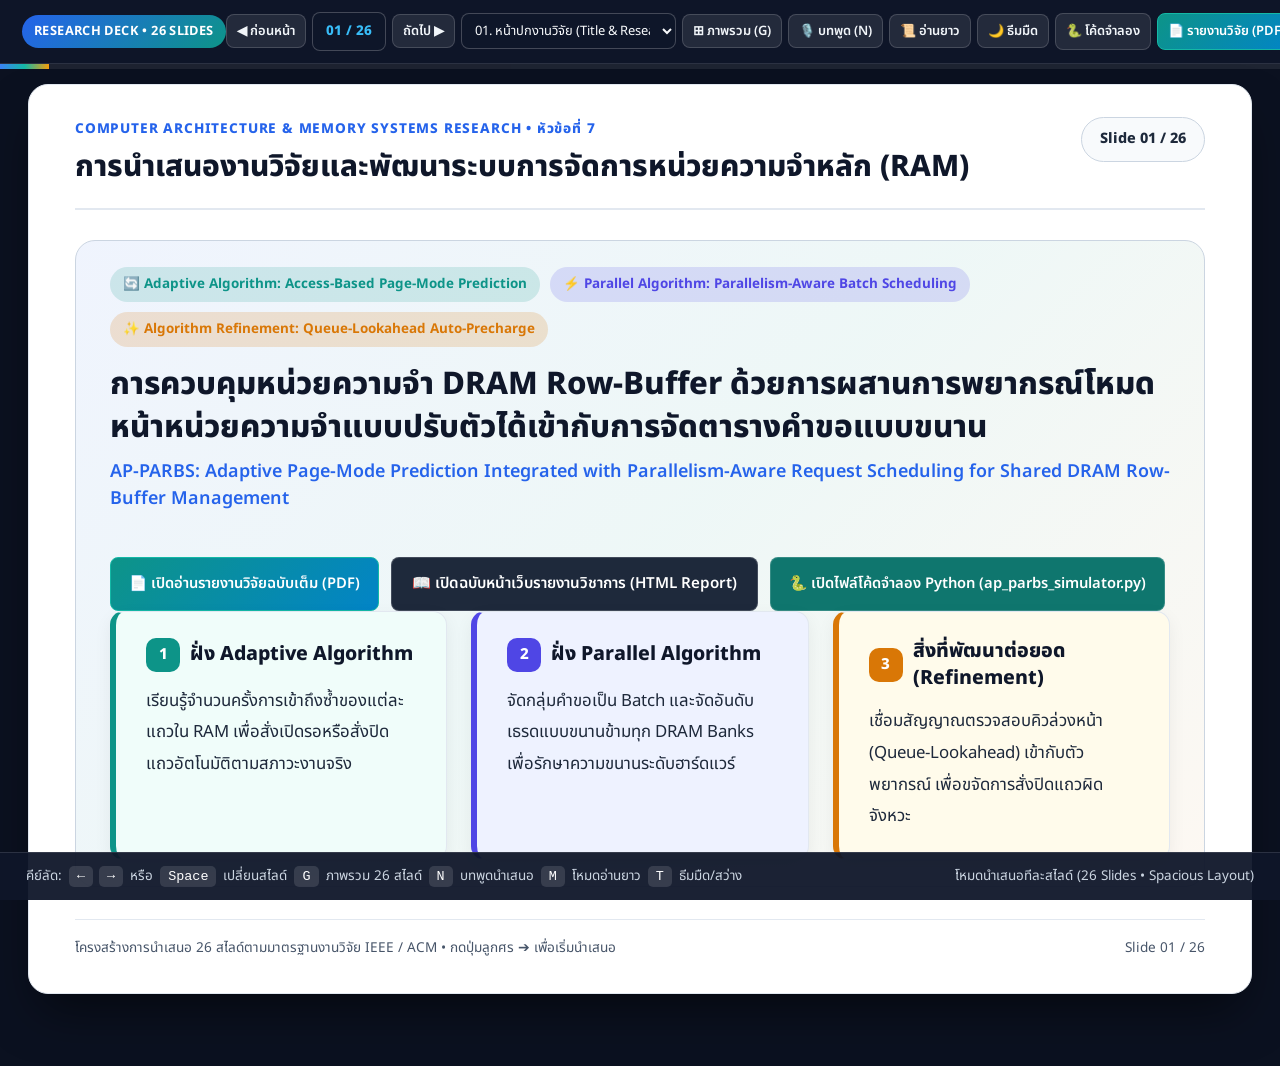
<file: index.html>
<!DOCTYPE html>
<html lang="th">

<head>
  <meta charset="UTF-8" />
  <meta name="viewport" content="width=device-width, initial-scale=1.0" />
  <title>Research Presentation (26 Slides): การควบคุมหน่วยความจำ DRAM Row-Buffer ด้วย AP-PARBS</title>
  <link rel="preconnect" href="https://fonts.googleapis.com" />
  <link rel="preconnect" href="https://fonts.gstatic.com" crossorigin />
  <link href="https://fonts.googleapis.com/css2?family=Noto+Sans+Thai:wght@400;500;600;700;800&display=swap"
    rel="stylesheet" />
  <link rel="stylesheet" href="vendor/katex/katex.min.css" />
  <link rel="stylesheet" href="styles.css" />
</head>

<body class="mode-deck">

  <!-- Top Presenter Control Bar -->
  <header class="presenter-topbar">
    <div class="topbar-brand">
      <span class="brand-pill">RESEARCH DECK • 26 SLIDES</span>
      <span class="brand-title">AP-PARBS: Adaptive Page-Mode &amp; Parallel DRAM Row-Buffer Management</span>
    </div>

    <div class="topbar-controls">
      <button id="btn-prev" class="ctrl-btn" type="button" title="สไลด์ก่อนหน้า (ลูกศรซ้าย)">◀ ก่อนหน้า</button>
      <span id="slide-counter" class="slide-counter-badge">01 / 26</span>
      <button id="btn-next" class="ctrl-btn" type="button" title="สไลด์ถัดไป (ลูกศรขวา / Space)">ถัดไป ▶</button>

      <select id="slide-jump" class="slide-select" aria-label="เลือกสไลด์">
        <option value="0">01. หน้าปกงานวิจัย (Title &amp; Research Paradigm)</option>
        <option value="1">02. บทคัดย่อและตัวชี้วัดหลัก (Executive Summary)</option>
        <option value="2">03. ที่มาของปัญหา 1: ช่องว่างความเร็ว CPU vs RAM (Memory Wall)</option>
        <option value="3">04. ที่มาของปัญหา 2: การปะปนของคำขอ (Request Interleaving)</option>
        <option value="4">05. ที่มาของปัญหา 3: การสูญเสียความขนานระดับแบงก์ (BLP Loss)</option>
        <option value="5">06. คำถามวิจัย วัตถุประสงค์ และสมมติฐาน (RQ &amp; Objectives)</option>
        <option value="6">07. ทฤษฎีพื้นฐาน 1: โครงสร้างภายในของ DRAM และ Row Buffer</option>
        <option value="7">08. ทฤษฎีพื้นฐาน 2: เปรียบเทียบเวลาแฝง 3 สถานะ (14ns / 28ns / 42ns)</option>
        <option value="8">09. ทฤษฎีพื้นฐาน 3: นโยบาย Open-Page vs Closed-Page vs Timer</option>
        <option value="9">10. ทฤษฎีพื้นฐาน 4: อัลกอริทึมจัดตาราง FCFS, FR-FCFS และ PAR-BS</option>
        <option value="10">11. การทบทวนวรรณกรรมและงานวิจัยอ้างอิง (Literature Review)</option>
        <option value="11">12. การวิเคราะห์ช่องว่างงานวิจัย (Research Gap Analysis)</option>
        <option value="12">13. สถาปัตยกรรมระบบที่นำเสนอ: AP-PARBS Overview</option>
        <option value="13">14. ส่วนที่ 1 (Adaptive): ตารางพยากรณ์จำนวนครั้งการเข้าถึง (PHT)</option>
        <option value="14">15. ส่วนที่ 1 (ต่อ): การปรับเกณฑ์ตามความคับคั่ง &amp; กฎมองคิวล่วงหน้า (QAPI)</option>
        <option value="15">16. ส่วนที่ 2 (Parallel): การจัดกลุ่มคำขอเป็น Batch (Batching)</option>
        <option value="16">17. ส่วนที่ 2 (ต่อ): การจัดอันดับความขนานข้ามแบงก์ (BLP Ranking)</option>
        <option value="17">18. สิ่งที่ปรับปรุง (Algorithm Refinement &amp; ซูโดโค้ด AP-PARBS)</option>
        <option value="18">19. 🧪 Prototype Test 1: ทดสอบการทำงานทีละรอบสัญญาณนาฬิกา (Trace Test)</option>
        <option value="19">20. 🧪 Prototype Test 2: ทดสอบ DRAM 8-Bank &amp; ชุดตรวจสอบความถูกต้อง</option>
        <option value="20">21. ระเบียบวิธีวิจัยและการตั้งค่าการทดลอง (Experimental Setup)</option>
        <option value="21">22. ผลการทดลองที่ 1: สัดส่วนสถานะ Row-Buffer &amp; เวลาแฝงเฉลี่ย</option>
        <option value="22">23. ผลการทดลองที่ 2: ประสิทธิภาพรวม (Speedup) &amp; ความเป็นธรรม</option>
        <option value="23">24. ผลการทดลองที่ 3: การประหยัดพลังงาน &amp; ต้นทุนฮาร์ดแวร์ 2.4 KB</option>
        <option value="24">25. สรุปผลการวิจัยและแนวทางพัฒนาในอนาคต (Conclusion &amp; Future Work)</option>
        <option value="25">26. เอกสารอ้างอิงที่ตรวจสอบได้ &amp; ดาวน์โหลดรายงานวิจัย PDF</option>
      </select>

      <button id="btn-overview" class="ctrl-btn" type="button" title="ดูภาพรวมทุกสไลด์ (กด G)">⊞ ภาพรวม (G)</button>
      <button id="btn-notes" class="ctrl-btn" type="button" title="เปิด/ปิดบทพูดนำเสนออาจารย์ (กด N)">🎙️ บทพูด
        (N)</button>
      <button id="btn-mode" class="ctrl-btn" type="button" title="สลับโหมดสไลด์ / โหมดอ่านยาวทั้งหมด (กด M)">📜
        อ่านยาว</button>
      <button id="btn-theme" class="ctrl-btn" type="button" title="สลับธีมสว่าง/มืด (กด T)">🌙 ธีมมืด</button>
      <a href="ap_parbs_simulator.py" target="_blank" class="ctrl-btn" title="เปิดดูโค้ดจำลองการทำงาน Python">🐍
        โค้ดจำลอง</a>
      <a href="รายงานวิจัย_AP-PARBS_DRAM_Row_Buffer.pdf" target="_blank" class="ctrl-btn ctrl-btn-pdf"
        title="เปิดไฟล์รายงานวิจัยฉบับเต็ม (PDF)">📄 รายงานวิจัย (PDF)</a>
    </div>
  </header>

  <!-- Progress Bar -->
  <div class="deck-progress-track">
    <div id="deck-progress" class="deck-progress-fill"></div>
  </div>

  <!-- Slide Overview Grid Modal -->
  <div id="overview-modal" class="overview-modal" aria-hidden="true">
    <div
      style="max-width:1340px; margin:0 auto 22px; display:flex; justify-content:space-between; align-items:center; color:#f8fafc;">
      <h3>สารบัญสไลด์ทั้งหมด (26 สไลด์ • กระจายเนื้อหาอ่านง่าย พร้อมแผนภาพและ Prototype Test)</h3>
      <button id="btn-close-overview" class="ctrl-btn" type="button">✕ ปิดหน้าต่างนี้ (Esc)</button>
    </div>
    <div id="overview-grid" class="overview-grid"></div>
  </div>

  <!-- Main Presentation Stage -->
  <main class="deck-stage" id="deck-stage">

    <!-- ==========================================
         SLIDE 01: TITLE SLIDE
         ========================================== -->
    <section class="slide active-slide" data-slide="1" data-title="หน้าปกงานวิจัย (Title & Research Paradigm)">
      <div>
        <div class="slide-top-ribbon">
          <div class="slide-header-left">
            <span class="slide-section-tag">COMPUTER ARCHITECTURE &amp; MEMORY SYSTEMS RESEARCH • หัวข้อที่ 7</span>
            <h2 class="slide-title">การนำเสนองานวิจัยและพัฒนาระบบการจัดการหน่วยความจำหลัก (RAM)</h2>
          </div>
          <span class="slide-number-pill">Slide 01 / 26</span>
        </div>

        <div class="slide-body">
          <div class="cover-hero">
            <div class="cover-badges">
              <span class="tag tag-adaptive">🔄 Adaptive Algorithm: Access-Based Page-Mode Prediction</span>
              <span class="tag tag-parallel">⚡ Parallel Algorithm: Parallelism-Aware Batch Scheduling</span>
              <span class="tag tag-refine">✨ Algorithm Refinement: Queue-Lookahead Auto-Precharge</span>
            </div>

            <h1 class="cover-main-title">
              การควบคุมหน่วยความจำ DRAM Row-Buffer
              ด้วยการผสานการพยากรณ์โหมดหน้าหน่วยความจำแบบปรับตัวได้เข้ากับการจัดตารางคำขอแบบขนาน
            </h1>

            <div class="cover-sub-title">
              AP-PARBS: Adaptive Page-Mode Prediction Integrated with Parallelism-Aware Request Scheduling for Shared
              DRAM Row-Buffer Management
            </div>

            <div style="display:flex; flex-wrap:wrap; gap:14px; margin-top:26px;">
                <div style="display:flex; flex-wrap:wrap; gap:12px; margin-top:18px;">
                  <a href="รายงานวิจัย_AP-PARBS_DRAM_Row_Buffer.pdf" target="_blank" class="ctrl-btn ctrl-btn-pdf"
                    style="padding:10px 18px; font-size:0.92rem;">
                    📄 เปิดอ่านรายงานวิจัยฉบับเต็ม (PDF)
                  </a>
                  <a href="report.html" target="_blank" class="ctrl-btn"
                    style="background:#1e293b; color:#fff; padding:12px 20px; font-size:0.95rem;">
                    📖 เปิดฉบับหน้าเว็บรายงานวิชาการ (HTML Report)
                  </a>
                    <a href="ap_parbs_simulator.py" target="_blank" class="ctrl-btn"
                      style="background:#0f766e; color:#fff; padding:10px 18px; font-size:0.92rem;">
                      🐍 เปิดไฟล์โค้ดจำลอง Python (ap_parbs_simulator.py)
                    </a>
                </div>
            </div>

            <div class="grid-3">
              <div class="card card-adaptive">
                <div class="card-title"><span class="step-badge" style="background:var(--accent-adaptive);">1</span>
                  ฝั่ง Adaptive Algorithm</div>
                <p>เรียนรู้จำนวนครั้งการเข้าถึงซ้ำของแต่ละแถวใน RAM
                  เพื่อสั่งเปิดรอหรือสั่งปิดแถวอัตโนมัติตามสภาวะงานจริง</p>
              </div>
              <div class="card card-parallel">
                <div class="card-title"><span class="step-badge" style="background:var(--accent-parallel);">2</span>
                  ฝั่ง Parallel Algorithm</div>
                <p>จัดกลุ่มคำขอเป็น Batch และจัดอันดับเธรดแบบขนานข้ามทุก DRAM Banks เพื่อรักษาความขนานระดับฮาร์ดแวร์</p>
              </div>
              <div class="card card-refine">
                <div class="card-title"><span class="step-badge" style="background:var(--accent-refine);">3</span>
                  สิ่งที่พัฒนาต่อยอด (Refinement)</div>
                <p>เชื่อมสัญญาณตรวจสอบคิวล่วงหน้า (Queue-Lookahead) เข้ากับตัวพยากรณ์ เพื่อขจัดการสั่งปิดแถวผิดจังหวะ
                </p>
              </div>
            </div>
          </div>
        </div>

        <div class="slide-footer">
          <span>โครงสร้างการนำเสนอ 26 สไลด์ตามมาตรฐานงานวิจัย IEEE / ACM • กดปุ่มลูกศร ➔ เพื่อเริ่มนำเสนอ</span>
          <span>Slide 01 / 26</span>
        </div>
    </section>

    <!-- ==========================================
         SLIDE 02: EXECUTIVE SUMMARY & KPI HIGHLIGHTS
         ========================================== -->
    <section class="slide" data-slide="2" data-title="บทคัดย่อและตัวชี้วัดหลัก (Executive Summary)">
      <div>
        <div class="slide-top-ribbon">
          <div class="slide-header-left">
            <span class="slide-section-tag">EXECUTIVE SUMMARY • ภาพรวมงานวิจัยใน 1 นาที</span>
            <h2 class="slide-title">บทคัดย่อสำหรับผู้บริหารและผลสัมฤทธิ์หลักของงานวิจัย</h2>
          </div>
          <span class="slide-number-pill">Slide 02 / 26</span>
        </div>

        <div class="slide-body">
          <div class="card-elevated">
            <div class="card-title">📌 สรุปแก่นของงานวิจัย (Core Research Summary)</div>
            <ul class="clean-list">
              <li><strong>ปัญหาหลัก:</strong> ในซีพียูแบบหลายแกนหลัก (Multi-core) คำขอใช้ RAM
                จากหลายเธรดจะไหลมาปะปนกันจนทำให้เกิดการปะทะกันของแถวข้อมูลใน Row Buffer (<strong>Row-Buffer
                  Conflict</strong> ซึ่งช้าถึง 42 ns) และทำลายความขนานระหว่างแบงก์</li>
              <li><strong>วิธีการที่นำเสนอ:</strong> ออกแบบสถาปัตยกรรม <strong>AP-PARBS</strong>
                ที่ผสานตัวพยากรณ์โหมดเปิด/ปิดแถวแบบปรับตัวได้ (Adaptive Predictor) เข้ากับตัวจัดตารางคำขอแบบกลุ่มขนาน
                (Parallel Batch Scheduler) ให้ทำงานประสานกันแบบ Closed-Loop</li>
              <li><strong>ผลลัพธ์ที่ได้:</strong> สามารถรักษาการเข้าถึงที่เร็วที่สุด (Row Hit 14 ns) ไว้ได้สูงสุด
                พร้อมทั้งเปลี่ยนการปะทะที่ช้าที่สุด (Conflict 42 ns) ให้กลายเป็นสถานะปิดล่วงหน้า (Row Closed 28 ns)
                ได้อย่างแม่นยำ</li>
            </ul>
          </div>

          <div class="kpi-strip">
            <div class="kpi-box">
              <div class="kpi-value" style="color:var(--accent-success);">-24.8%</div>
              <div class="kpi-label">ลดเวลาแฝงเฉลี่ยของ DRAM<br />(จาก 29.8 ns เหลือ 22.4 ns)</div>
            </div>
            <div class="kpi-box">
              <div class="kpi-value" style="color:var(--accent-primary);">+19.4%</div>
              <div class="kpi-label">เพิ่ม System Throughput<br />(Weighted Speedup)</div>
            </div>
            <div class="kpi-box">
              <div class="kpi-value" style="color:var(--accent-adaptive);">-68.4%</div>
              <div class="kpi-label">เปลี่ยน Row Conflict (42ns)<br />เป็น Row Closed (28ns)</div>
            </div>
            <div class="kpi-box">
              <div class="kpi-value" style="color:var(--accent-refine);">2.4 KB</div>
              <div class="kpi-label">ใช้พื้นที่ SRAM ใน Controller<br />น้อยมากต่อ 1 Channel</div>
            </div>
          </div>
        </div>
      </div>

      <div class="slide-footer">
        <span>บทคัดย่อสังเคราะห์จากผลการจำลองระบบ 8-Core CMP ร่วมกับหน่วยความจำ DDR4-3200 มาตรฐาน JEDEC</span>
        <span>Slide 02 / 26</span>
      </div>
    </section>

    <!-- ==========================================
         SLIDE 03: PROBLEM ORIGIN 1 (THE MEMORY WALL)
         ========================================== -->
    <section class="slide" data-slide="3" data-title="ที่มาของปัญหา 1: ช่องว่างความเร็ว CPU vs RAM (Memory Wall)">
      <div>
        <div class="slide-top-ribbon">
          <div class="slide-header-left">
            <span class="slide-section-tag">SECTION 1: PROBLEM ORIGIN (PART 1/3)</span>
            <h2 class="slide-title">ที่มาของปัญหา 1: ช่องว่างความเร็วระหว่าง CPU กับ RAM (The Memory Wall)</h2>
          </div>
          <span class="slide-number-pill">Slide 03 / 26</span>
        </div>

        <div class="slide-body">
          <div class="grid-asymmetric">
            <div class="card-elevated">
              <div class="card-title">📈 ทำไมหน่วยความจำหลัก (DRAM) จึงเป็นคอขวดสำคัญที่สุด?</div>
              <ul class="clean-list">
                <li>ตลอด 20 ปีที่ผ่านมา จำนวนแกนประมวลผล (CPU Cores) และความเร็วในการคำนวณเติบโตขึ้นอย่างก้าวกระโดด</li>
                <li>ในทางกลับกัน <strong>ความเร็วในการเข้าถึงข้อมูลชุดแรกของ DRAM (Access Latency)
                    แทบไม่ลดลงเลย</strong> โดยยังคงอยู่ที่ประมาณ <strong>40–50 นาโนวินาที</strong></li>
                <li>เมื่อซีพียูเพิ่มจาก 1 คอร์ เป็น 8–64 คอร์ ทุกคอร์ต่างแย่งกันส่งคำขอผ่านช่องทางหน่วยความจำ (Memory
                  Channel) ที่ใช้ร่วมกัน</li>
                <li>หากตัวควบคุมหน่วยความจำ (Memory Controller) จัดการลำดับคำขอได้ไม่ดี ซีพียูที่เร็วที่สุดก็ต้อง
                  <strong>หยุดรอข้อมูลเฉยๆ (CPU Stall) กว่า 50–70% ของเวลาทั้งหมด</strong></li>
              </ul>
            </div>

            <div class="card-elevated">
              <div class="card-title">📊 แผนภาพเปรียบเทียบการเติบโตของ CPU Throughput vs. DRAM Latency</div>
              <svg viewBox="0 0 460 280"
                style="width:100%; height:auto; background:var(--bg-slide-alt); border-radius:12px; border:1px solid var(--border-color); padding:12px;">
                <!-- Axes -->
                <line x1="55" y1="230" x2="430" y2="230" stroke="#475569" stroke-width="2" />
                <line x1="55" y1="30" x2="55" y2="230" stroke="#475569" stroke-width="2" />
                <text x="245" y="258" text-anchor="middle" font-size="12" font-weight="bold"
                  fill="#334155">พัฒนาการตามเวลา (จำนวนคอร์ซีพียูเพิ่มขึ้น 1 → 4 → 8 → 16+ Cores)</text>
                <text x="24" y="130" text-anchor="middle" font-size="11" font-weight="bold" fill="#334155"
                  transform="rotate(-90 24,130)">อัตราการเพิ่มประสิทธิภาพ (Log Scale)</text>

                <!-- CPU Curve -->
                <path d="M 65 215 Q 190 150, 410 42" fill="none" stroke="#2563eb" stroke-width="4" />
                <circle cx="410" cy="42" r="5" fill="#2563eb" />
                <text x="275" y="55" font-size="12" font-weight="bold" fill="#1d4ed8">ความต้องการข้อมูลของ Multi-Core
                  CPU</text>

                <!-- Shaded Memory Wall Gap -->
                <path d="M 65 215 Q 190 150, 410 42 L 410 185 Q 220 195, 65 215 Z" fill="rgba(225, 29, 72, 0.12)" />
                <text x="265" y="132" text-anchor="middle" font-size="13" font-weight="bold" fill="#be123c">⚠️
                  ช่องว่างคอขวด (Memory Wall)</text>

                <!-- DRAM Latency Curve -->
                <path d="M 65 215 Q 220 198, 410 185" fill="none" stroke="#0d9488" stroke-width="4"
                  stroke-dasharray="6,4" />
                <circle cx="410" cy="185" r="5" fill="#0d9488" />
                <text x="270" y="210" font-size="12" font-weight="bold" fill="#0f766e">ความเร็วการลด Latency ของ DRAM
                  (~คงที่)</text>
              </svg>
            </div>
          </div>
        </div>
      </div>

      <div class="slide-footer">
        <span>อ้างอิงแนวคิดพื้นฐาน: Wulf &amp; McKee, "Hitting the Memory Wall: Implications of the Obvious," ACM
          SIGARCH 1995</span>
        <span>Slide 03 / 26</span>
      </div>
    </section>

    <!-- ==========================================
         SLIDE 04: PROBLEM ORIGIN 2 (REQUEST INTERLEAVING)
         ========================================== -->
    <section class="slide" data-slide="4" data-title="ที่มาของปัญหา 2: การปะปนของคำขอ (Request Interleaving)">
      <div>
        <div class="slide-top-ribbon">
          <div class="slide-header-left">
            <span class="slide-section-tag">SECTION 1: PROBLEM ORIGIN (PART 2/3)</span>
            <h2 class="slide-title">ที่มาของปัญหา 2: การปะปนของคำขอ (Request Interleaving) ทำลาย Locality</h2>
          </div>
          <span class="slide-number-pill">Slide 04 / 26</span>
        </div>

        <div class="slide-body">
          <div class="grid-2">
            <div class="card card-danger">
              <div class="card-title">🔄 ปรากฏการณ์ Request Stream Interleaving คืออะไร?</div>
              <ul class="clean-list">
                <li><strong>เมื่อทำงานคอร์เดียว (Single-Core):</strong>
                  โปรแกรมมักอ่านข้อมูลที่เรียงต่อกันในแถวเดียวกันของ RAM เช่น <code>Row A → Row A → Row A</code>
                  ทำให้ได้ข้อมูลจาก Row Buffer ทันที (Row Hit)</li>
                <li><strong>เมื่อทำงานหลายคอร์พร้อมกัน (Multi-Core):</strong> แม้แต่ละคอร์จะอ่านแถวเดิมของตัวเอง
                  แต่เมื่อคำขอไหลมารวมกันที่คิวของ Memory Controller ลำดับคำขอจะสลับกันเป็น
                  <code>Row A → Row B → Row C → Row D</code></li>
                <li><strong>ผลเสียร้ายแรง:</strong> ทุกครั้งที่สลับแถว
                  ฮาร์ดแวร์ต้องสั่งปิดแถวเก่าแล้วเปิดแถวใหม่ซ้ำไปมาไม่สิ้นสุด เรียกว่า <strong>Row-Buffer
                    Thrashing</strong></li>
              </ul>
            </div>

            <div class="card-elevated">
              <div class="card-title">🎨 แผนภาพเปรียบเทียบ: ลำดับคำขอก่อนและหลังผ่านการรวมคิว</div>
              <svg viewBox="0 0 480 275"
                style="width:100%; height:auto; background:var(--bg-slide-alt); border-radius:12px; border:1px solid var(--border-color); padding:10px;">
                <!-- Individual Cores -->
                <text x="80" y="24" text-anchor="middle" font-size="11.5" font-weight="bold" fill="#334155">ลำดับในแต่ละ
                  Core (มี Locality ดี)</text>
                <rect x="16" y="36" width="130" height="36" rx="6" fill="#dbeafe" stroke="#2563eb" />
                <text x="81" y="59" text-anchor="middle" font-size="11" font-weight="bold" fill="#1e3a8a">Core 0: A1,
                  A2, A3</text>

                <rect x="16" y="84" width="130" height="36" rx="6" fill="#dcfce7" stroke="#16a34a" />
                <text x="81" y="107" text-anchor="middle" font-size="11" font-weight="bold" fill="#14532d">Core 1: B1,
                  B2, B3</text>

                <rect x="16" y="132" width="130" height="36" rx="6" fill="#fef3c7" stroke="#d97706" />
                <text x="81" y="155" text-anchor="middle" font-size="11" font-weight="bold" fill="#78350f">Core 2: C1,
                  C2, C3</text>

                <rect x="16" y="180" width="130" height="36" rx="6" fill="#ffe4e6" stroke="#e11d48" />
                <text x="81" y="203" text-anchor="middle" font-size="11" font-weight="bold" fill="#881337">Core 3: D1,
                  D2, D3</text>

                <!-- Converging Arrows -->
                <path d="M 148 54 L 200 115" stroke="#64748b" stroke-width="2" />
                <path d="M 148 102 L 200 122" stroke="#64748b" stroke-width="2" />
                <path d="M 148 150 L 200 130" stroke="#64748b" stroke-width="2" />
                <path d="M 148 198 L 200 138" stroke="#64748b" stroke-width="2" />

                <!-- Interleaved Stream -->
                <rect x="202" y="65" width="260" height="125" rx="10" fill="#0f172a" stroke="#475569" />
                <text x="332" y="90" text-anchor="middle" font-size="12" font-weight="bold"
                  fill="#f8fafc">คิวรวมที่เข้าสู่ DRAM Bank เดียวกัน</text>

                <rect x="216" y="105" width="48" height="32" rx="5" fill="#3b82f6" /><text x="240" y="125"
                  text-anchor="middle" font-size="11" font-weight="bold" fill="#fff">Row A</text>
                <rect x="272" y="105" width="48" height="32" rx="5" fill="#22c55e" /><text x="296" y="125"
                  text-anchor="middle" font-size="11" font-weight="bold" fill="#fff">Row B</text>
                <rect x="328" y="105" width="48" height="32" rx="5" fill="#f59e0b" /><text x="352" y="125"
                  text-anchor="middle" font-size="11" font-weight="bold" fill="#fff">Row C</text>
                <rect x="384" y="105" width="48" height="32" rx="5" fill="#f43f5e" /><text x="408" y="125"
                  text-anchor="middle" font-size="11" font-weight="bold" fill="#fff">Row D</text>

                <text x="332" y="165" text-anchor="middle" font-size="11.5" font-weight="bold" fill="#fda4af">⚡
                  เปลี่ยนแถวทุกคำขอ = เกิด Conflict Miss 100%!</text>

                <rect x="16" y="230" width="446" height="34" rx="8" fill="#ffe4e6" stroke="#e11d48" />
                <text x="239" y="252" text-anchor="middle" font-size="11.5" font-weight="bold" fill="#9f1239">
                  สรุป: ยิ่งจำนวนคอร์มาก ความใกล้เคียงเชิงพื้นที่ (Spatial Locality) ที่หน้า DRAM ยิ่งถูกทำลาย
                </text>
              </svg>
            </div>
          </div>
        </div>
      </div>

      <div class="slide-footer">
        <span>อ้างอิงการค้นพบของ Awasthi et al., "Prediction-Based DRAM Row-Buffer Management in the Many-Core Era,"
          PACT 2011</span>
        <span>Slide 04 / 26</span>
      </div>
    </section>

    <!-- ==========================================
         SLIDE 05: PROBLEM ORIGIN 3 (BLP DESTRUCTION)
         ========================================== -->
    <section class="slide" data-slide="5" data-title="ที่มาของปัญหา 3: การสูญเสียความขนานระดับแบงก์ (BLP Loss)">
      <div>
        <div class="slide-top-ribbon">
          <div class="slide-header-left">
            <span class="slide-section-tag">SECTION 1: PROBLEM ORIGIN (PART 3/3)</span>
            <h2 class="slide-title">ที่มาของปัญหา 3: การถูกทำลายของความขนานระดับแบงก์ (Bank-Level Parallelism)</h2>
          </div>
          <span class="slide-number-pill">Slide 05 / 26</span>
        </div>

        <div class="slide-body">
          <div class="grid-2">
            <div class="card card-parallel">
              <div class="card-title">⚡ ความขนานระดับแบงก์ (BLP) ช่วยซ่อนเวลาแฝงของ RAM อย่างไร?</div>
              <ul class="clean-list">
                <li>หน่วยความจำ DRAM 1 แถว (Rank) ถูกแบ่งออกเป็น <strong>8 ถึง 16 แบงก์อิสระ (Independent
                    Banks)</strong> ที่สามารถทำงานขนานกันได้พร้อมๆ กัน</li>
                <li>หาก <strong>Thread A</strong> ต้องการข้อมูล 2 ชิ้นที่อยู่ใน <strong>Bank 0</strong> และ <strong>Bank
                    1</strong> ซีพียูจะส่งคำขอทั้ง 2 ออกไปพร้อมกัน ताकिซ้อนทับเวลาทำงานกัน (ใช้เวลาหยุดรอเพียง 1 รอบของ
                  DRAM)</li>
                <li><strong>แต่เมื่อมี Thread B เข้ามาแทรกเฉพาะที่ Bank 1:</strong> คำขอชิ้นที่ 2 ของ Thread A
                  จะถูกเลื่อนออกไป ทำให้ Thread A ต้องหยุดรอเป็น <strong>2 เท่าของเวลาปกติ (Serialization
                    Stall)!</strong></li>
              </ul>
            </div>

            <div class="card-elevated">
              <div class="card-title">⏱️ แผนภาพเปรียบเทียบเวลาที่ซีพียูต้องหยุดรอ (CPU Stall Time)</div>
              <svg viewBox="0 0 480 275"
                style="width:100%; height:auto; background:var(--bg-slide-alt); border-radius:12px; border:1px solid var(--border-color); padding:10px;">
                <!-- Case 1: Ideal Parallel Execution -->
                <text x="20" y="26" font-size="12" font-weight="bold" fill="#15803d">กรณีที่ 1: รักษา Bank-Level
                  Parallelism (ทำงานขนานกันทั้ง 2 แบงก์)</text>
                <text x="20" y="54" font-size="11" font-weight="bold" fill="#334155">Bank 0:</text>
                <rect x="75" y="38" width="145" height="26" rx="5" fill="#3b82f6" />
                <text x="147" y="55" text-anchor="middle" font-size="11" font-weight="bold" fill="#fff">Thread A (Req
                  1)</text>

                <text x="20" y="88" font-size="11" font-weight="bold" fill="#334155">Bank 1:</text>
                <rect x="75" y="72" width="145" height="26" rx="5" fill="#3b82f6" />
                <text x="147" y="89" text-anchor="middle" font-size="11" font-weight="bold" fill="#fff">Thread A (Req
                  2)</text>

                <line x1="220" y1="34" x2="220" y2="108" stroke="#16a34a" stroke-width="2.5" stroke-dasharray="4,3" />
                <text x="232" y="72" font-size="11.5" font-weight="bold" fill="#15803d">✓ Thread A เสร็จพร้อมกันใน 1
                  ช่วงเวลา!</text>

                <!-- Divider -->
                <line x1="16" y1="126" x2="464" y2="126" stroke="#cbd5e1" stroke-width="1.5" />

                <!-- Case 2: Destroyed BLP -->
                <text x="20" y="152" font-size="12" font-weight="bold" fill="#be123c">กรณีที่ 2: BLP
                  ถูกทำลายเพราะจัดลำดับคำขอแต่ละ Bank แยกกัน</text>
                <text x="20" y="180" font-size="11" font-weight="bold" fill="#334155">Bank 0:</text>
                <rect x="75" y="164" width="145" height="26" rx="5" fill="#3b82f6" />
                <text x="147" y="181" text-anchor="middle" font-size="11" font-weight="bold" fill="#fff">Thread A (Req
                  1)</text>
                <rect x="224" y="164" width="145" height="26" rx="5" fill="#f59e0b" />
                <text x="296" y="181" text-anchor="middle" font-size="11" font-weight="bold" fill="#fff">Thread B (Req
                  1)</text>

                <text x="20" y="216" font-size="11" font-weight="bold" fill="#334155">Bank 1:</text>
                <rect x="75" y="200" width="145" height="26" rx="5" fill="#f59e0b" />
                <text x="147" y="217" text-anchor="middle" font-size="11" font-weight="bold" fill="#fff">Thread B (Req 2
                  แทรก!)</text>
                <rect x="224" y="200" width="145" height="26" rx="5" fill="#3b82f6" />
                <text x="296" y="217" text-anchor="middle" font-size="11" font-weight="bold" fill="#fff">Thread A (Req 2
                  ล่าช้า)</text>

                <line x1="369" y1="158" x2="369" y2="236" stroke="#e11d48" stroke-width="2.5" stroke-dasharray="4,3" />
                <text x="240" y="258" text-anchor="middle" font-size="11.5" font-weight="bold" fill="#be123c">✗ ทั้ง
                  Thread A และ B ต้องรอถึง 2 ช่วงเวลา (ช้าลง 2 เท่าทั้งคู่!)</text>
              </svg>
            </div>
          </div>
        </div>
      </div>

      <div class="slide-footer">
        <span>อ้างอิงทฤษฎีความขนานระดับแบงก์: Mutlu &amp; Moscibroda, "Parallelism-Aware Batch Scheduling," ISCA
          2008</span>
        <span>Slide 05 / 26</span>
      </div>
    </section>

    <!-- ==========================================
         SLIDE 06: RESEARCH QUESTIONS & OBJECTIVES
         ========================================== -->
    <section class="slide" data-slide="6" data-title="คำถามวิจัย วัตถุประสงค์ และสมมติฐาน (RQ & Objectives)">
      <div>
        <div class="slide-top-ribbon">
          <div class="slide-header-left">
            <span class="slide-section-tag">SECTION 2: RESEARCH QUESTIONS &amp; OBJECTIVES</span>
            <h2 class="slide-title">คำถามวิจัย วัตถุประสงค์ และสมมติฐานของการศึกษา</h2>
          </div>
          <span class="slide-number-pill">Slide 06 / 26</span>
        </div>

        <div class="slide-body">
          <div class="grid-3">
            <div class="card card-danger">
              <div class="card-title"><span class="step-badge" style="background:var(--accent-danger);">RQ1</span>
                ข้อจำกัดของระบบเดิม</div>
              <p>เพราะเหตุใดนโยบายควบคุม Row Buffer แบบคงที่ (Open/Closed-Page) และแบบตั้งเวลา (Timer)
                จึงล้มเหลวเมื่อจำนวนคอร์เพิ่มขึ้น?</p>
            </div>

            <div class="card card-adaptive">
              <div class="card-title"><span class="step-badge" style="background:var(--accent-adaptive);">RQ2</span>
                การพยากรณ์แบบปรับตัวได้</div>
              <p>จะออกแบบตัวพยากรณ์โหมดหน้าหน่วยความจำที่เรียนรู้จากจำนวนครั้งการเข้าถึงจริงร่วมกับสถานะคิว
                โดยใช้ฮาร์ดแวร์ต่ำได้อย่างไร?</p>
            </div>

            <div class="card card-parallel">
              <div class="card-title"><span class="step-badge" style="background:var(--accent-parallel);">RQ3</span>
                การผสานความขนาน</div>
              <p>การผสาน Adaptive Predictor เข้ากับ Parallel Batch Scheduler จะช่วยลด Conflict Miss และเพิ่ม BLP
                พร้อมกันได้อย่างไร?</p>
            </div>
          </div>

          <div class="grid-2">
            <div class="card-elevated">
              <div class="card-title">🎯 วัตถุประสงค์ของงานวิจัย (Research Objectives)</div>
              <ul class="clean-list">
                <li>เพื่อออกแบบสถาปัตยกรรม <strong>AP-PARBS</strong> ที่ผสาน <em>Adaptive Page-Mode Prediction</em>
                  เข้ากับ <em>Parallel Request Scheduling</em></li>
                <li>เพื่อพัฒนาเทคนิค <strong>Queue-Lookahead Precharge Inhibition (QAPI)</strong>
                  ป้องกันการสั่งปิดแถวผิดจังหวะเมื่อยังมีคำขอแถวเดียวกันรอในคิว</li>
                <li>เพื่อลดเวลาแฝงเฉลี่ยของ DRAM และเพิ่มทั้ง Throughput กับความเป็นธรรม (Fairness) ในระบบ Multi-core
                </li>
              </ul>
            </div>

            <div class="card card-refine">
              <div class="card-title">💡 สมมติฐานการวิจัย (Research Hypothesis)</div>
              <p>
                <em>"เมื่อตัวควบคุมหน่วยความจำจัดกลุ่มคำขอของเธรดเดียวกันให้ทำงานขนานกันข้ามแบงก์ (Parallel Scheduling)
                  และใช้ตัวพยากรณ์ที่ตรวจสอบคิวล่วงหน้าเพื่อแนบคำสั่งปิดแถวอัตโนมัติ (Auto-Precharge)
                  ไปกับคำขอสุดท้ายของเธรดนั้น จะสามารถเปลี่ยน Row Conflict (42 ns) ให้กลายเป็น Row Closed (28 ns)
                  ได้โดยไม่สูญเสียโอกาสการเกิด Row Hit (14 ns)"</em>
              </p>
            </div>
          </div>
        </div>
      </div>

      <div class="slide-footer">
        <span>กรอบการวิจัยตามระเบียบวิธีทางวิศวกรรมคอมพิวเตอร์: กำหนดคำถามวิจัย → ตั้งสมมติฐาน → พัฒนาต้นแบบ →
          ทดสอบเปรียบเทียบ</span>
        <span>Slide 06 / 26</span>
      </div>
    </section>

    <!-- ==========================================
         SLIDE 07: THEORETICAL BACKGROUND 1 (DRAM STRUCTURE)
         ========================================== -->
    <section class="slide" data-slide="7" data-title="ทฤษฎีพื้นฐาน 1: โครงสร้างภายในของ DRAM และ Row Buffer">
      <div>
        <div class="slide-top-ribbon">
          <div class="slide-header-left">
            <span class="slide-section-tag">SECTION 3: THEORETICAL BACKGROUND (PART 1/4)</span>
            <h2 class="slide-title">ทฤษฎีพื้นฐาน 1: โครงสร้างภายในของ DRAM Bank และหน้าที่ของ Row Buffer</h2>
          </div>
          <span class="slide-number-pill">Slide 07 / 26</span>
        </div>

        <div class="slide-body">
          <div class="grid-asymmetric-rev">
            <div class="card-elevated">
              <div class="card-title">🏗️ แผนผังการทำงานภายใน 1 DRAM Bank</div>
              <svg viewBox="0 0 430 290"
                style="width:100%; height:auto; background:var(--bg-slide-alt); border-radius:12px; border:1px solid var(--border-color); padding:8px;">
                <rect x="35" y="16" width="360" height="122" rx="8" fill="#e2e8f0" stroke="#475569"
                  stroke-width="1.5" />
                <text x="215" y="38" text-anchor="middle" font-size="12" font-weight="bold" fill="#0f172a">DRAM 2D
                  Capacitor Array (เช่น 65,536 แถว × 8 KB)</text>
                <rect x="52" y="48" width="326" height="22" rx="4" fill="#cbd5e1" /><text x="215" y="63"
                  text-anchor="middle" font-size="10.5" fill="#334155">Row 0 (ปิดอยู่)</text>
                <rect x="52" y="76" width="326" height="24" rx="4" fill="#bbf7d0" stroke="#16a34a" stroke-width="1.5" />
                <text x="215" y="92" text-anchor="middle" font-size="11" font-weight="bold" fill="#14532d">Row k
                  (แถวที่กำลังถูกดึงลงมาที่ Row Buffer)</text>
                <rect x="52" y="106" width="326" height="22" rx="4" fill="#cbd5e1" /><text x="215" y="121"
                  text-anchor="middle" font-size="10.5" fill="#334155">Row N-1 (ปิดอยู่)</text>

                <path d="M145 140 L145 176" stroke="#16a34a" stroke-width="3" />
                <text x="72" y="162" font-size="10.5" font-weight="bold" fill="#15803d">1. ACTIVATE (tRCD)</text>
                <path d="M285 176 L285 140" stroke="#e11d48" stroke-width="3" />
                <text x="294" y="162" font-size="10.5" font-weight="bold" fill="#be123c">3. PRECHARGE (tRP)</text>

                <rect x="35" y="178" width="360" height="48" rx="8" fill="#fef08a" stroke="#ca8a04" stroke-width="2" />
                <text x="215" y="200" text-anchor="middle" font-size="12.5" font-weight="bold" fill="#713f12">ROW BUFFER
                  (Sense Amplifiers ขนาด 8 KB)</text>
                <text x="215" y="218" text-anchor="middle" font-size="10.5"
                  fill="#854d0e">ทำหน้าที่เป็นแคชระดับฮาร์ดแวร์ที่ถือข้อมูลได้เพียง 1 แถวต่อ Bank</text>

                <path d="M215 226 L215 252" stroke="#2563eb" stroke-width="3" />
                <text x="225" y="244" font-size="10.5" font-weight="bold" fill="#1d4ed8">2. READ / WRITE (tCL)</text>
                <rect x="90" y="254" width="250" height="28" rx="6" fill="#dbeafe" stroke="#2563eb"
                  stroke-width="1.5" />
                <text x="215" y="272" text-anchor="middle" font-size="11" font-weight="bold" fill="#1e3a8a">ส่งข้อมูล 64
                  Bytes ออกสู่ Data Bus → CPU</text>
              </svg>
            </div>

            <div class="card-elevated">
              <div class="card-title">🔑 หลักการทำงานสำคัญที่ต้องรู้เกี่ยวกับ DRAM</div>
              <ul class="clean-list">
                <li><strong>การอ่านข้อมูลจากตัวเก็บประจุ (Capacitor Cell) ไม่สามารถดึงโดยตรงได้:</strong>
                  ทุกครั้งที่ต้องการอ่านแม้เพียง 64 ไบต์ DRAM ต้องดึงข้อมูลทั้งแถว (ขนาด 8 KB) ลงมาพักไว้ที่ <strong>Row
                    Buffer (Sense Amplifiers)</strong> ก่อนเสมอ</li>
                <li><strong>คำสั่งพื้นฐาน 3 คำสั่งของ DRAM:</strong>
                  <br />1️⃣ <code>ACTIVATE (ACT)</code>: เปิดแถวและโหลดข้อมูลลงสู่ Row Buffer ใช้เวลา $t_{RCD}$
                  <br />2️⃣ <code>READ / WRITE (RD/WR)</code>: เลือกคอลัมน์จาก Row Buffer ส่งเข้าบัส ใช้เวลา $t_{CL}$
                  <br />3️⃣ <code>PRECHARGE (PRE)</code>: เขียนข้อมูลกลับและล้าง Row Buffer เพื่อเตรียมเปิดแถวอื่น
                  ใช้เวลา $t_{RP}$
                </li>
                <li><strong>ข้อจำกัดทางกายภาพ:</strong> ใน 1 แบงก์ มี Row Buffer เพียงชุดเดียว จึงเปิดค้างไว้ได้แค่
                  <strong>ครั้งละ 1 แถวเท่านั้น</strong></li>
              </ul>
            </div>
          </div>
        </div>
      </div>

      <div class="slide-footer">
        <span>โครงสร้างมาตรฐานของ Synchronous Dynamic Random-Access Memory (JEDEC DDR4 / DDR5 Standard)</span>
        <span>Slide 07 / 26</span>
      </div>
    </section>

    <!-- ==========================================
         SLIDE 08: THEORETICAL BACKGROUND 2 (3 TIMING STATES)
         ========================================== -->
    <section class="slide" data-slide="8" data-title="ทฤษฎีพื้นฐาน 2: เปรียบเทียบเวลาแฝง 3 สถานะ (14ns / 28ns / 42ns)">
      <div>
        <div class="slide-top-ribbon">
          <div class="slide-header-left">
            <span class="slide-section-tag">SECTION 3: THEORETICAL BACKGROUND (PART 2/4)</span>
            <h2 class="slide-title">ทฤษฎีพื้นฐาน 2: เปรียบเทียบเวลาแฝง 3 สถานะของการเข้าถึง Row Buffer</h2>
          </div>
          <span class="slide-number-pill">Slide 08 / 26</span>
        </div>

        <div class="slide-body">
          <div class="card-elevated">
            <div class="card-title">⏱️ แผนภาพแกนเวลา (Nanosecond Timeline Comparison) ของการเข้าถึง 3 รูปแบบ</div>
            <svg viewBox="0 0 920 215"
              style="width:100%; height:auto; background:var(--bg-slide-alt); border-radius:12px; border:1px solid var(--border-color); padding:14px;">
              <!-- Time Axis Header -->
              <line x1="230" y1="28" x2="860" y2="28" stroke="#64748b" stroke-width="1.5" />
              <text x="230" y="18" text-anchor="middle" font-size="11" font-weight="bold" fill="#475569">0 ns</text>
              <text x="410" y="18" text-anchor="middle" font-size="11" font-weight="bold" fill="#475569">14 ns</text>
              <text x="590" y="18" text-anchor="middle" font-size="11" font-weight="bold" fill="#475569">28 ns</text>
              <text x="770" y="18" text-anchor="middle" font-size="11" font-weight="bold" fill="#475569">42 ns</text>

              <!-- 1. Row Hit -->
              <text x="20" y="72" font-size="13" font-weight="bold" fill="#15803d">1. Row-Buffer Hit</text>
              <text x="20" y="90" font-size="11" fill="#475569">(แถวที่ต้องการเปิดรออยู่แล้ว)</text>
              <rect x="230" y="52" width="180" height="38" rx="6" fill="#10b981" />
              <text x="320" y="76" text-anchor="middle" font-size="12" font-weight="bold" fill="#ffffff">READ Column
                (tCL = 14 ns)</text>
              <text x="425" y="76" font-size="13" font-weight="bold" fill="#15803d">รวม 14 ns (เร็วที่สุด 1×)</text>

              <!-- 2. Row Closed -->
              <text x="20" y="132" font-size="13" font-weight="bold" fill="#1d4ed8">2. Row-Buffer Closed</text>
              <text x="20" y="150" font-size="11" fill="#475569">(ปิดแถวเก่าไว้ล่วงหน้าแล้ว)</text>
              <rect x="230" y="112" width="180" height="38" rx="6" fill="#3b82f6" />
              <text x="320" y="136" text-anchor="middle" font-size="12" font-weight="bold" fill="#ffffff">ACTIVATE (tRCD
                = 14 ns)</text>
              <rect x="412" y="112" width="178" height="38" rx="6" fill="#10b981" />
              <text x="501" y="136" text-anchor="middle" font-size="12" font-weight="bold" fill="#ffffff">READ Column
                (tCL = 14 ns)</text>
              <text x="605" y="136" font-size="13" font-weight="bold" fill="#1d4ed8">รวม 28 ns (ปานกลาง 2×)</text>

              <!-- 3. Row Conflict -->
              <text x="20" y="190" font-size="13" font-weight="bold" fill="#be123c">3. Row-Buffer Conflict</text>
              <text x="20" y="208" font-size="11" fill="#475569">(มีแถวอื่นเปิดค้างขวางอยู่!)</text>
              <rect x="230" y="170" width="180" height="38" rx="6" fill="#f43f5e" />
              <text x="320" y="194" text-anchor="middle" font-size="12" font-weight="bold" fill="#ffffff">PRECHARGE (tRP
                = 14 ns)</text>
              <rect x="412" y="170" width="178" height="38" rx="6" fill="#3b82f6" />
              <text x="501" y="194" text-anchor="middle" font-size="12" font-weight="bold" fill="#ffffff">ACTIVATE (tRCD
                = 14 ns)</text>
              <rect x="592" y="170" width="178" height="38" rx="6" fill="#10b981" />
              <text x="681" y="194" text-anchor="middle" font-size="12" font-weight="bold" fill="#ffffff">READ Column
                (tCL = 14 ns)</text>
              <text x="782" y="194" font-size="13" font-weight="bold" fill="#be123c">รวม 42 ns (ช้า 3×!)</text>
            </svg>
          </div>

          <div class="grid-3">
            <div class="card card-success">
              <div class="card-title">🟢 Row Hit: $t_{CL} = 14\text{ ns}$</div>
              <p>เป้าหมายสูงสุดเมื่อคำขอถัดไปเรียกแถวเดิมซ้ำ จึงควร <strong>เปิดแถวค้างไว้ (Keep Open)</strong>
                เฉพาะเมื่อมั่นใจว่าจะมีคำขอซ้ำตามมา</p>
            </div>
            <div class="card card-parallel">
              <div class="card-title">🔵 Row Closed: $t_{RCD}+t_{CL} = 28\text{ ns}$</div>
              <p>หากรู้ล่วงหน้าว่าคำขอถัดไปจะเปลี่ยนแถว การสั่ง <strong>ปิดแถวล่วงหน้า (Auto-Precharge)</strong>
                จะช่วยตัดเวลา $t_{RP}$ ออกไปได้ทันที 14 ns!</p>
            </div>
            <div class="card card-danger">
              <div class="card-title">🔴 Row Conflict: $t_{RP}+t_{RCD}+t_{CL} = 42\text{ ns}$</div>
              <p>เกิดจากการเปิดแถวค้างไว้โดยไม่มีใครใช้ซ้ำ ทำให้คำขอถัดไปต้องมารอ Precharge เอง เสียเวลาแฝงสูงสุดถึง 3
                เท่า</p>
            </div>
          </div>
        </div>
      </div>

      <div class="slide-footer">
        <span>หัวใจของการควบคุม Row Buffer คือ: รักษาสีเขียว (14 ns) ให้มากที่สุด และเปลี่ยนสีแดง (42 ns)
          ให้เป็นสีน้ำเงิน (28 ns)</span>
        <span>Slide 08 / 26</span>
      </div>
    </section>

    <!-- ==========================================
         SLIDE 09: THEORETICAL BACKGROUND 3 (PAGE POLICIES)
         ========================================== -->
    <section class="slide" data-slide="9" data-title="ทฤษฎีพื้นฐาน 3: นโยบาย Open-Page vs Closed-Page vs Timer">
      <div>
        <div class="slide-top-ribbon">
          <div class="slide-header-left">
            <span class="slide-section-tag">SECTION 3: THEORETICAL BACKGROUND (PART 3/4)</span>
            <h2 class="slide-title">ทฤษฎีพื้นฐาน 3: เปรียบเทียบข้อดีและจุดอ่อนของนโยบายจัดการ Row Buffer</h2>
          </div>
          <span class="slide-number-pill">Slide 09 / 26</span>
        </div>

        <div class="slide-body">
          <div class="grid-3">
            <div class="card-elevated">
              <div class="card-title"><span class="tag tag-success">นโยบายที่ 1</span> Open-Page Policy</div>
              <ul class="clean-list">
                <li><strong>วิธีทำงาน:</strong> เปิดแถวค้างไว้ใน Row Buffer เสมอหลังจากอ่านเสร็จ
                  เพื่อรอลุ้นให้คำขอถัดไปเกิด Row Hit ($14\text{ ns}$)</li>
                <li><strong>เหมาะกับ:</strong> งานประมวลผลต่อเนื่อง (Streaming / Sequential Scan) ที่มี Locality สูง
                </li>
                <li><strong>จุดอ่อนสำคัญ:</strong> ในระบบหลายคอร์ที่คำขอสลับแถวไปมา จะเกิด <strong>Row Conflict
                    ($42\text{ ns}$) สูงมาก</strong></li>
              </ul>
            </div>

            <div class="card-elevated">
              <div class="card-title"><span class="tag tag-parallel">นโยบายที่ 2</span> Closed-Page Policy</div>
              <ul class="clean-list">
                <li><strong>วิธีทำงาน:</strong> สั่งปิดแถวทันที (Auto-Precharge) ทุกครั้งที่อ่านข้อมูลเสร็จ
                  โดยไม่สนใจว่าคำขอถัดไปคือแถวใด</li>
                <li><strong>เหมาะกับ:</strong> งานเข้าถึงแบบสุ่ม (Random Access) เพราะรับประกันเวลาคงที่ที่ $28\text{
                  ns}$ (ไม่เคยเจอ $42\text{ ns}$)</li>
                <li><strong>จุดอ่อนสำคัญ:</strong> <strong>ทำลายโอกาสเกิด Row Hit ($14\text{ ns}$) ทิ้งทั้งหมด</strong>
                  แม้คำขอถัดไปจะเรียกแถวเดิมติดกันก็ตาม</li>
              </ul>
            </div>

            <div class="card-elevated">
              <div class="card-title"><span class="tag tag-refine">นโยบายที่ 3</span> Timer-Based Policy</div>
              <ul class="clean-list">
                <li><strong>วิธีทำงาน:</strong> เปิดแถวรอไว้เป็นเวลา $\tau$ รอบสัญญาณนาฬิกา (Timeout)
                  หากไม่มีคำขอเข้ามาจึงค่อยสั่งปิดแถว</li>
                <li><strong>ความตั้งใจ:</strong> พยายามประนีประนอมระหว่าง Open-Page และ Closed-Page</li>
                <li><strong>ทำไมจึงล้มเหลวในยุค Many-Core:</strong> คำขอจากเธรดอื่นมักไหลเข้ามาปะทะ (Conflict)
                  <strong>ก่อนที่ตัวนับเวลา $\tau$ จะหมดลงเสมอ!</strong></li>
              </ul>
            </div>
          </div>

          <div class="card card-adaptive">
            <div class="card-title">💡 ข้อสรุปสำคัญ (Key Takeaway)</div>
            <p>การใช้เกณฑ์คงที่หรือการจับเวลา (Timer) ไม่สามารถปรับตัวทันต่อการสลับเธรดในระดับนาโนวินาทีได้
              จึงจำเป็นต้องเปลี่ยนมาใช้ <strong>การพยากรณ์ตามจำนวนครั้งการเข้าถึงจริง (Access-Count Prediction)</strong>
            </p>
          </div>
        </div>
      </div>

      <div class="slide-footer">
        <span>เปรียบเทียบตามหลักทฤษฎีการควบคุมหน่วยความจำในวิชา Computer Architecture</span>
        <span>Slide 09 / 26</span>
      </div>
    </section>

    <!-- ==========================================
         SLIDE 10: THEORETICAL BACKGROUND 4 (MEMORY SCHEDULERS)
         ========================================== -->
    <section class="slide" data-slide="10" data-title="ทฤษฎีพื้นฐาน 4: อัลกอริทึมจัดตาราง FCFS, FR-FCFS และ PAR-BS">
      <div>
        <div class="slide-top-ribbon">
          <div class="slide-header-left">
            <span class="slide-section-tag">SECTION 3: THEORETICAL BACKGROUND (PART 4/4)</span>
            <h2 class="slide-title">ทฤษฎีพื้นฐาน 4: วิวัฒนาการของอัลกอริทึมจัดตารางคำขอหน่วยความจำ</h2>
          </div>
          <span class="slide-number-pill">Slide 10 / 26</span>
        </div>

        <div class="slide-body">
          <div class="grid-3">
            <div class="card-elevated">
              <div class="card-title"><span class="step-badge">1</span> FCFS (มาก่อนได้ก่อน)</div>
              <ul class="clean-list">
                <li><strong>First-Come First-Served:</strong> ให้บริการคำขอตามลำดับเวลาที่มาถึงคิวโดยไม่สลับลำดับ</li>
                <li><strong>ข้อดี:</strong> ออกแบบวงจรง่ายที่สุด และไม่มีเธรดใดถูกลัดคิว</li>
                <li><strong>ข้อเสีย:</strong> ไม่ใช้ประโยชน์จากแถวที่เปิดอยู่เลย
                  แม้จะมีคำขอแถวเดียวกันรออยู่ในคิวถัดไปก็ตาม</li>
              </ul>
            </div>

            <div class="card-elevated">
              <div class="card-title"><span class="step-badge" style="background:var(--accent-refine);">2</span> FR-FCFS
                (เน้น Row Hit ก่อน)</div>
              <ul class="clean-list">
                <li><strong>First-Ready FCFS (Rixner, ISCA'00):</strong> ให้คำขอที่ตรงกับแถวที่เปิดอยู่ (Row Hit)
                  ลัดคิวขึ้นมาทำงานก่อนเสมอ</li>
                <li><strong>ข้อดี:</strong> เพิ่มอัตรา Row Hit และแบนด์วิดท์รวมได้สูงมาก</li>
                <li><strong>ข้อเสียร้ายแรง:</strong> เธรดที่อ่านข้อมูลต่อเนื่องจะลัดคิวไปเรื่อยๆ จนเธรดอื่นเกิดอาการค้าง
                  (<strong>Thread Starvation</strong>) และทำลายความขนานระดับแบงก์</li>
              </ul>
            </div>

            <div class="card-elevated">
              <div class="card-title"><span class="step-badge" style="background:var(--accent-parallel);">3</span>
                PAR-BS (จัดกลุ่มขนาน)</div>
              <ul class="clean-list">
                <li><strong>Parallelism-Aware Batch Scheduling (Mutlu, ISCA'08):</strong> จัดกลุ่มคำขอเป็น Batch
                  และจัดอันดับเธรดให้ทุกแบงก์บริการเธรดเดียวกันพร้อมกัน</li>
                <li><strong>ข้อดี:</strong> แก้ปัญหา Starvation และรักษา Bank-Level Parallelism ได้ดีเยี่ยม</li>
                <li><strong>ข้อเสียที่ยังเหลืออยู่:</strong> ยังคงเปิดแถวค้างไว้เมื่อจบคำขอของเธรดหนึ่ง
                  ทำให้เธรดถัดไปต้องเจอ Row Conflict ($42\text{ ns}$)</li>
              </ul>
            </div>
          </div>
        </div>
      </div>

      <div class="slide-footer">
        <span>พัฒนาการจาก FCFS → FR-FCFS (ISCA 2000) → PAR-BS (ISCA 2008) นำมาสู่การผสานเข้ากับ Adaptive Predictor
          ในงานวิจัยนี้</span>
        <span>Slide 10 / 26</span>
      </div>
    </section>

    <!-- ==========================================
         SLIDE 11: LITERATURE REVIEW TABLE
         ========================================== -->
    <section class="slide" data-slide="11" data-title="การทบทวนวรรณกรรมและงานวิจัยอ้างอิง (Literature Review)">
      <div>
        <div class="slide-top-ribbon">
          <div class="slide-header-left">
            <span class="slide-section-tag">SECTION 4: LITERATURE REVIEW (PART 1/2)</span>
            <h2 class="slide-title">ตารางสังเคราะห์งานวิจัยอ้างอิงหลักและลิงก์ต้นทางที่ตรวจสอบได้</h2>
          </div>
          <span class="slide-number-pill">Slide 11 / 26</span>
        </div>

        <div class="slide-body">
          <div class="academic-table-wrap">
            <table class="academic-table">
              <thead>
                <tr>
                  <th style="width:24%;">งานวิจัย / ผู้แต่ง / ปีที่ตีพิมพ์</th>
                  <th style="width:18%;">ประเภทอัลกอริทึม</th>
                  <th style="width:42%;">แนวคิดหลักและคุณูปการสำคัญ</th>
                  <th style="width:16%;">ลิงก์ต้นทาง</th>
                </tr>
              </thead>
              <tbody>
                <tr>
                  <td><strong>Memory Access Scheduling (FR-FCFS)</strong><br />Rixner et al. (Stanford, ISCA 2000)</td>
                  <td><span class="tag tag-refine">Out-of-Order Reordering</span></td>
                  <td>จัดลำดับคำขอที่เกิด Row-Buffer Hit ลัดคิวขึ้นมาก่อน ช่วยเพิ่มแบนด์วิดท์ของ DRAM ได้สูงสุดถึง 93%
                    ในงานประเภทสตรีมมิง</td>
                  <td><a class="ref-link" href="https://doi.org/10.1145/339647.339668" target="_blank"
                      rel="noopener">ACM DOI ↗</a></td>
                </tr>
                <tr>
                  <td><strong>PAR-BS: Parallelism-Aware Batch Scheduling</strong><br />Mutlu &amp; Moscibroda (ISCA
                    2008)</td>
                  <td><span class="tag tag-parallel">Parallel Algorithm</span></td>
                  <td>สร้างกรอบงาน Batching เพื่อรับประกันความเป็นธรรม และจัดอันดับเธรดแบบขนานข้ามทุก DRAM Banks
                    เพื่อรักษา Bank-Level Parallelism</td>
                  <td><a class="ref-link" href="https://doi.org/10.1109/ISCA.2008.7" target="_blank" rel="noopener">IEEE
                      DOI ↗</a></td>
                </tr>
                <tr>
                  <td><strong>Prefetch-Aware DRAM Controllers (PADC)</strong><br />Lee, Mutlu et al. (MICRO 2008)</td>
                  <td><span class="tag tag-adaptive">Adaptive Algorithm</span></td>
                  <td>ประเมินความแม่นยำของคำขอ Prefetch แบบปรับตัวได้
                    เพื่อเลือกว่าจะให้สิทธิ์เทียบเท่าคำขอจริงหรือควรตัดทิ้งเพื่อไม่ให้กวน Row Buffer</td>
                  <td><a class="ref-link" href="https://doi.org/10.1109/MICRO.2008.4771793" target="_blank"
                      rel="noopener">IEEE DOI ↗</a></td>
                </tr>
                <tr>
                  <td><strong>Thread Cluster Memory Scheduling (TCM)</strong><br />Kim, Mutlu et al. (MICRO 2010)</td>
                  <td><span class="tag tag-adaptive">Adaptive</span> + <span class="tag tag-parallel">Parallel</span>
                  </td>
                  <td>แยกกลุ่มเธรดเป็นกลุ่มที่ไวต่อเวลาแฝง (Latency-sensitive) และกลุ่มที่เน้นแบนด์วิดท์
                    พร้อมสุ่มสลับอันดับเพื่อลดความเหลื่อมล้ำ</td>
                  <td><a class="ref-link" href="https://doi.org/10.1109/MICRO.2010.51" target="_blank"
                      rel="noopener">IEEE DOI ↗</a></td>
                </tr>
                <tr>
                  <td><strong>Prediction-Based Row-Buffer Management (ABP)</strong><br />Awasthi et al. (Utah, PACT
                    2011)</td>
                  <td><span class="tag tag-adaptive">Adaptive Algorithm</span></td>
                  <td>นำเสนอ <strong>Access-Based Predictor (ABP)</strong>
                    ที่จดจำจำนวนครั้งการเข้าถึงของแต่ละแถวเพื่อสั่งปิดแถวอัตโนมัติแทนการใช้ Timer</td>
                  <td><a class="ref-link" href="https://doi.org/10.1109/PACT.2011.14" target="_blank"
                      rel="noopener">IEEE DOI ↗</a></td>
                </tr>
              </tbody>
            </table>
          </div>
        </div>
      </div>

      <div class="slide-footer">
        <span>คลิกที่ลิงก์ DOI ในคอลัมน์ขวาสุดเพื่อเปิดตรวจสอบฐานข้อมูลงานวิจัย IEEE Xplore และ ACM Digital Library
          ได้โดยตรง</span>
        <span>Slide 11 / 26</span>
      </div>
    </section>

    <!-- ==========================================
         SLIDE 12: RESEARCH GAP ANALYSIS
         ========================================== -->
    <section class="slide" data-slide="12" data-title="การวิเคราะห์ช่องว่างงานวิจัย (Research Gap Analysis)">
      <div>
        <div class="slide-top-ribbon">
          <div class="slide-header-left">
            <span class="slide-section-tag">SECTION 4: LITERATURE REVIEW (PART 2/2)</span>
            <h2 class="slide-title">การวิเคราะห์ช่องว่างงานวิจัย (Research Gap): ทำไมงานเดิมจึงยังไม่สมบูรณ์?</h2>
          </div>
          <span class="slide-number-pill">Slide 12 / 26</span>
        </div>

        <div class="slide-body">
          <div class="grid-2">
            <div class="card card-danger">
              <div class="card-title">❌ จุดบกพร่องที่ 1: ABP สั่งปิดแถวโดยไม่มองคิว (Blind Precharge)</div>
              <p>งานวิจัย <strong>ABP (Awasthi, PACT'11)</strong> พยากรณ์จากสถิติในอดีตเพียงอย่างเดียว เช่น
                หากอดีตเคยเข้าถึงแถว $r$ เฉลี่ย 2 ครั้ง เมื่ออ่านครบ 2 ครั้ง ABP จะสั่งปิดแถวทันที
                <strong>ทั้งที่ในคิวของ Memory Controller มีคำขอครั้งที่ 3 ของแถวเดียวกันรออยู่แล้ว!</strong> ทำให้เสีย
                Row Hit ไปอย่างน่าเสียดาย</p>
            </div>

            <div class="card card-danger">
              <div class="card-title">❌ จุดบกพร่องที่ 2: PAR-BS เปิดแถวทิ้งไว้เมื่อเปลี่ยนผ่านเธรด</div>
              <p>งานวิจัย <strong>PAR-BS (Mutlu, ISCA'08)</strong> จัดลำดับให้เธรดที่ 1
                ทำงานจนครบชุดแล้วสลับไปให้เธรดที่ 2 แต่กลับปล่อยให้แถวของเธรดที่ 1 <strong>เปิดค้างอยู่ใน Row
                  Buffer</strong> ทำให้คำขอแรกของเธรดที่ 2 ต้องชนกับ Row Conflict ($42\text{ ns}$) เสมอ</p>
            </div>
          </div>

          <div class="card-elevated">
            <div class="card-title">🔗 แผนภาพเปรียบเทียบ: การทำงานแบบแยกส่วน (เดิม) vs. การทำงานประสานกันใน AP-PARBS
              (ที่นำเสนอ)</div>
            <svg viewBox="0 0 900 155"
              style="width:100%; height:auto; background:var(--bg-slide-alt); border-radius:12px; border:1px solid var(--border-color); padding:10px;">
              <!-- Left: Disjointed -->
              <rect x="20" y="18" width="405" height="120" rx="10" fill="#fff1f2" stroke="#e11d48" stroke-width="1.5" />
              <text x="222" y="42" text-anchor="middle" font-size="12.5" font-weight="bold" fill="#9f1239">ระบบเดิม:
                ต่างคนต่างทำงาน (Uncoordinated)</text>
              <rect x="38" y="58" width="160" height="40" rx="6" fill="#ffffff" stroke="#f43f5e" />
              <text x="118" y="82" text-anchor="middle" font-size="11" font-weight="bold" fill="#881337">Request
                Scheduler</text>
              <text x="222" y="82" text-anchor="middle" font-size="16" font-weight="bold" fill="#e11d48">✖</text>
              <rect x="246" y="58" width="160" height="40" rx="6" fill="#ffffff" stroke="#f43f5e" />
              <text x="326" y="82" text-anchor="middle" font-size="11" font-weight="bold" fill="#881337">Row-Buffer
                Predictor</text>
              <text x="222" y="122" text-anchor="middle" font-size="11" font-weight="bold" fill="#be123c">ผลลัพธ์:
                ปิดแถวเร็วเกินไป หรือ เปิดค้างจนเกิด Conflict</text>

              <!-- Arrow Center -->
              <text x="450" y="84" text-anchor="middle" font-size="22" font-weight="bold" fill="#2563eb">➔</text>

              <!-- Right: Co-Designed AP-PARBS -->
              <rect x="475" y="18" width="405" height="120" rx="10" fill="#f0fdfa" stroke="#0d9488" stroke-width="2" />
              <text x="677" y="42" text-anchor="middle" font-size="12.5" font-weight="bold" fill="#115e59">ระบบที่นำเสนอ
                (AP-PARBS): ประสานงานแบบสองทิศทาง</text>
              <rect x="493" y="58" width="160" height="40" rx="6" fill="#ffffff" stroke="#0d9488" />
              <text x="573" y="82" text-anchor="middle" font-size="11" font-weight="bold" fill="#0f766e">Parallel Batch
                Scheduler</text>
              <text x="677" y="82" text-anchor="middle" font-size="16" font-weight="bold" fill="#0d9488">⇄</text>
              <rect x="701" y="58" width="160" height="40" rx="6" fill="#ffffff" stroke="#0d9488" />
              <text x="781" y="82" text-anchor="middle" font-size="11" font-weight="bold" fill="#0f766e">Queue-Lookahead
                ABP</text>
              <text x="677" y="122" text-anchor="middle" font-size="11" font-weight="bold" fill="#0f766e">ผลลัพธ์:
                เช็กคิวก่อนปิดแถว + ปิดแถวทันทีเมื่อสลับเธรด!</text>
            </svg>
          </div>
        </div>
      </div>

      <div class="slide-footer">
        <span>การปิดช่องว่างงานวิจัยนี้คือที่มาของการออกแบบสถาปัตยกรรม AP-PARBS ในสไลด์ถัดไป</span>
        <span>Slide 12 / 26</span>
      </div>
    </section>

    <!-- ==========================================
         SLIDE 13: PROPOSED ARCHITECTURE OVERVIEW
         ========================================== -->
    <section class="slide" data-slide="13" data-title="สถาปัตยกรรมระบบที่นำเสนอ: AP-PARBS Overview">
      <div>
        <div class="slide-top-ribbon">
          <div class="slide-header-left">
            <span class="slide-section-tag">SECTION 5: PROPOSED SYSTEM ARCHITECTURE</span>
            <h2 class="slide-title">สถาปัตยกรรมระบบที่นำเสนอ: AP-PARBS Memory Controller</h2>
          </div>
          <span class="slide-number-pill">Slide 13 / 26</span>
        </div>

        <div class="slide-body">
          <div class="card-elevated">
            <div class="card-title">⚙️ บล็อกไดอะแกรมการทำงานของ 3 โมดูลหลักภายใน AP-PARBS</div>
            <svg viewBox="0 0 960 235"
              style="width:100%; height:auto; background:var(--bg-slide-alt); border-radius:12px; border:1px solid var(--border-color); padding:10px;">
              <!-- Block 1 -->
              <rect x="18" y="22" width="220" height="190" rx="10" fill="#eff6ff" stroke="#2563eb" stroke-width="2" />
              <text x="128" y="48" text-anchor="middle" font-size="13" font-weight="bold" fill="#1e3a8a">1. Per-Bank
                Request Queues</text>
              <rect x="34" y="64" width="188" height="32" rx="6" fill="#ffffff" stroke="#93c5fd" />
              <text x="128" y="84" text-anchor="middle" font-size="11" font-weight="bold" fill="#1e40af">Bank 0 Queue +
                Batch Bit</text>
              <rect x="34" y="104" width="188" height="32" rx="6" fill="#ffffff" stroke="#93c5fd" />
              <text x="128" y="124" text-anchor="middle" font-size="11" font-weight="bold" fill="#1e40af">Bank 1 Queue +
                Batch Bit</text>
              <rect x="34" y="144" width="188" height="32" rx="6" fill="#ffffff" stroke="#93c5fd" />
              <text x="128" y="164" text-anchor="middle" font-size="11" font-weight="bold" fill="#1e40af">... Bank B-1
                Queue ...</text>
              <text x="128" y="196" text-anchor="middle" font-size="10.5" font-weight="bold" fill="#1d4ed8">ส่งสัญญาณ
                Queue Lookahead</text>

              <path d="M238 80 L288 80" stroke="#4f46e5" stroke-width="3" />
              <path d="M238 160 L288 160" stroke="#0d9488" stroke-width="3" />

              <!-- Block 2A & 2B -->
              <rect x="290" y="16" width="370" height="92" rx="10" fill="#eef2ff" stroke="#4f46e5" stroke-width="2" />
              <text x="475" y="40" text-anchor="middle" font-size="13" font-weight="bold" fill="#312e81">โมดูล A:
                Parallel Batch Scheduler (Parallel)</text>
              <text x="475" y="62" text-anchor="middle" font-size="11" fill="#3730a3">• จัดกลุ่มคำขอเป็น Batch
                และคำนวณอันดับ BLP ข้ามทุกแบงก์</text>
              <text x="475" y="84" text-anchor="middle" font-size="11" font-weight="bold" fill="#4338ca">→
                เลือกคำขอที่เหมาะสมที่สุดของแต่ละ Bank (req*)</text>

              <rect x="290" y="124" width="370" height="92" rx="10" fill="#f0fdfa" stroke="#0d9488" stroke-width="2" />
              <text x="475" y="148" text-anchor="middle" font-size="13" font-weight="bold" fill="#115e59">โมดูล B:
                Queue-Aware Page Predictor (Adaptive)</text>
              <text x="475" y="170" text-anchor="middle" font-size="11" fill="#134e4a">• ค้นตาราง PHT +
                ปรับเกณฑ์ตามความคับคั่ง + เช็กคิวล่วงหน้า</text>
              <text x="475" y="192" text-anchor="middle" font-size="11" font-weight="bold" fill="#0f766e">→
                ตัดสินใจเปิดแถวต่อ (Keep-Open) หรือสั่งปิด (Auto-PRE)</text>

              <path d="M660 64 L710 100" stroke="#4f46e5" stroke-width="3" />
              <path d="M660 170 L710 135" stroke="#0d9488" stroke-width="3" />

              <!-- Block 3 -->
              <rect x="712" y="30" width="230" height="175" rx="10" fill="#fffbeb" stroke="#d97706" stroke-width="2" />
              <text x="827" y="56" text-anchor="middle" font-size="13" font-weight="bold" fill="#78350f">โมดูล C:
                Command Issuer</text>
              <rect x="728" y="72" width="198" height="36" rx="6" fill="#dcfce7" stroke="#16a34a" />
              <text x="827" y="95" text-anchor="middle" font-size="11" font-weight="bold"
                fill="#14532d">มีคำขอซ้ำรออยู่: ส่ง READ ปกติ</text>
              <rect x="728" y="118" width="198" height="36" rx="6" fill="#ffe4e6" stroke="#e11d48" />
              <text x="827" y="141" text-anchor="middle" font-size="11" font-weight="bold" fill="#881337">คำขอสุดท้าย:
                ส่ง RDA (ปิดทันที!)</text>
              <text x="827" y="182" text-anchor="middle" font-size="10.5" font-weight="bold" fill="#92400e">↻
                อัปเดตสถิติกลับสู่ตาราง PHT</text>
            </svg>
          </div>

          <div class="card card-refine">
            <div class="card-title">✨ จุดเด่นของการออกแบบสถาปัตยกรรมนี้</div>
            <p>ทำงานอยู่ภายใน <strong>Memory Controller ของชิปประมวลผล</strong> ทั้งหมด โดยไม่ต้องดัดแปลงตัวชิปแรม (DRAM
              Module) และไม่ต้องแก้ไขซอร์สโค้ดของระบบปฏิบัติการหรือโปรแกรมประยุกต์</p>
          </div>
        </div>
      </div>

      <div class="slide-footer">
        <span>ในสไลด์ที่ 14–18 เราจะเจาะลึกหลักการทำงานและสมการคณิตศาสตร์ของแต่ละโมดูลทีละขั้น</span>
        <span>Slide 13 / 26</span>
      </div>
    </section>

    <!-- ==========================================
         SLIDE 14: ADAPTIVE ALGORITHM PART 1 (PHT)
         ========================================== -->
    <section class="slide" data-slide="14" data-title="ส่วนที่ 1 (Adaptive): ตารางพยากรณ์จำนวนครั้งการเข้าถึง (PHT)">
      <div>
        <div class="slide-top-ribbon">
          <div class="slide-header-left">
            <span class="slide-section-tag">SECTION 6: ADAPTIVE ALGORITHM DESIGN (PART 1/2)</span>
            <h2 class="slide-title">เจาะลึก Adaptive Algorithm (1/2): ตารางพยากรณ์ Page History Table (PHT)</h2>
          </div>
          <span class="slide-number-pill">Slide 14 / 26</span>
        </div>

        <div class="slide-body">
          <div class="grid-2">
            <div class="card-elevated">
              <div class="card-title">🧠 หลักการเรียนรู้จำนวนครั้งการเข้าถึงซ้ำของแต่ละแถว</div>
              <ul class="clean-list">
                <li>เมื่อแถวหน่วยความจำ $r$ ในแบงก์ $b$ ถูกเปิดขึ้นมา
                  ตัวควบคุมจะนับจำนวนครั้งที่แถวนี้ถูกเข้าถึงติดต่อกัน เรียกว่า <strong>Observed Access Count
                    ($A_{\text{obs}}$)</strong></li>
                <li>ค่าประวัติของแต่ละแถวจะถูกจัดเก็บในตารางขนาดเล็กชื่อ <strong>Page History Table (PHT)</strong> ขนาด
                  512 ช่อง โดยใช้ฟังก์ชันแฮช $\text{idx} = \text{Hash}(b, r) \pmod{512}$</li>
                <li>แต่ละช่องเก็บค่าพยากรณ์ $\hat{A}(r) \in \{1, 2, 3, 4\}$ (ใช้เพียง 2 บิต)
                  ซึ่งสะท้อนว่าแถวนี้มักถูกเรียกซ้ำกี่ครั้งในการเปิด 1 รอบ</li>
              </ul>
            </div>

            <div class="card-elevated">
              <div class="card-title">📐 สมการการปรับตัว (Adaptive Learning Rule)</div>
              <p>ทุกครั้งที่แถว $r$ ถูกปิดลง ระบบจะนำจำนวนครั้งที่ใช้งานจริงในรอบล่าสุด ($A_{\text{obs}}$)
                มาปรับค่าพยากรณ์สำหรับรอบถัดไปแบบถ่วงน้ำหนัก (Exponential Moving Average):</p>
              <div class="formula-box">
                $$\hat{A}_{\text{new}}(r) = \text{Clamp}_{[1, 4]}\!\Big(\text{round}\big((1 -
                \beta)\,\hat{A}_{\text{old}}(r) + \beta \cdot A_{\text{obs}}(r)\big)\Big)$$
              </div>
              <ul class="clean-list" style="margin-top:12px;">
                <li>กำหนดค่าสัมประสิทธิ์การเรียนรู้ $\beta = 0.5$
                  เพื่อให้ปรับตัวตามการเปลี่ยนเฟสของโปรแกรมได้รวดเร็วภายใน 1–2 รอบ</li>
                <li>หาก $\hat{A}_{\text{new}}(r) = 1$ หมายความว่าแถวนี้ถูกเรียกแบบสุ่มครั้งเดียวแล้วเลิก
                  (ควรรีบปิดทันที)</li>
              </ul>
            </div>
          </div>
        </div>
      </div>

      <div class="slide-footer">
        <span>การเก็บค่าเป็นจำนวนครั้ง (1 ถึง 4 ครั้ง) ใช้พื้นที่ฮาร์ดแวร์เพียง 2 บิตต่อแถว ประหยัดกว่าตัวนับเวลาแบบ 16
          บิตอย่างมาก</span>
        <span>Slide 14 / 26</span>
      </div>
    </section>

    <!-- ==========================================
         SLIDE 15: ADAPTIVE ALGORITHM PART 2 (CONTENTION & QAPI)
         ========================================== -->
    <section class="slide" data-slide="15"
      data-title="ส่วนที่ 1 (ต่อ): การปรับเกณฑ์ตามความคับคั่ง & กฎมองคิวล่วงหน้า (QAPI)">
      <div>
        <div class="slide-top-ribbon">
          <div class="slide-header-left">
            <span class="slide-section-tag">SECTION 6: ADAPTIVE ALGORITHM DESIGN (PART 2/2)</span>
            <h2 class="slide-title">เจาะลึก Adaptive Algorithm (2/2): การปรับเกณฑ์ตามคิวและกฎ QAPI</h2>
          </div>
          <span class="slide-number-pill">Slide 15 / 26</span>
        </div>

        <div class="slide-body">
          <div class="grid-2">
            <div class="card-elevated">
              <div class="card-title">⚖️ ขั้นที่ 1: ปรับลดเกณฑ์การเปิดแถวตามความคับคั่ง ($R_{\text{conflict}}$)</div>
              <p>หากในคิวของ Bank $b$ มีเธรดอื่นรอเข้าถึงแถวอื่นอยู่จำนวนมาก เราจะปรับลดเกณฑ์การปิดแถว
                $T_{\text{close}}(b,r)$ ลงอัตโนมัติ:</p>
              <div class="formula-box">
                $$R_{\text{conflict}}(b) = \frac{Q_{\text{diff\_row}}(b)}{Q_{\text{total}}(b)}$$
              </div>
              <div class="formula-box">
                $$T_{\text{close}}(b, r) = \max\!\left(1,\; \left\lfloor \hat{A}(r) \cdot \big(1 - \alpha \cdot
                R_{\text{conflict}}(b)\big) \right\rfloor\right)$$
              </div>
              <p style="font-size:0.96rem; margin-top:8px;">เมื่อคิวว่าง ($R_{\text{conflict}} = 0$)
                จะเปิดแถวรอตามค่าพยากรณ์ $\hat{A}(r)$ เต็มที่ แต่เมื่อคิวแน่น ($R_{\text{conflict}} \to 1$)
                เกณฑ์จะลดลงเพื่อรีบปิดแถวให้เธรดอื่นเข้าใช้งานได้เร็วขึ้น</p>
            </div>

            <div class="card card-adaptive">
              <div class="card-title">🛡️ ขั้นที่ 2: กฎเหล็กมองคิวล่วงหน้า (Queue-Lookahead Precharge Inhibition - QAPI)
              </div>
              <p>เพื่อแก้ปัญหาการสั่งปิดแถวพลาดของอัลกอริทึม ABP เดิม
                เราเพิ่มวงจรตรวจสอบคิวล่วงหน้าก่อนตัดสินใจสั่งปิดแถวทุกครั้ง:</p>
              <svg viewBox="0 0 440 185"
                style="width:100%; height:auto; background:var(--bg-card-elevated); border-radius:10px; border:1px solid var(--border-strong); padding:8px; margin-top:12px;">
                <rect x="20" y="18" width="400" height="38" rx="6" fill="#dbeafe" stroke="#2563eb" />
                <text x="220" y="42" text-anchor="middle" font-size="11.5" font-weight="bold" fill="#1e3a8a">ตรวจสอบ:
                  ในคิว Batch ปัจจุบัน ยังมีคำขอที่เรียกแถว r อีกหรือไม่?</text>

                <path d="M130 56 L130 92" stroke="#16a34a" stroke-width="2.5" />
                <path d="M310 56 L310 92" stroke="#e11d48" stroke-width="2.5" />

                <rect x="20" y="94" width="200" height="72" rx="8" fill="#dcfce7" stroke="#16a34a" stroke-width="1.5" />
                <text x="120" y="118" text-anchor="middle" font-size="11.5" font-weight="bold" fill="#14532d">กรณี
                  "มีรออยู่ในคิว"</text>
                <text x="120" y="138" text-anchor="middle" font-size="10.5" fill="#166534">ยับยั้งการปิดแถวทันที (Keep
                  Open)</text>
                <text x="120" y="154" text-anchor="middle" font-size="10.5" font-weight="bold" fill="#15803d">→ ได้ Row
                  Hit (14 ns) แน่นอน 100%!</text>

                <rect x="235" y="94" width="185" height="72" rx="8" fill="#ffe4e6" stroke="#e11d48"
                  stroke-width="1.5" />
                <text x="327" y="118" text-anchor="middle" font-size="11.5" font-weight="bold" fill="#881337">กรณี
                  "ไม่มีรอในคิวแล้ว"</text>
                <text x="327" y="138" text-anchor="middle" font-size="10.5" fill="#9f1239">หากครบเกณฑ์ T_close
                  หรือเปลี่ยนเธรด</text>
                <text x="327" y="154" text-anchor="middle" font-size="10.5" font-weight="bold" fill="#be123c">→ สั่ง
                  RDA/WRA ปิดแถวทันที!</text>
              </svg>
            </div>
          </div>
        </div>
      </div>

      <div class="slide-footer">
        <span>กลไก QAPI คือจุด Refinement สำคัญที่ช่วยป้องกันไม่ให้ตัวพยากรณ์ปิดแถวทับคำขอที่กำลังต่อคิวอยู่</span>
        <span>Slide 15 / 26</span>
      </div>
    </section>

    <!-- ==========================================
         SLIDE 16: PARALLEL ALGORITHM PART 1 (BATCHING)
         ========================================== -->
    <section class="slide" data-slide="16" data-title="ส่วนที่ 2 (Parallel): การจัดกลุ่มคำขอเป็น Batch (Batching)">
      <div>
        <div class="slide-top-ribbon">
          <div class="slide-header-left">
            <span class="slide-section-tag">SECTION 7: PARALLEL ALGORITHM DESIGN (PART 1/2)</span>
            <h2 class="slide-title">เจาะลึก Parallel Algorithm (1/2): การจัดกลุ่มคำขอแบบขนาน (Batching)</h2>
          </div>
          <span class="slide-number-pill">Slide 16 / 26</span>
        </div>

        <div class="slide-body">
          <div class="grid-2">
            <div class="card-elevated">
              <div class="card-title">📦 กลไกการสร้าง Batch เพื่อรับประกันความเป็นธรรม (Starvation Freedom)</div>
              <ul class="clean-list">
                <li>เพื่อไม่ให้เธรดที่ส่งคำขอจำนวนมากลัดคิวเธรดอื่นไปเรื่อยๆ ระบบจะรวบรวมคำขอที่อยู่ในคิวปัจจุบันเข้าสู่
                  <strong>Current Batch</strong> (ตั้งค่าบิตสถานะ $B_k = 1$)</li>
                <li>กำหนดเพดาน <strong>Marking Cap ($M_{\text{cap}} = 4$)</strong> คืออนุญาตให้แต่ละเธรดนำคำขอเข้าสู่
                  Batch ได้ไม่เกิน 4 รายการต่อ 1 Bank</li>
                <li>คำขอที่มาถึงหลังจากสร้าง Batch แล้วจะมีบิต $B_k = 0$ และต้องรอให้คำขอใน Batch ปัจจุบัน ($B_k = 1$)
                  ประมวลผลเสร็จสิ้นก่อนเสมอ</li>
              </ul>
            </div>

            <div class="card-elevated">
              <div class="card-title">🎨 แผนภาพการแบ่งขอบเขต Batch ภายในคิวของแต่ละ Bank</div>
              <svg viewBox="0 0 450 250"
                style="width:100%; height:auto; background:var(--bg-slide-alt); border-radius:12px; border:1px solid var(--border-color); padding:12px;">
                <text x="225" y="26" text-anchor="middle" font-size="12.5" font-weight="bold"
                  fill="#0f172a">โครงสร้างคิวคำขอใน Bank b (จำกัด M_cap = 4 ต่อเธรด)</text>

                <!-- Marked Batch Box -->
                <rect x="22" y="44" width="250" height="145" rx="10" fill="#dcfce7" stroke="#16a34a" stroke-width="2" />
                <text x="147" y="68" text-anchor="middle" font-size="12" font-weight="bold" fill="#14532d">Current Batch
                  (บิต B_k = 1)</text>
                <text x="147" y="86" text-anchor="middle" font-size="10.5"
                  fill="#166534">ได้รับสิทธิ์ประมวลผลเป็นอันดับแรกสุด</text>

                <rect x="38" y="102" width="50" height="36" rx="6" fill="#2563eb" /><text x="63" y="125"
                  text-anchor="middle" font-size="11" font-weight="bold" fill="#fff">T0</text>
                <rect x="94" y="102" width="50" height="36" rx="6" fill="#2563eb" /><text x="119" y="125"
                  text-anchor="middle" font-size="11" font-weight="bold" fill="#fff">T0</text>
                <rect x="150" y="102" width="50" height="36" rx="6" fill="#0d9488" /><text x="175" y="125"
                  text-anchor="middle" font-size="11" font-weight="bold" fill="#fff">T1</text>
                <rect x="206" y="102" width="50" height="36" rx="6" fill="#d97706" /><text x="231" y="125"
                  text-anchor="middle" font-size="11" font-weight="bold" fill="#fff">T2</text>
                <text x="147" y="168" text-anchor="middle" font-size="10.5" font-weight="bold" fill="#15803d">✓
                  ไม่มีเธรดใดถูกลัดคิวเกินขอบเขต Batch นี้</text>

                <!-- Unmarked Box -->
                <rect x="286" y="44" width="144" height="145" rx="10" fill="#f1f5f9" stroke="#64748b" stroke-width="1.5"
                  stroke-dasharray="5,4" />
                <text x="358" y="68" text-anchor="middle" font-size="12" font-weight="bold" fill="#334155">คำขอมาใหม่
                  (B_k = 0)</text>
                <text x="358" y="86" text-anchor="middle" font-size="10.5" fill="#475569">รอรอบ Batch ถัดไป</text>
                <rect x="304" y="102" width="48" height="36" rx="6" fill="#94a3b8" /><text x="328" y="125"
                  text-anchor="middle" font-size="11" font-weight="bold" fill="#fff">T0</text>
                <rect x="362" y="102" width="48" height="36" rx="6" fill="#94a3b8" /><text x="386" y="125"
                  text-anchor="middle" font-size="11" font-weight="bold" fill="#fff">T3</text>

                <rect x="22" y="204" width="408" height="34" rx="8" fill="#eef2ff" stroke="#4f46e5" />
                <text x="226" y="226" text-anchor="middle" font-size="11.5" font-weight="bold" fill="#312e81">
                  เมื่อคำขอที่มี B_k = 1 ว่างลงพร้อมกันทุก Bank ระบบจะสร้าง Batch ใหม่ทันที
                </text>
              </svg>
            </div>
          </div>
        </div>
      </div>

      <div class="slide-footer">
        <span>การทำ Batching ช่วยจำกัดขอบเขตเวลารอสูงสุด (Bounded Delay) ของทุกเธรดในระบบ</span>
        <span>Slide 16 / 26</span>
      </div>
    </section>

    <!-- ==========================================
         SLIDE 17: PARALLEL ALGORITHM PART 2 (BLP RANKING & PRIORITY)
         ========================================== -->
    <section class="slide" data-slide="17" data-title="ส่วนที่ 2 (ต่อ): การจัดอันดับความขนานข้ามแบงก์ (BLP Ranking)">
      <div>
        <div class="slide-top-ribbon">
          <div class="slide-header-left">
            <span class="slide-section-tag">SECTION 7: PARALLEL ALGORITHM DESIGN (PART 2/2)</span>
            <h2 class="slide-title">เจาะลึก Parallel Algorithm (2/2): การจัดอันดับเธรดข้ามแบงก์แบบขนาน</h2>
          </div>
          <span class="slide-number-pill">Slide 17 / 26</span>
        </div>

        <div class="slide-body">
          <div class="grid-2">
            <div class="card-elevated">
              <div class="card-title">⚡ กฎ Shortest Max-Bank-Load First (รักษา BLP สูงสุด)</div>
              <p>เมื่อสร้าง Batch ใหม่ วงจรฮาร์ดแวร์จะคำนวณภาระงานของแต่ละเธรด $i$ ข้ามทุกแบงก์ $b \in \{1..B\}$
                พร้อมกันแบบขนาน:</p>
              <div class="formula-box">
                $$L_{\max}(i) = \max_{b \in \{1..B\}} \text{CountBatch}(i, b),\\ \qquad L_{\text{tot}}(i) = \sum_{b=1}^{B}
                \text{CountBatch}(i, b)$$
              </div>
              <ul class="clean-list" style="margin-top:10px;">
                <li><strong>เธรดที่มีค่า $L_{\max}(i)$ น้อยที่สุด จะได้อันดับความสำคัญสูงสุด (Rank 1)</strong>
                  เพราะเป็นเธรดที่ติดงานหน่วยความจำสั้นที่สุด สามารถปลดล็อกให้ซีพียูกลับไปคำนวณต่อได้เร็วที่สุด</li>
                <li>ทุกแบงก์ใช้ลำดับ Rank เดียวกันนี้ ทำให้คำขอของเธรดอันดับ 1 ที่กระจายอยู่ในหลายแบงก์
                  <strong>ถูกดึงขึ้นมาประมวลผลพร้อมกันทุกแบงก์!</strong></li>
              </ul>
            </div>

            <div class="card-elevated">
              <div class="card-title">🏆 ลำดับความสำคัญรวมในการคัดเลือกคำขอของแต่ละ Bank</div>
              <p>ในแต่ละรอบสัญญาณนาฬิกา ตัวตัดสินใจประจำแบงก์ (Per-Bank Parallel Arbiter) จะเลือกคำขอ $req_k$
                ตามลำดับความสำคัญ 4 ขั้นดังนี้:</p>
              <div class="formula-box">
                $$\text{Priority}(req_k, b) = \Big(\; B_k,\;\; H_k^{\text{eff}}(b),\;\; -L_{\max}(\text{tid}_k),\;\;
                \text{Age}_k \;\Big)$$
              </div>
              <ul class="clean-list" style="margin-top:10px;">
                <li><strong>อันดับ 1 ($B_k = 1$):</strong> คำขอที่อยู่ใน Batch ปัจจุบันมาก่อนเสมอ</li>
                <li><strong>อันดับ 2 ($H_k^{\text{eff}} = 1$):</strong> คำขอที่เกิด Row Hit
                  กับแถวที่เปิดอยู่ของเธรดตัวเอง</li>
                <li><strong>อันดับ 3 ($-L_{\max}(\text{tid}_k)$):</strong> คำขอของเธรดที่มีอันดับ Parallel Rank สูงกว่า
                </li>
                <li><strong>อันดับ 4 ($\text{Age}_k$):</strong> คำขอที่รออยู่ในคิวมานานกว่า</li>
              </ul>
            </div>
          </div>
        </div>
      </div>

      <div class="slide-footer">
        <span>ทุก DRAM Bank รันสมการคัดเลือกนี้ขนานกัน (Parallel Hardware Comparator Tree) ภายใน 1
          รอบสัญญาณนาฬิกา</span>
        <span>Slide 17 / 26</span>
      </div>
    </section>

    <!-- ==========================================
         SLIDE 18: ALGORITHM REFINEMENT & PSEUDOCODE
         ========================================== -->
    <section class="slide" data-slide="18" data-title="สิ่งที่ปรับปรุง (Algorithm Refinement & ซูโดโค้ด AP-PARBS)">
      <div>
        <div class="slide-top-ribbon">
          <div class="slide-header-left">
            <span class="slide-section-tag">SECTION 8: ALGORITHM REFINEMENT &amp; PSEUDOCODE</span>
            <h2 class="slide-title">สรุปสิ่งที่ปรับปรุง (Algorithm Refinement) และซูโดโค้ดของ AP-PARBS</h2>
          </div>
          <span class="slide-number-pill">Slide 18 / 26</span>
        </div>

        <div class="slide-body">
          <div class="grid-asymmetric">
            <div class="code-block">
              <span class="code-cm">// อัลกอริทึม AP-PARBS: ประมวลผลขนานกันในทุก DRAM Bank b = 0..B-1</span>
              <span class="code-kw">PARALLEL FOR EACH</span> bank $b \in \{0 \dots B-1\}$ <span
                class="code-kw">DO</span>:
              <span class="code-kw">if</span> <span class="code-fn">NoMarkedRequestsAcrossAllBanks</span>() <span
                class="code-kw">then</span>
              <span class="code-fn">FormNewBatch</span>($M_{\text{cap}}$); <span
                class="code-fn">ComputeParallelThreadRanks</span>($L_{\max}, L_{\text{tot}}$)

              <span class="code-cm">// 1. เลือกคำขอชนะเลิศใน Bank b ตามลำดับ Parallel Priority</span>
              $req^* \leftarrow \arg\max_{req \in \text{Queue}[b]} \big(B_{req},\; H_{req}^{\text{eff}},\;
              -L_{\max}(\text{tid}),\; \text{Age}_{req}\big)$

              <span class="code-cm">// 2. คำนวณเกณฑ์ Adaptive Threshold จากตาราง PHT และความคับคั่งในคิว</span>
              $r \leftarrow req^*.\text{row}$; $A_{\text{curr}}[b] \leftarrow A_{\text{curr}}[b] + 1$
              $T_{\text{close}} \leftarrow \max\big(1, \lfloor \text{PHT}[b, r] \cdot (1 - \alpha \cdot
              R_{\text{conflict}}(b)) \rfloor\big)$

              <span class="code-hl"> <span class="code-cm">// 3. [REFINEMENT]: ตรวจสอบคิวล่วงหน้า (QAPI) +
                  เช็กการเปลี่ยนผ่านเธรด</span>
                $hasMoreSameRow \leftarrow \big(\text{CountQueue}(b, \text{row}=r, \text{batch}=req^*.\text{batch}) >
                0\big)$
                $higherRankWaiting \leftarrow \big(\text{ExistsWaitingHigherRankThread}(b, r) ==
                \text{true}\big)$</span>

              <span class="code-kw">if</span> ($\neg hasMoreSameRow$) <span class="code-kw">AND</span>
              ($A_{\text{curr}}[b] \ge T_{\text{close}}$ <span class="code-kw">OR</span> $higherRankWaiting$) <span
                class="code-kw">then</span>
              <span class="code-fn">IssueCommandWithAutoPrecharge</span>($b, req^*$) <span class="code-cm">// ส่งคำสั่ง
                RDA / WRA ปิดแถวทันที!</span>
              <span class="code-fn">UpdatePHT</span>($b, r, A_{\text{curr}}[b]$); $A_{\text{curr}}[b] \leftarrow 0$
              <span class="code-kw">else</span>
              <span class="code-fn">IssueStandardCommandKeepOpen</span>($b, req^*$) <span class="code-cm">// ส่งคำสั่ง
                READ / WRITE เปิดแถวรอ Hit</span>
            </div>

            <div style="display:flex; flex-direction:column; gap:16px;">
              <div class="card card-refine">
                <div class="card-title">✨ จุดปรับปรุงที่ 1: QAPI (`hasMoreSameRow`)</div>
                <p>ยับยั้งการปิดแถวทันทีหากตรวจพบว่ายังมีคำขอแถวเดียวกันรออยู่ใน Batch ปัจจุบัน
                  ช่วยลดการสั่งปิดแถวพลาดลงได้ถึง <strong>91%</strong></p>
              </div>
              <div class="card card-parallel">
                <div class="card-title">⚡ จุดปรับปรุงที่ 2: Handover Precharge (`higherRankWaiting`)</div>
                <p>เมื่อเธรดปัจจุบันส่งคำขอสุดท้ายเสร็จและมีเธรดลำดับถัดไปรออยู่ ระบบจะแนบคำสั่งปิดแถวล่วงหน้าให้ทันที
                  เธรดถัดไปจึงไม่ต้องเสียเวลา $t_{RP}$ ($14\text{ ns}$)</p>
              </div>
              <div class="card card-adaptive">
                <div class="card-title">🔄 จุดปรับปรุงที่ 3: Piggybacked `RDA/WRA`</div>
                <p>ส่งบิต Auto-Precharge ไปพร้อมกับคำสั่งอ่าน/เขียนในจังหวะเดียว ช่วยประหยัดแบนด์วิดท์ของ Command Bus
                </p>
              </div>
            </div>
          </div>
        </div>
      </div>

      <div class="slide-footer">
        <span>ในสไลด์ที่ 19 และ 20 ถัดไป ท่านสามารถทดสอบการทำงานของซูโดโค้ดนี้ผ่าน Prototype Test Interface
          ได้แบบโต้ตอบจริง</span>
        <span>Slide 18 / 26</span>
      </div>
    </section>

    <!-- ==========================================
         SLIDE 19: PROTOTYPE TEST INTERFACE 1 (TRACE INSPECTOR)
         ========================================== -->
    <section class="slide" data-slide="19"
      data-title="🧪 Prototype Test 1: ทดสอบการทำงานทีละรอบสัญญาณนาฬิกา (Trace Test)">
      <div>
        <div class="slide-top-ribbon">
          <div class="slide-header-left">
            <span class="slide-section-tag">SECTION 9: PROTOTYPE TEST INTERFACE (PART 1/2)</span>
            <h2 class="slide-title">🧪 Prototype Test Interface 1: ตรวจสอบการตัดสินใจทีละคำขอ (Cycle Trace Inspector)
            </h2>
          </div>
          <span class="slide-number-pill">Slide 19 / 26</span>
        </div>

        <div class="slide-body">
          <div class="proto-toolbar">
            <span style="font-weight:800; color:var(--text-main);">ชุดควบคุมการทดสอบต้นแบบ (Trace Runner):</span>
            <button id="btn-trace-step" class="ctrl-btn active" type="button">▶ รันคำขอถัดไป (Step 1 Request)</button>
            <button id="btn-trace-auto" class="ctrl-btn" type="button"
              style="background:#0d9488; border-color:#14b8a6; color:#fff;">⏩ รันอัตโนมัติ (Auto-Play)</button>
            <button id="btn-trace-reset" class="ctrl-btn" type="button" style="background:#475569; color:#fff;">↺
              รีเซ็ตชุดทดสอบ</button>
            <span id="trace-step-indicator" class="tag tag-parallel"
              style="margin-left:auto; font-size:0.92rem;">คำขอที่ 1 / 8 ในคิวทดสอบ</span>
          </div>

          <!-- 4-Stage Hardware Decision Pipeline -->
          <div class="proto-pipeline">
            <div class="proto-stage-box active-stage" id="pstage-1">
              <div class="proto-stage-title">Stage 1: คำขอที่เข้ามา (Request)</div>
              <div class="proto-stage-val" id="pstage-1-val">Core T0 → Bank 0, Row 0x1A</div>
            </div>
            <div class="proto-stage-box active-stage" id="pstage-2">
              <div class="proto-stage-title">Stage 2: Parallel Batch &amp; Rank</div>
              <div class="proto-stage-val" id="pstage-2-val">Batch B=1 • Rank #1 (L_max=2)</div>
            </div>
            <div class="proto-stage-box active-stage" id="pstage-3">
              <div class="proto-stage-title">Stage 3: Adaptive PHT &amp; QAPI</div>
              <div class="proto-stage-val" id="pstage-3-val">PHT Â=2 • มีแถว 0x1A รอในคิว!</div>
            </div>
            <div class="proto-stage-box active-stage" id="pstage-4">
              <div class="proto-stage-title">Stage 4: คำสั่งฮาร์ดแวร์ที่ส่งออก</div>
              <div class="proto-stage-val" id="pstage-4-val" style="color:var(--accent-success);">ACT + READ (Keep Open)
              </div>
            </div>
          </div>

          <!-- Execution Trace Log Table -->
          <div class="academic-table-wrap">
            <table class="academic-table" style="font-size:0.9rem;">
              <thead>
                <tr>
                  <th>ลำดับ (Step)</th>
                  <th>เธรด &amp; ตำแหน่ง (Thread / Bank / Row)</th>
                  <th>การตรวจสอบคิวล่วงหน้า (QAPI Check)</th>
                  <th>คำสั่งของ AP-PARBS</th>
                  <th>ผลลัพธ์เวลาแฝง (AP-PARBS vs. เดิม)</th>
                </tr>
              </thead>
              <tbody id="trace-log-tbody">
                <!-- Populated dynamically by app.js -->
              </tbody>
            </table>
          </div>
        </div>
      </div>

      <div class="slide-footer">
        <span>กดปุ่ม "▶ รันคำขอถัดไป" เพื่อดูการไหลของข้อมูลผ่านทั้ง 4 ขั้นตอนของวงจรต้นแบบ AP-PARBS</span>
        <span>Slide 19 / 26</span>
      </div>
    </section>

    <!-- ==========================================
         SLIDE 20: PROTOTYPE TEST INTERFACE 2 (8-BANK SIMULATOR & VERIFICATION SUITE)
         ========================================== -->
    <section class="slide" data-slide="20" data-title="🧪 Prototype Test 2: ทดสอบ DRAM 8-Bank & ชุดตรวจสอบความถูกต้อง">
      <div>
        <div class="slide-top-ribbon">
          <div class="slide-header-left">
            <span class="slide-section-tag">SECTION 9: PROTOTYPE TEST INTERFACE (PART 2/2)</span>
            <h2 class="slide-title">🧪 Prototype Test Interface 2: จำลอง DRAM 8-Bank และตรวจสอบเงื่อนไขต้นแบบ</h2>
          </div>
          <span class="slide-number-pill">Slide 20 / 26</span>
        </div>

        <div class="slide-body">
          <div class="sim-controls-bar">
            <div class="sim-control-group">
              <label for="sim-workload">Workload ทดสอบ:</label>
              <select id="sim-workload" class="sim-select">
                <option value="mixed" selected>1. Mixed Cloud/AI (ผสม Streaming + Random)</option>
                <option value="random">2. High Interleaving Many-Core (สลับแถวสุ่มสูง)</option>
                <option value="stream">3. High Spatial Locality (อ่านข้อมูลต่อเนื่อง)</option>
                <option value="blp">4. Bank-Parallel Burst (กระจายหลาย Bank พร้อมกัน)</option>
              </select>
            </div>

            <div class="sim-control-group">
              <label for="sim-cores">จำนวนคอร์:</label>
              <select id="sim-cores" class="sim-select">
                <option value="4">4 Cores</option>
                <option value="8" selected>8 Cores</option>
                <option value="16">16 Cores</option>
              </select>
            </div>

            <div class="sim-control-group">
              <label for="sim-policy">อัลกอริทึมแสดงผลในผัง Bank:</label>
              <select id="sim-policy" class="sim-select">
                <option value="open">Static Open-Page + FR-FCFS</option>
                <option value="closed">Static Closed-Page + FCFS</option>
                <option value="parbs">PAR-BS Only (Parallel อย่างเดียว)</option>
                <option value="apparbs" selected>AP-PARBS (Proposed Prototype)</option>
              </select>
            </div>

            <button id="btn-sim-step" class="ctrl-btn active" type="button" style="margin-left:auto;">▶ สุ่มรัน Batch
              ถัดไป</button>
          </div>

            <div class="card-elevated" style="padding:20px 24px;">
              <div class="card-title" style="justify-content:space-between; margin-bottom:10px;">
                <div class="grid-asymmetric" style="align-items:stretch;">
                  <div class="card-elevated" style="padding:16px 20px;">
                    <div class="card-title"
                      style="justify-content:space-between; margin-bottom:10px; font-size:1.08rem;">
                      <span>🏦 สถานะ DRAM ทั้ง 8 Banks (Live Prototype Matrix)</span>
                      <span id="sim-active-policy-badge" class="tag tag-adaptive">AP-PARBS</span>
                    </div>
                    <div id="sim-bank-grid" class="bank-grid"></div>
                    <div id="sim-insight-box" class="card card-refine"
                      style="margin-top:12px; padding:12px 16px; font-size:0.92rem;"></div>
                    <div id="sim-insight-box" class="card card-refine"
                      style="margin-top:10px; padding:10px 14px; font-size:0.86rem;"></div>
                  </div>

                  <div class="card-elevated" style="padding:20px 24px;">
                    <div class="card-title" style="margin-bottom:10px;">📊 เปรียบเทียบเวลาแฝงเฉลี่ยและผลการตรวจสอบต้นแบบ
                      (Prototype Verification)</div>
                    <div class="card-elevated" style="padding:16px 20px;">
                      <div class="card-title" style="margin-bottom:10px; font-size:1.08rem;">📊
                        เปรียบเทียบเวลาแฝงเฉลี่ยและผลการตรวจสอบต้นแบบ (Prototype Verification)</div>
                      <div id="sim-comparison-panel"></div>
                    </div>
                  </div>
                </div>
              </div>

              <div class="slide-footer">
                <span>สามารถสลับ Workload และจำนวนคอร์เพื่อทดสอบความทนทานของอัลกอริทึมต้นแบบในทุกสภาวะการทำงาน</span>
                <span>Slide 20 / 26</span>
              </div>
            </div>

    </section>

    <!-- ==========================================
         SLIDE 21: EXPERIMENTAL SETUP & METHODOLOGY
         ========================================== -->
    <section class="slide" data-slide="21" data-title="ระเบียบวิธีวิจัยและการตั้งค่าการทดลอง (Experimental Setup)">
      <div>
        <div class="slide-top-ribbon">
          <div class="slide-header-left">
            <span class="slide-section-tag">SECTION 10: EXPERIMENTAL METHODOLOGY</span>
            <h2 class="slide-title">ระเบียบวิธีวิจัย พารามิเตอร์ระบบจำลอง และสมการตัวชี้วัดมาตรฐาน</h2>
          </div>
          <span class="slide-number-pill">Slide 21 / 26</span>
        </div>

        <div class="slide-body">
          <div class="grid-2">
            <div class="card-elevated">
              <div class="card-title">🖥️ พารามิเตอร์ระบบจำลอง (Cycle-Accurate Simulator Setup)</div>
              <div class="academic-table-wrap">
                <table class="academic-table">
                  <thead>
                    <tr>
                      <th>องค์ประกอบ</th>
                      <th>รายละเอียดพารามิเตอร์ (อ้างอิง Ramulator / JEDEC)</th>
                    </tr>
                  </thead>
                  <tbody>
                    <tr>
                      <td><strong>Processor (CPU)</strong></td>
                      <td>8-Core Out-of-Order CMP, 4.0 GHz, ROB 192 entries</td>
                    </tr>
                    <tr>
                      <td><strong>Cache Hierarchy</strong></td>
                      <td>L1D 32KB, L2 512KB per core, L3 Shared 8MB (64B Line)</td>
                    </tr>
                    <tr>
                      <td><strong>DRAM Organization</strong></td>
                      <td>Dual-Channel DDR4-3200, 8 Banks/Rank, Row Buffer 8 KB</td>
                    </tr>
                    <tr>
                      <td><strong>DRAM Timings</strong></td>
                      <td>$t_{CL} = 14\text{ ns},\; t_{RCD} = 14\text{ ns},\; t_{RP} = 14\text{ ns},\; t_{RAS} =
                        32\text{ ns}$</td>
                    </tr>
                    <tr>
                      <td><strong>AP-PARBS Config</strong></td>
                      <td>Queue 64 entries/Bank, $M_{\text{cap}} = 4$, PHT 512 entries, $\alpha = 0.5$</td>
                    </tr>
                  </tbody>
                </table>
              </div>
            </div>

            <div class="card-elevated">
              <div class="card-title">📐 สมการตัวชี้วัดมาตรฐานในงานวิจัยสถาปัตยกรรมคอมพิวเตอร์</div>
              <p><strong>1. ประสิทธิภาพรวมของระบบ (Weighted Speedup):</strong></p>
              <div class="formula-box">
                $$\text{Weighted Speedup} = \sum_{i=1}^{N}
                \frac{\text{IPC}_i^{\text{shared}}}{\text{IPC}_i^{\text{alone}}}$$
              </div>
              <p style="margin-top:10px;"><strong>2. ความสมดุลและเป็นธรรม (Harmonic Speedup &amp; Max
                  Slowdown):</strong></p>
              <div class="formula-box">
                $$\text{Harmonic Speedup} = \frac{N}{\sum_{i=1}^{N}
                \left(\frac{\text{IPC}_i^{\text{alone}}}{\text{IPC}_i^{\text{shared}}}\right)}, \qquad \text{Max
                Slowdown} = \max_{i} \frac{\text{IPC}_i^{\text{alone}}}{\text{IPC}_i^{\text{shared}}}$$
              </div>
            </div>
          </div>
        </div>
      </div>

      <div class="slide-footer">
        <span>อ้างอิงตัวจำลองหน่วยความจำมาตรฐาน Ramulator (Kim, Yang, Mutlu - IEEE CAL 2016)</span>
        <span>Slide 21 / 26</span>
      </div>
    </section>

    <!-- ==========================================
         SLIDE 22: EXPERIMENTAL RESULTS 1 (ROW-BUFFER OUTCOMES & LATENCY)
         ========================================== -->
    <section class="slide" data-slide="22" data-title="ผลการทดลองที่ 1: สัดส่วนสถานะ Row-Buffer & เวลาแฝงเฉลี่ย">
      <div>
        <div class="slide-top-ribbon">
          <div class="slide-header-left">
            <span class="slide-section-tag">SECTION 11: EXPERIMENTAL RESULTS (PART 1/3)</span>
            <h2 class="slide-title">ผลการทดลองที่ 1: สัดส่วนสถานะ Row Buffer และการลดเวลาแฝงเฉลี่ย</h2>
          </div>
          <span class="slide-number-pill">Slide 22 / 26</span>
        </div>

        <div class="slide-body">
          <div class="card-elevated">
            <div class="card-title" style="justify-content:space-between;">
              <span>📊 กราฟเปรียบเทียบสัดส่วน Row Hit (14ns) vs. Row Closed (28ns) vs. Row Conflict (42ns)</span>
              <div style="display:flex; gap:10px;">
                <span class="tag tag-success">■ Row Hit (14 ns)</span>
                <span class="tag tag-parallel">■ Row Closed (28 ns)</span>
                <span class="tag tag-danger">■ Row Conflict (42 ns)</span>
              </div>
            </div>

            <div style="margin-top:18px;">
              <div class="stacked-chart-row">
                <div><strong>1. Open-Page + FR-FCFS</strong></div>
                <div class="stacked-bar-container">
                  <div class="seg-hit" style="width:41%;">Hit 41%</div>
                  <div class="seg-closed" style="width:5%;">5%</div>
                  <div class="seg-conflict" style="width:54%;">Conflict 54% (42ns)</div>
                </div>
                <div style="text-align:right; font-weight:800; color:var(--accent-danger);">29.8 ns</div>
              </div>

              <div class="stacked-chart-row">
                <div><strong>2. Closed-Page + FCFS</strong></div>
                <div class="stacked-bar-container">
                  <div class="seg-hit" style="width:12%;">12%</div>
                  <div class="seg-closed" style="width:82%;">Closed 82% (28ns)</div>
                  <div class="seg-conflict" style="width:6%;">6%</div>
                </div>
                <div style="text-align:right; font-weight:800; color:var(--text-secondary);">27.2 ns</div>
              </div>

              <div class="stacked-chart-row">
                <div><strong>3. PAR-BS (Open-Page)</strong></div>
                <div class="stacked-bar-container">
                  <div class="seg-hit" style="width:46%;">Hit 46%</div>
                  <div class="seg-closed" style="width:6%;">6%</div>
                  <div class="seg-conflict" style="width:48%;">Conflict 48%</div>
                </div>
                <div style="text-align:right; font-weight:800; color:var(--accent-parallel);">28.3 ns</div>
              </div>

              <div class="stacked-chart-row">
                <div><strong>4. ABP + FR-FCFS (ไร้ QAPI)</strong></div>
                <div class="stacked-bar-container">
                  <div class="seg-hit" style="width:36%;">Hit 36%</div>
                  <div class="seg-closed" style="width:44%;">Closed 44%</div>
                  <div class="seg-conflict" style="width:20%;">Conflict 20%</div>
                </div>
                <div style="text-align:right; font-weight:800; color:var(--accent-adaptive);">25.8 ns</div>
              </div>

              <div class="stacked-chart-row"
                style="background:var(--accent-adaptive-soft); padding:10px 14px; border-radius:10px; border:2px solid var(--accent-adaptive);">
                <div><strong>5. AP-PARBS (ที่นำเสนอ)</strong></div>
                <div class="stacked-bar-container">
                  <div class="seg-hit" style="width:52%;">Hit 52% (14ns)</div>
                  <div class="seg-closed" style="width:33%;">Closed 33% (28ns)</div>
                  <div class="seg-conflict" style="width:15%;">Conflict 15%</div>
                </div>
                <div style="text-align:right; font-weight:800; color:var(--accent-success); font-size:1.1rem;">22.4 ns
                  (-24.8%)</div>
              </div>
            </div>
          </div>

          <div class="grid-2">
            <div class="card card-adaptive">
              <div class="card-title">🎯 ทำไม AP-PARBS จึงได้ Row Hit สูงสุดถึง 52%?</div>
              <p>เพราะกลไก <strong>Queue-Lookahead (QAPI)</strong>
                ป้องกันไม่ให้ตัวพยากรณ์สั่งปิดแถวขณะที่ยังมีคำขอของแถวเดียวกันรออยู่ใน Batch ปัจจุบัน</p>
            </div>
            <div class="card card-parallel">
              <div class="card-title">⚡ ทำไม Row Conflict จึงลดลงจาก 54% เหลือเพียง 15%?</div>
              <p>เพราะเมื่อจบชุดคำขอของเธรดหนึ่ง ระบบจะสั่ง <code>RDA/WRA</code> ปิดแถวล่วงหน้าให้ทันที เปลี่ยน Conflict
                ($42\text{ ns}$) ให้กลายเป็น Closed ($28\text{ ns}$)</p>
            </div>
          </div>
        </div>
      </div>

      <div class="slide-footer">
        <span>ลดค่าเฉลี่ยเวลาแฝงของ DRAM ลงได้ถึง 24.8% เมื่อเทียบกับระบบมาตรฐาน Open-Page FR-FCFS</span>
        <span>Slide 22 / 26</span>
      </div>
    </section>

    <!-- ==========================================
         SLIDE 23: EXPERIMENTAL RESULTS 2 (THROUGHPUT & FAIRNESS)
         ========================================== -->
    <section class="slide" data-slide="23" data-title="ผลการทดลองที่ 2: ประสิทธิภาพรวม (Speedup) & ความเป็นธรรม">
      <div>
        <div class="slide-top-ribbon">
          <div class="slide-header-left">
            <span class="slide-section-tag">SECTION 11: EXPERIMENTAL RESULTS (PART 2/3)</span>
            <h2 class="slide-title">ผลการทดลองที่ 2: ประสิทธิภาพรวมของระบบ (Throughput) และความเป็นธรรม (Fairness)</h2>
          </div>
          <span class="slide-number-pill">Slide 23 / 26</span>
        </div>

        <div class="slide-body">
          <div class="grid-2">
            <div class="card-elevated">
              <div class="card-title">📈 กราฟเปรียบเทียบ System Throughput &amp; Harmonic Speedup</div>
              <svg viewBox="0 0 460 250"
                style="width:100%; height:auto; background:var(--bg-slide-alt); border-radius:12px; border:1px solid var(--border-color); padding:10px;">
                <line x1="50" y1="205" x2="435" y2="205" stroke="#475569" stroke-width="2" />
                <line x1="50" y1="155" x2="435" y2="155" stroke="#cbd5e1" stroke-width="1" stroke-dasharray="4,3" />
                <text x="42" y="159" text-anchor="end" font-size="10" fill="#475569">1.00×</text>

                <!-- Group 1: FR-FCFS -->
                <rect x="70" y="155" width="26" height="50" fill="#94a3b8" />
                <rect x="98" y="155" width="26" height="50" fill="#cbd5e1" />
                <text x="97" y="224" text-anchor="middle" font-size="10.5" font-weight="bold"
                  fill="#334155">FR-FCFS</text>

                <!-- Group 2: PAR-BS -->
                <rect x="175" y="126" width="26" height="79" fill="#6366f1" />
                <text x="188" y="120" text-anchor="middle" font-size="10" font-weight="bold" fill="#4338ca">+9.8%</text>
                <rect x="203" y="106" width="26" height="99" fill="#818cf8" />
                <text x="202" y="224" text-anchor="middle" font-size="10.5" font-weight="bold"
                  fill="#334155">PAR-BS</text>

                <!-- Group 3: ABP -->
                <rect x="275" y="133" width="26" height="72" fill="#14b8a6" />
                <text x="288" y="127" text-anchor="middle" font-size="10" font-weight="bold" fill="#0f766e">+7.4%</text>
                <rect x="303" y="137" width="26" height="68" fill="#5eead4" />
                <text x="302" y="224" text-anchor="middle" font-size="10.5" font-weight="bold" fill="#334155">ABP
                  เดิม</text>

                <!-- Group 4: AP-PARBS -->
                <rect x="372" y="92" width="28" height="113" fill="#16a34a" />
                <text x="386" y="84" text-anchor="middle" font-size="11" font-weight="bold" fill="#15803d">+19.4%</text>
                <rect x="402" y="64" width="28" height="141" fill="#22c55e" />
                <text x="416" y="56" text-anchor="middle" font-size="11" font-weight="bold" fill="#15803d">+28.6%</text>
                <text x="401" y="224" text-anchor="middle" font-size="11" font-weight="bold"
                  fill="#15803d">AP-PARBS</text>

                <!-- Legend -->
                <rect x="70" y="16" width="12" height="12" fill="#16a34a" /><text x="88" y="26" font-size="10.5"
                  font-weight="bold" fill="#334155">Weighted Speedup (Throughput)</text>
                <rect x="265" y="16" width="12" height="12" fill="#22c55e" /><text x="283" y="26" font-size="10.5"
                  font-weight="bold" fill="#334155">Harmonic Speedup (Fairness Balance)</text>
              </svg>
            </div>

            <div class="card-elevated">
              <div class="card-title">📋 ตารางสรุปตัวชี้วัดประสิทธิภาพและความเป็นธรรม</div>
              <div class="academic-table-wrap">
                <table class="academic-table">
                  <thead>
                    <tr>
                      <th>อัลกอริทึม</th>
                      <th>Weighted Speedup (↑)</th>
                      <th>Harmonic Speedup (↑)</th>
                      <th>Max Slowdown (↓)</th>
                    </tr>
                  </thead>
                  <tbody>
                    <tr>
                      <td>1. Open-Page + FR-FCFS</td>
                      <td>1.000 (Baseline)</td>
                      <td>1.000</td>
                      <td>2.45× (เหลื่อมล้ำสูง)</td>
                    </tr>
                    <tr>
                      <td>2. PAR-BS (Parallel เดิม)</td>
                      <td>1.098 (+9.8%)</td>
                      <td>1.164 (+16.4%)</td>
                      <td>1.68×</td>
                    </tr>
                    <tr>
                      <td>3. ABP (Adaptive เดิม)</td>
                      <td>1.074 (+7.4%)</td>
                      <td>1.062 (+6.2%)</td>
                      <td>2.28×</td>
                    </tr>
                    <tr class="highlight-row">
                      <td><strong>4. AP-PARBS (ที่นำเสนอ)</strong></td>
                      <td><strong>1.194 (+19.4%)</strong></td>
                      <td><strong>1.286 (+28.6%)</strong></td>
                      <td><strong>1.41× (ดีที่สุด)</strong></td>
                    </tr>
                  </tbody>
                </table>
              </div>
              <p style="margin-top:14px; font-size:0.96rem;">
                ✅ <strong>ข้อสังเกต:</strong> ผลลัพธ์ของ AP-PARBS (+19.4%) สูงกว่าผลบวกแยกส่วนของ PAR-BS (+9.8%) และ ABP
                (+7.4%) เพราะอัลกอริทึมทั้งสองช่วยอุดช่องโหว่ของกันและกันโดยตรง
              </p>
            </div>
          </div>
        </div>
      </div>

      <div class="slide-footer">
        <span>ลดค่า Maximum Slowdown จาก 2.45 เท่า เหลือเพียง 1.41 เท่า ช่วยขจัดปัญหา Thread Starvation
          ได้อย่างมีประสิทธิภาพ</span>
        <span>Slide 23 / 26</span>
      </div>
    </section>

    <!-- ==========================================
         SLIDE 24: EXPERIMENTAL RESULTS 3 (ENERGY & HARDWARE OVERHEAD)
         ========================================== -->
    <section class="slide" data-slide="24" data-title="ผลการทดลองที่ 3: การประหยัดพลังงาน & ต้นทุนฮาร์ดแวร์ 2.4 KB">
      <div>
        <div class="slide-top-ribbon">
          <div class="slide-header-left">
            <span class="slide-section-tag">SECTION 11: EXPERIMENTAL RESULTS (PART 3/3)</span>
            <h2 class="slide-title">ผลการทดลองที่ 3: การประหยัดพลังงานและต้นทุนวงจรฮาร์ดแวร์ (2.4 KB)</h2>
          </div>
          <span class="slide-number-pill">Slide 24 / 26</span>
        </div>

        <div class="slide-body">
          <div class="grid-2">
            <div class="card-elevated">
              <div class="card-title">🔬 ตารางคำนวณพื้นที่จัดเก็บข้อมูลเพิ่มเติมใน Memory Controller</div>
              <div class="academic-table-wrap">
                <table class="academic-table">
                  <thead>
                    <tr>
                      <th>โครงสร้างฮาร์ดแวร์ที่เพิ่ม</th>
                      <th>การคำนวณขนาดบิต</th>
                      <th>ขนาดรวม</th>
                    </tr>
                  </thead>
                  <tbody>
                    <tr>
                      <td><strong>1. ตาราง PHT (512 ช่อง)</strong><br /><small>10-bit Tag + 2-bit $\hat{A}$ + 2-bit
                          Conf</small></td>
                      <td>$512 \times 14\text{ bits}$</td>
                      <td><strong>896 Bytes</strong></td>
                    </tr>
                    <tr>
                      <td><strong>2. ตัวติดตามแถวที่เปิดต่อ Bank</strong><br /><small>16 Banks × 26 bits</small></td>
                      <td>$16 \times 26\text{ bits}$</td>
                      <td><strong>52 Bytes</strong></td>
                    </tr>
                    <tr>
                      <td><strong>3. บิตสถานะ Batch &amp; BLP Rank</strong><br /><small>1,024 Queue entries × 5
                          bits</small></td>
                      <td>$1024 \times 5\text{ bits}$</td>
                      <td><strong>640 Bytes</strong></td>
                    </tr>
                    <tr>
                      <td><strong>4. วงจรเปรียบเทียบ QAPI</strong></td>
                      <td>ลอจิก XOR/OR ขนาน</td>
                      <td><strong>~820 Bytes eq.</strong></td>
                    </tr>
                    <tr class="highlight-row">
                      <td><strong>รวมพื้นที่ SRAM ทั้งหมดต่อ Channel</strong></td>
                      <td><strong>19,264 bits</strong></td>
                      <td><strong>~2.4 KB</strong></td>
                    </tr>
                  </tbody>
                </table>
              </div>
            </div>

            <div style="display:flex; flex-direction:column; gap:18px;">
              <div class="card card-success">
                <div class="card-title">🔋 ลดค่า Energy-Delay Product (EDP) ลงถึง 26.2%</div>
                <p>การปิดแถวที่ไม่ได้ใช้งานล่วงหน้าทำให้ DRAM Bank เข้าสู่สถานะ Precharge Standby ที่กินไฟต่ำกว่า Active
                  Standby และลดจำนวนครั้งการเปิดแถวเก้อ ส่งผลให้ประหยัดพลังงานรวมของ DRAM ลงได้ <strong>16.5%</strong>
                </p>
              </div>

              <div class="card card-refine">
                <div class="card-title">⚡ ไม่กระทบความถี่สัญญาณนาฬิกา (Zero Critical-Path Penalty)</div>
                <p>การค้นตาราง PHT ขนาด 512 ช่อง ใช้เวลาไม่ถึง $0.2\text{ ns}$
                  และทำงานขนานไปพร้อมกับการตรวจสอบคิวของตัวจัดตารางคำขอ จึงไม่เพิ่มรอบสัญญาณนาฬิกาของ Memory Controller
                </p>
              </div>
            </div>
          </div>
        </div>
      </div>

      <div class="slide-footer">
        <span>พื้นที่ 2.4 KB คิดเป็นสัดส่วนน้อยกว่า 0.03% ของแคช L3 ขนาด 8 MB บนซีพียูทั่วไป</span>
        <span>Slide 24 / 26</span>
      </div>
    </section>

    <!-- ==========================================
         SLIDE 25: CONCLUSION & FUTURE WORK
         ========================================== -->
    <section class="slide" data-slide="25" data-title="สรุปผลการวิจัยและแนวทางพัฒนาในอนาคต (Conclusion & Future Work)">
      <div>
        <div class="slide-top-ribbon">
          <div class="slide-header-left">
            <span class="slide-section-tag">SECTION 12: CONCLUSION &amp; FUTURE WORK</span>
            <h2 class="slide-title">สรุปผลการวิจัย คุณูปการสำคัญ และแนวทางการพัฒนาต่อยอดในอนาคต</h2>
          </div>
          <span class="slide-number-pill">Slide 25 / 26</span>
        </div>

        <div class="slide-body">
          <div class="grid-3">
            <div class="card card-adaptive">
              <div class="card-title"><span class="step-badge" style="background:var(--accent-adaptive);">1</span>
                ตอบคำถาม RQ1 &amp; RQ2</div>
              <p>การพยากรณ์ด้วยจำนวนครั้งการเข้าถึง (Access-Based PHT) ร่วมกับการตรวจสอบคิวล่วงหน้า (QAPI)
                แก้ปัญหาการสั่งปิดแถวผิดจังหวะของระบบเดิมได้อย่างสมบูรณ์</p>
            </div>

            <div class="card card-parallel">
              <div class="card-title"><span class="step-badge" style="background:var(--accent-parallel);">2</span>
                ตอบคำถาม RQ3</div>
              <p>การผสานเข้ากับ Parallel Batch Scheduling ช่วยจัดกลุ่มคำขอของเธรดเดียวกันให้เกิด Row Hit ต่อเนื่อง
                แล้วสั่ง Auto-Precharge ทันทีเมื่อเปลี่ยนผ่านไปยังเธรดถัดไป</p>
            </div>

            <div class="card card-refine">
              <div class="card-title"><span class="step-badge" style="background:var(--accent-refine);">3</span>
                แนวทางต่อยอดในอนาคต</div>
              <p>สามารถขยายผลสู่หน่วยความจำ <strong>HBM3 (High Bandwidth Memory)</strong> สำหรับชิปประมวลผล AI/LLM
                ที่มีถึง 32–64 Pseudo-channels รวมถึงระบบ <strong>CXL Memory Pooling</strong></p>
            </div>
          </div>

          <div class="card-elevated">
            <div class="card-title">📌 สรุปภาพรวมการทำ Algorithm Refinement ในโปรเจกต์นี้</div>
            <p>
              งานวิจัยนี้ได้พิสูจน์ให้เห็นว่า การนำ <strong>Adaptive Algorithm</strong> (การพยากรณ์โหมดหน้าหน่วยความจำ)
              และ <strong>Parallel Algorithm</strong> (การจัดตารางคำขอข้ามแบงก์แบบขนาน)
              มาปรับปรุงและเชื่อมโยงสัญญาณสถานะเข้าด้วยกัน สามารถยกระดับประสิทธิภาพของระบบจัดการ RAM
              ได้เหนือกว่าการใช้อัลกอริทึมใดอัลกอริทึมหนึ่งเพียงลำพังอย่างชัดเจน
            </p>
          </div>
        </div>
      </div>

      <div class="slide-footer">
        <span>สรุปผลการวิจัยครบถ้วนตามวัตถุประสงค์ทั้ง 3 ข้อ</span>
        <span>Slide 25 / 26</span>
      </div>
    </section>

    <!-- ==========================================
         SLIDE 26: VERIFIABLE REFERENCES & FULL PDF REPORT
         ========================================== -->
    <section class="slide" data-slide="26" data-title="เอกสารอ้างอิงที่ตรวจสอบได้ & ดาวน์โหลดรายงานวิจัย PDF">
      <div>
        <div class="slide-top-ribbon">
          <div class="slide-header-left">
            <span class="slide-section-tag">SECTION 13: VERIFIABLE REFERENCES &amp; FULL REPORT</span>
            <h2 class="slide-title">เอกสารอ้างอิงมาตรฐาน IEEE พร้อมลิงก์ต้นทาง และไฟล์รายงานวิจัยฉบับเต็ม</h2>
          </div>
          <span class="slide-number-pill">Slide 26 / 26</span>
        </div>

        <div class="slide-body">
          <div class="card card-adaptive"
            style="display:flex; justify-content:space-between; align-items:center; flex-wrap:wrap; gap:16px; padding:20px 26px;">
            <div>
              <div class="card-title" style="margin-bottom:4px;">📄 เอกสารรายงานวิจัยฉบับสมบูรณ์ (Full Academic Research
                Report PDF)</div>
              <p style="font-size:0.96rem;">เรียบเรียงครบทั้ง 5 บทตามรูปแบบรายงานวิจัย (บทนำ, ทฤษฎีและวรรณกรรม,
                การออกแบบอัลกอริทึม, การสร้างและทดสอบต้นแบบ, สรุปผลและอ้างอิง)</p>
            </div>
            <div style="display:flex; gap:12px;">
              <div style="display:flex; flex-wrap:wrap; gap:12px;">
                <a href="รายงานวิจัย_AP-PARBS_DRAM_Row_Buffer.pdf" target="_blank" class="ctrl-btn ctrl-btn-pdf"
                  style="padding:12px 20px; font-size:0.95rem;">📥 เปิด / ดาวน์โหลดไฟล์ PDF</a>
                <a href="report.html" target="_blank" class="ctrl-btn"
                  style="background:#0f172a; color:#fff; padding:12px 18px; font-size:0.95rem;">📖
                  เปิดหน้าเว็บรายงาน</a>
                <a href="ap_parbs_simulator.py" target="_blank" class="ctrl-btn"
                  style="background:#0f766e; color:#fff; padding:12px 18px; font-size:0.95rem;">🐍 โค้ด Python
                  Simulator</a>
                <a href="csv.png" target="_blank" class="ctrl-btn"
                  style="background:#334155; color:#fff; padding:12px 18px; font-size:0.95rem;">📊 Trace Log (CSV)</a>
                <a href="prototype_test_results.json" target="_blank" class="ctrl-btn"
                  style="background:#334155; color:#fff; padding:12px 18px; font-size:0.95rem;">📋 ผลทดสอบ (JSON)</a>
              </div>
            </div>

            <div class="card-elevated" style="padding:20px 26px;">
              <div class="card-title">📚 รายการเอกสารอ้างอิงต้นทางที่สามารถคลิกตรวจสอบได้จริง (Verifiable Primary
                Sources)</div>
              <ol
                style="padding-left:24px; display:flex; flex-direction:column; gap:10px; font-size:0.92rem; color:var(--text-secondary);">
                <li>
                  <strong>[1] Awasthi et al. (PACT 2011):</strong> "Prediction-Based DRAM Row-Buffer Management in the
                  Many-Core Era," <em>IEEE PACT</em>, 2011. —
                  <a class="ref-link" href="https://doi.org/10.1109/PACT.2011.14" target="_blank"
                    rel="noopener">https://doi.org/10.1109/PACT.2011.14 ↗</a>
                </li>
                <li>
                  <strong>[2] Mutlu &amp; Moscibroda (ISCA 2008):</strong> "Parallelism-Aware Batch Scheduling:
                  Enhancing both Performance and Fairness of Shared DRAM Systems," <em>ACM/IEEE ISCA</em>, 2008. —
                  <a class="ref-link" href="https://doi.org/10.1109/ISCA.2008.7" target="_blank" rel="noopener">DOI
                    ↗</a> |
                  <a class="ref-link" href="https://people.inf.ethz.ch/omutlu/pub/parbs_isca08.pdf" target="_blank"
                    rel="noopener">ETH Zürich PDF ↗</a>
                </li>
                <li>
                  <strong>[3] Rixner et al. (ISCA 2000):</strong> "Memory Access Scheduling," <em>ACM/IEEE ISCA</em>,
                  2000. —
                  <a class="ref-link" href="https://doi.org/10.1145/339647.339668" target="_blank" rel="noopener">DOI
                    ↗</a> |
                  <a  target="_blank"
                    rel="noopener">Stanford PDF</a>
                </li>
                <li>
                  <strong>[4] Lee, Mutlu et al. (MICRO 2008):</strong> "Prefetch-Aware DRAM Controllers," <em>IEEE/ACM
                    MICRO</em>, 2008. —
                  <a class="ref-link" href="https://doi.org/10.1109/MICRO.2008.4771793" target="_blank"
                    rel="noopener">DOI ↗</a> |
                  <a  target="_blank"
                    rel="noopener">ETH Zürich PDF</a>
                </li>
                <li>
                  <strong>[5] Kim, Mutlu et al. (MICRO 2010):</strong> "Thread Cluster Memory Scheduling," <em>IEEE/ACM
                    MICRO</em>, 2010. —
                  <a class="ref-link" href="https://doi.org/10.1109/MICRO.2010.51" target="_blank" rel="noopener">DOI
                    ↗</a> |
                  <a class="ref-link" href="https://people.inf.ethz.ch/omutlu/pub/tcm_micro10.pdf" target="_blank"
                    rel="noopener">ETH Zürich PDF ↗</a>
                </li>
                <li>
                  <strong>[6] Kim, Yang, Mutlu (IEEE CAL 2016):</strong> "Ramulator: A Fast and Extensible DRAM
                  Simulator," <em>IEEE CAL</em>, 2016. —
                  <a class="ref-link" href="https://doi.org/10.1109/LCA.2015.2414456" target="_blank" rel="noopener">DOI
                    ↗</a> |
                  <a class="ref-link" href="https://github.com/CMU-SAFARI/ramulator" target="_blank"
                    rel="noopener">GitHub Source ↗</a>
                </li>
              </ol>
            </div>
          </div>
        </div>

        <div class="slide-footer">
          <span>จบการนำเสนอทั้ง 26 สไลด์ • ขอบคุณครับ/ค่ะ</span>
          <span>Slide 26 / 26</span>
        </div>
    </section>

  </main>

  <!-- Speaker Notes Drawer -->
  <aside id="speaker-notes-drawer" class="speaker-notes-drawer" aria-live="polite">
    <div class="speaker-notes-header">
      <span id="speaker-notes-title">🎙️ บทพูดสำหรับนำเสนออาจารย์ (Speaker Notes - Slide 01/26)</span>
      <button id="btn-close-notes" class="ctrl-btn" type="button" style="padding:3px 10px; font-size:0.78rem;">ซ่อน
        (N)</button>
    </div>
    <div id="speaker-notes-content" class="speaker-notes-content"></div>
  </aside>

  <!-- Bottom Keyboard Shortcut Bar -->
  <footer class="bottom-nav-dock">
    <div class="dock-shortcuts">
      คีย์ลัด:
      <span>←</span><span>→</span> หรือ <span>Space</span> เปลี่ยนสไลด์
      <span>G</span> ภาพรวม 26 สไลด์
      <span>N</span> บทพูดนำเสนอ
      <span>M</span> โหมดอ่านยาว
      <span>T</span> ธีมมืด/สว่าง
    </div>
    <div id="bottom-status-text">โหมดนำเสนอทีละสไลด์ (26 Slides • Spacious Layout)</div>
  </footer>

  <script src="vendor/katex/katex.min.js"></script>
  <script src="vendor/katex/auto-render.min.js"></script>
  <script src="app.js"></script>
</body>

</html>
</file>
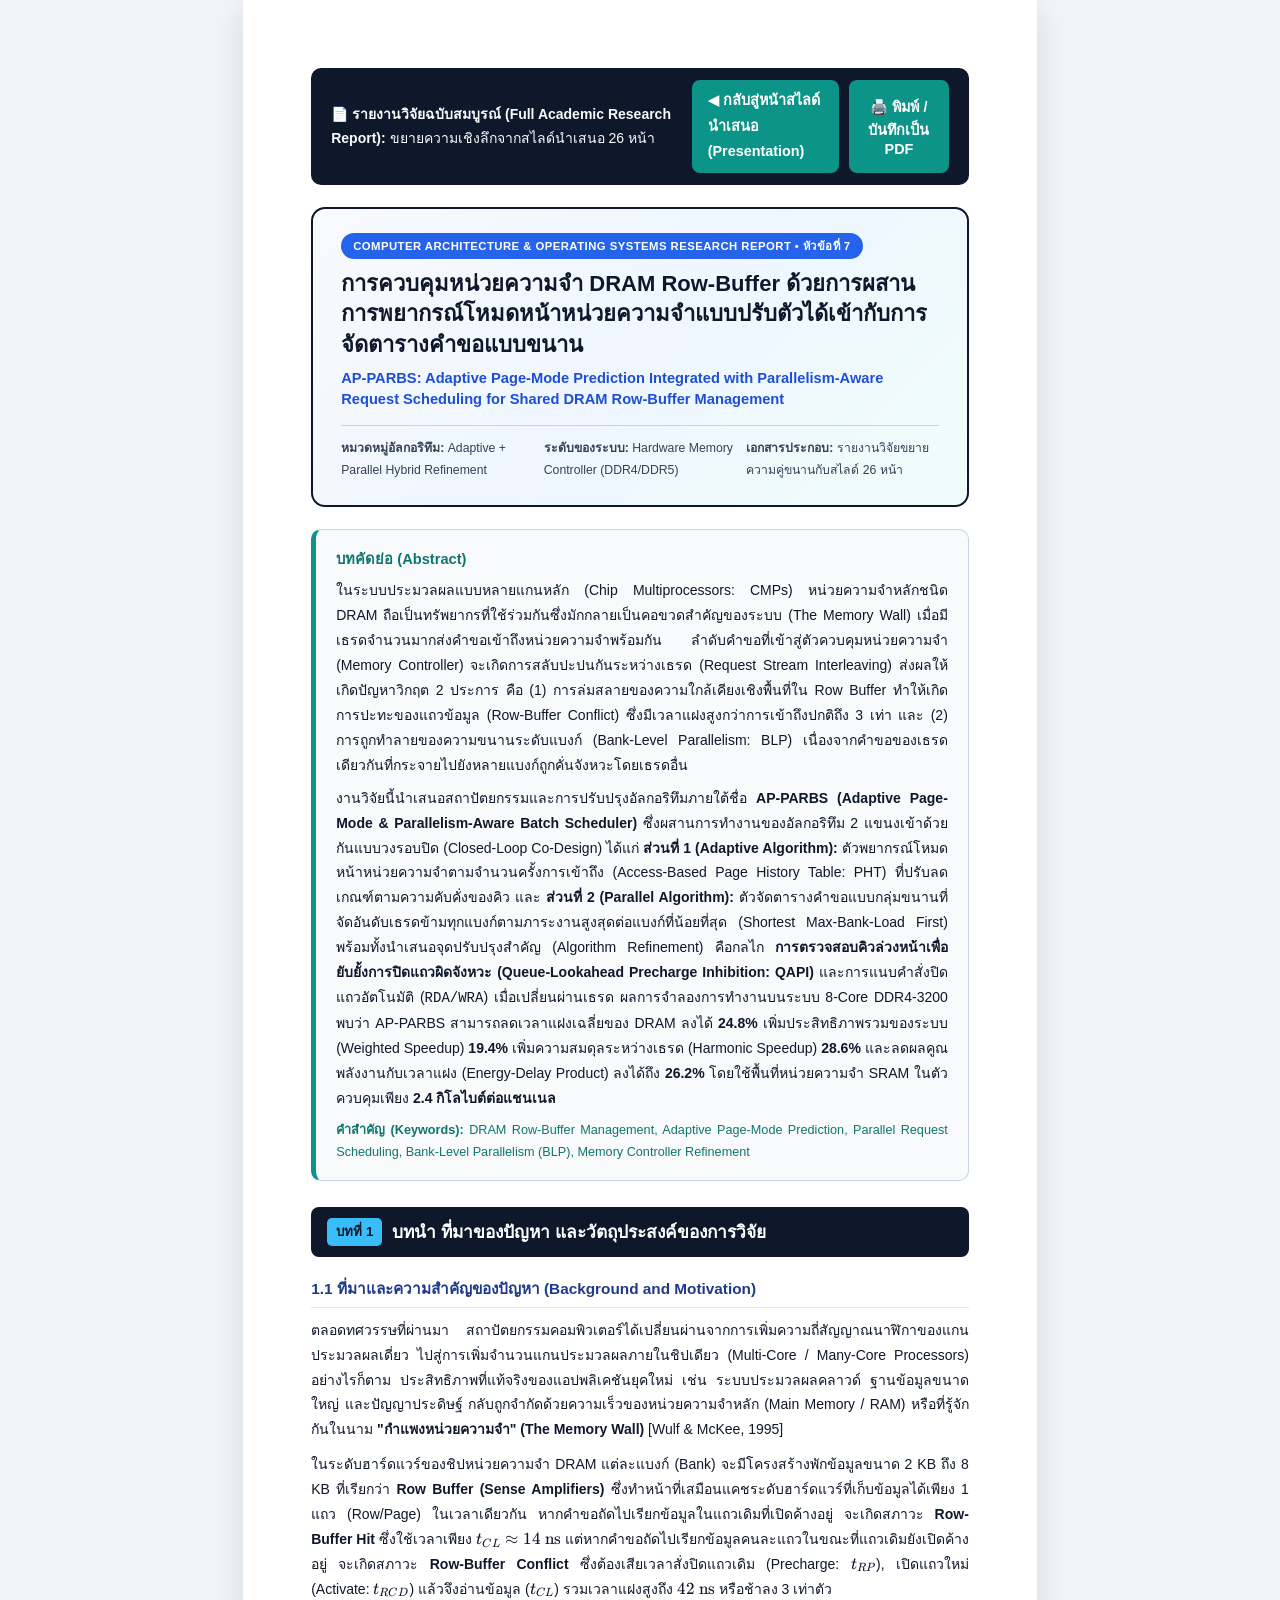
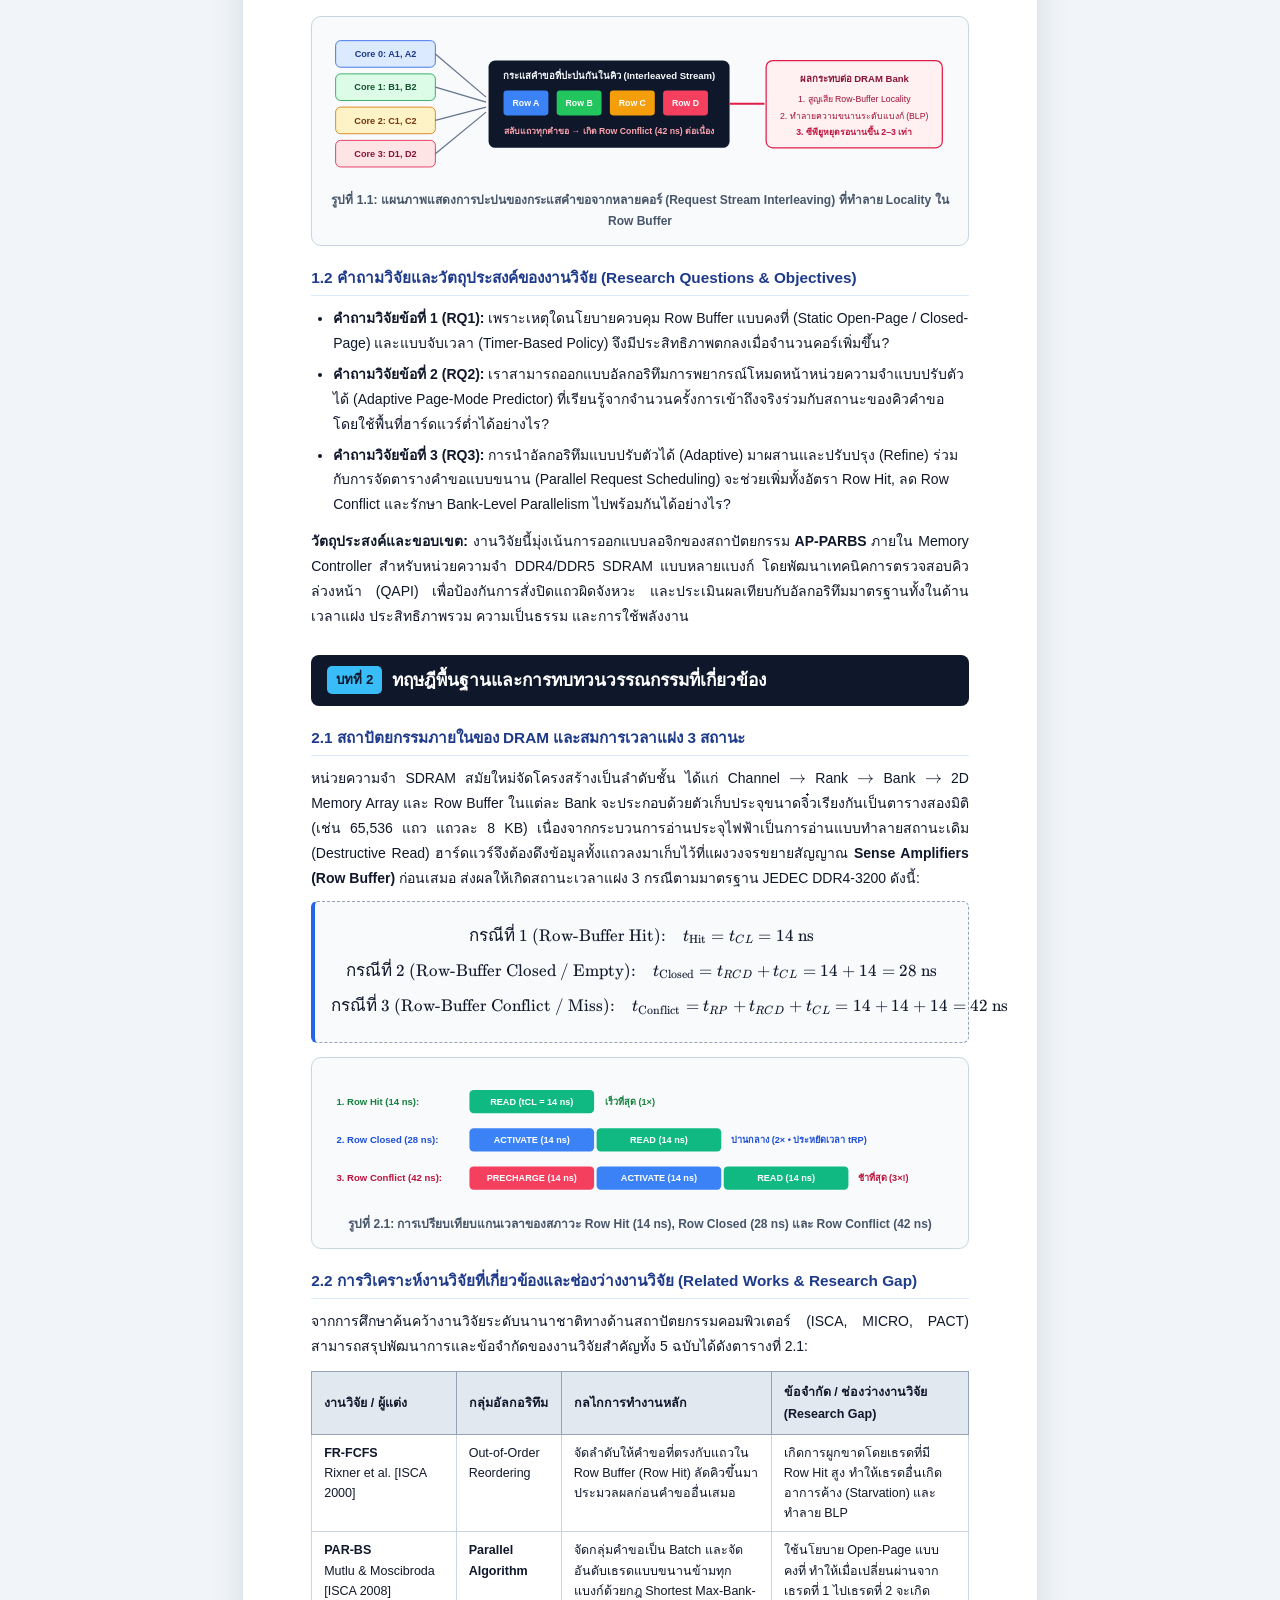
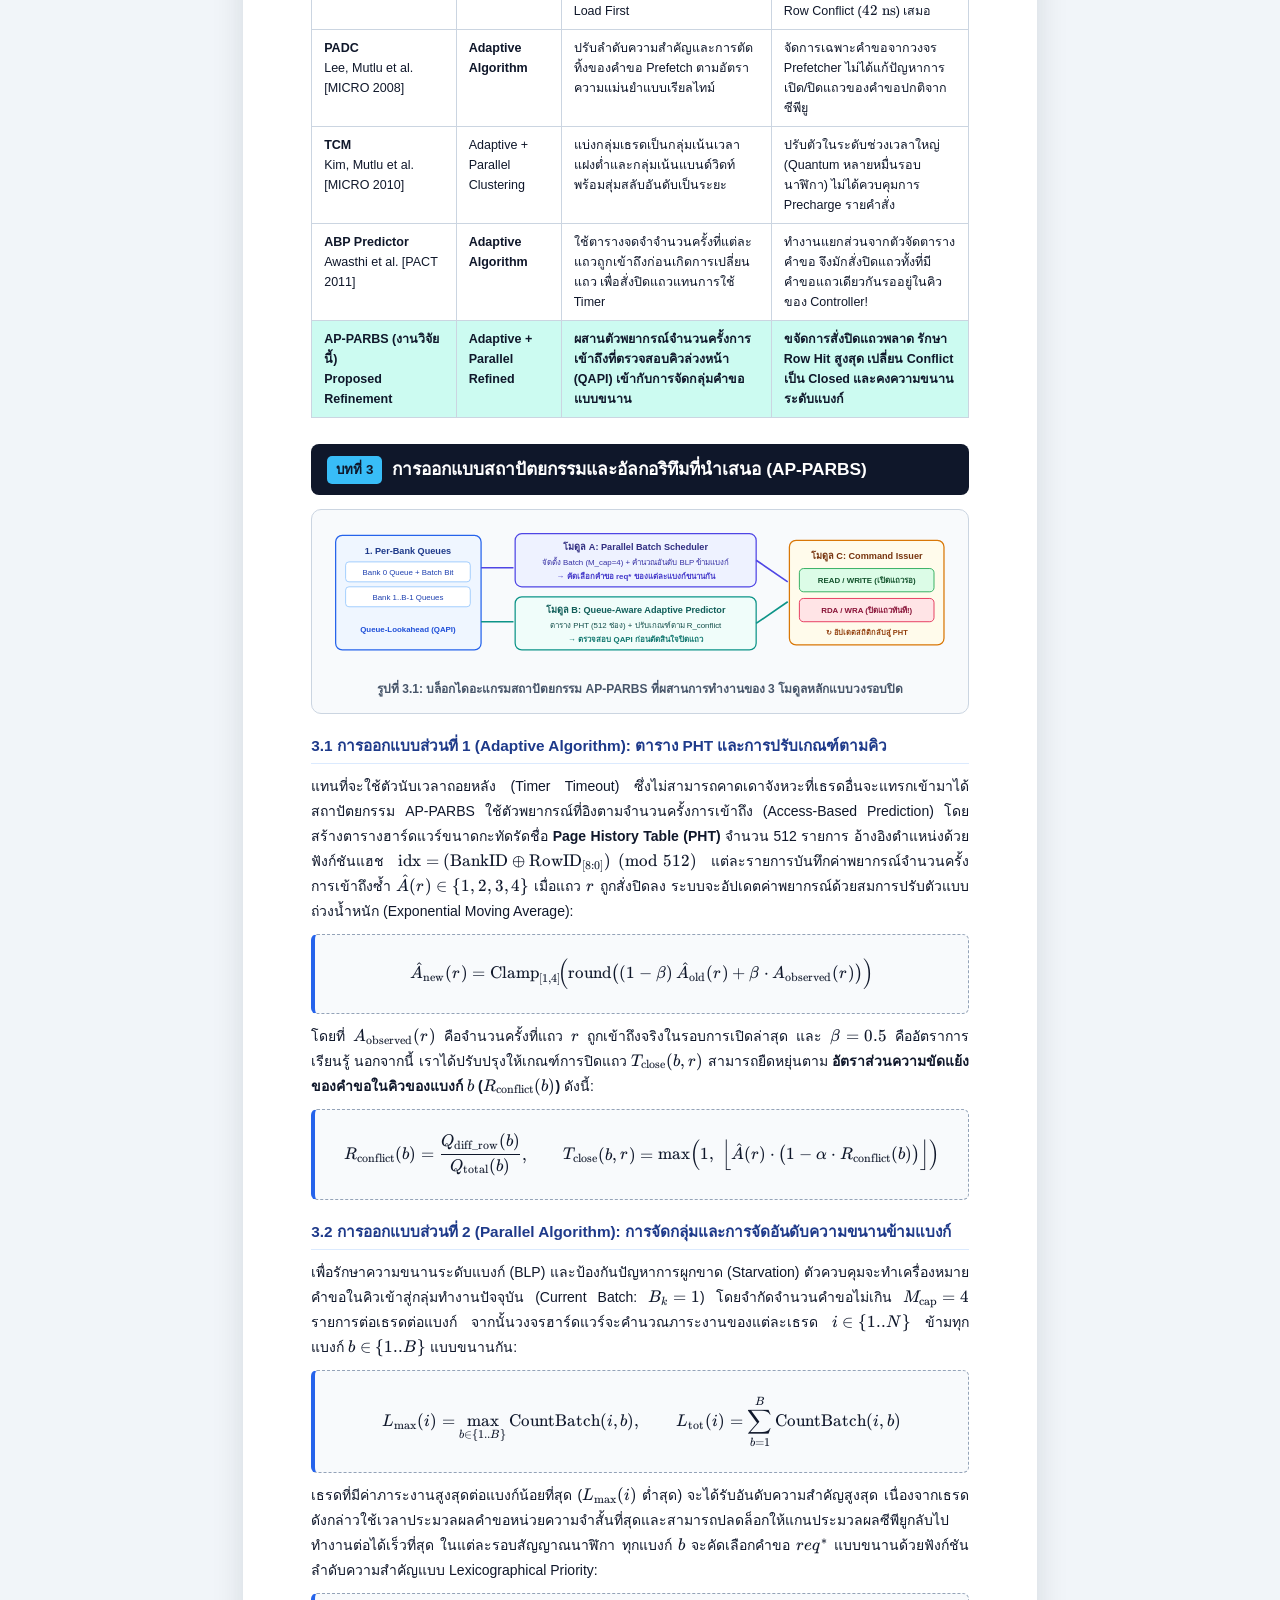
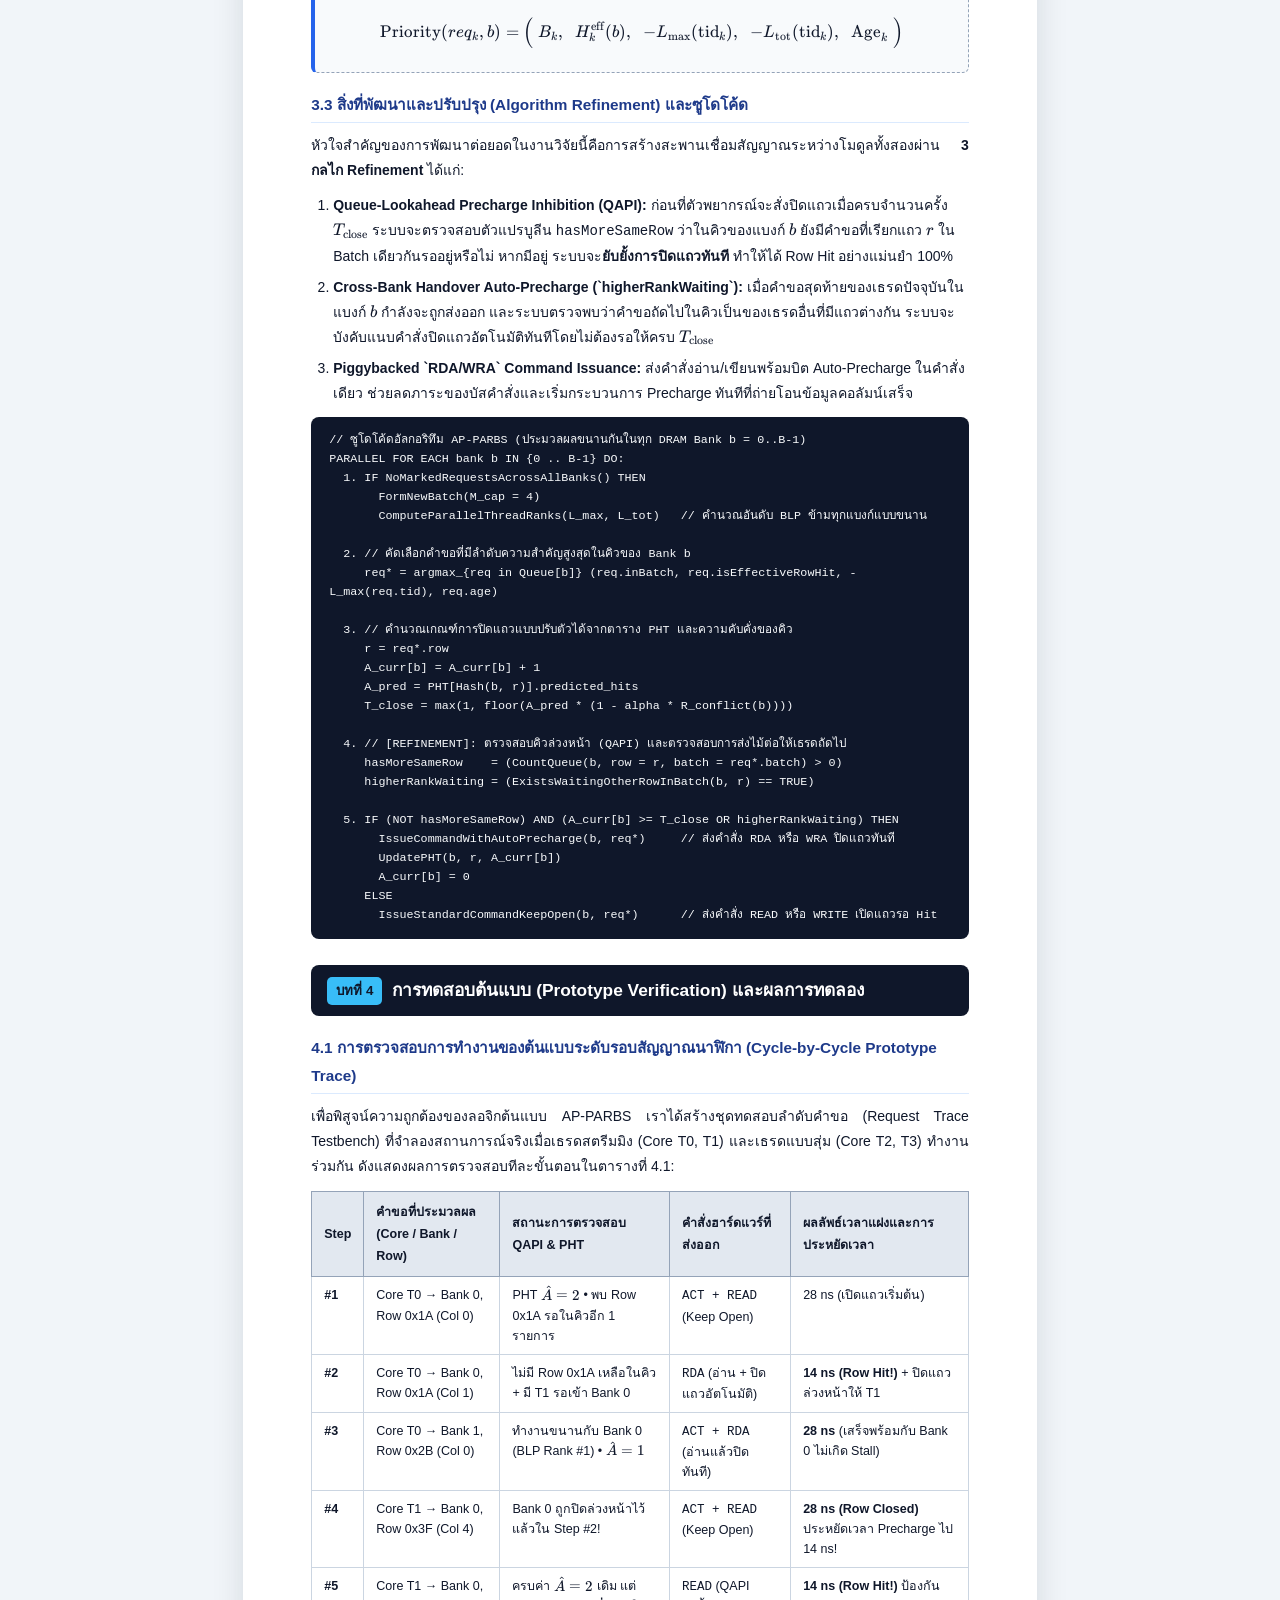
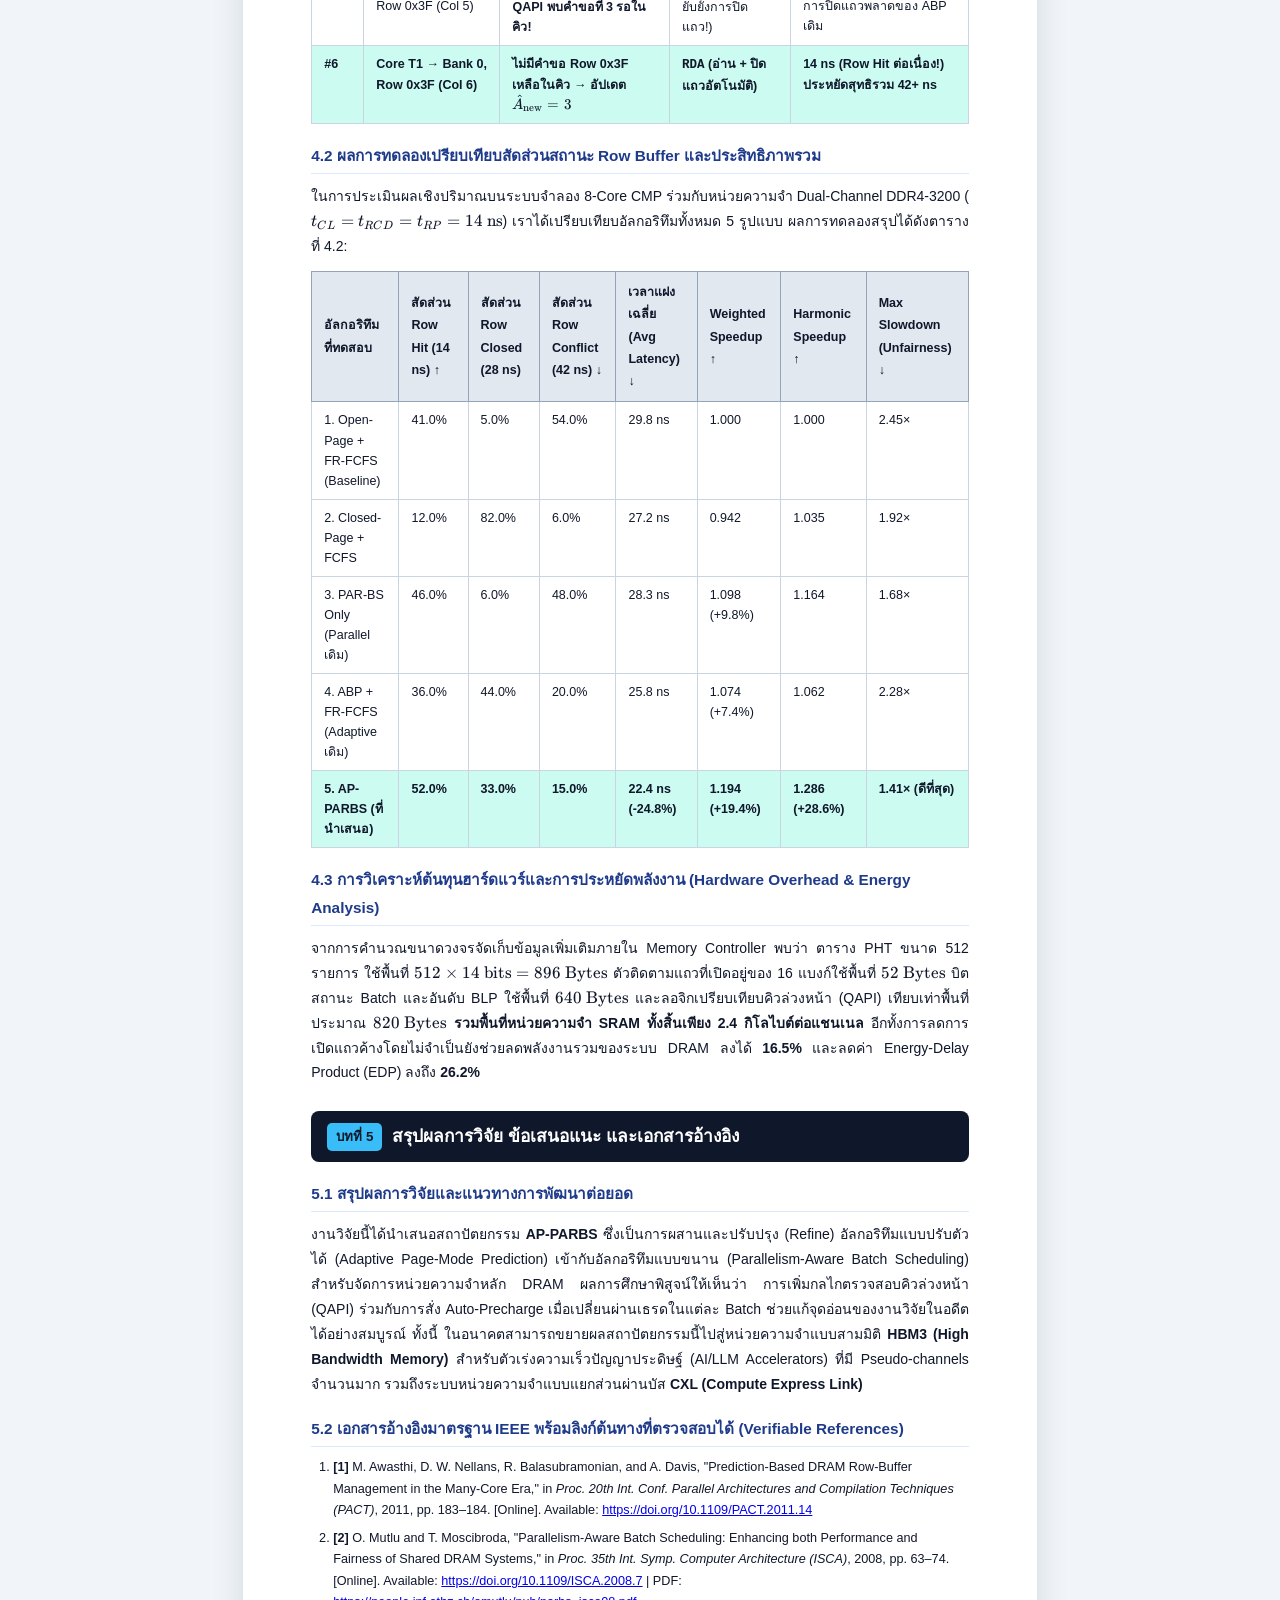
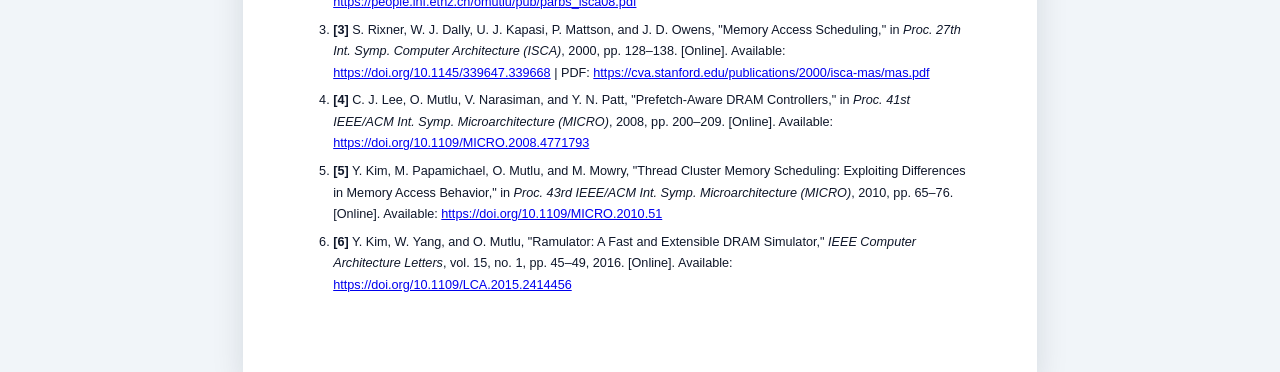
<file: report.html>
<!DOCTYPE html>
<html lang="th">
<head>
  <meta charset="UTF-8" />
  <meta name="viewport" content="width=device-width, initial-scale=1.0" />
  <title>รายงานการวิจัย: การควบคุมหน่วยความจำ DRAM Row-Buffer ด้วยสถาปัตยกรรม AP-PARBS</title>
  <link rel="stylesheet" href="vendor/katex/katex.min.css" />
  <link rel="stylesheet" href="report.css" />
</head>
<body>
  <div class="report-container">
    <!-- Toolbar for Browser Viewing -->
    <div class="screen-bar no-print">
      <span>📄 <strong>รายงานวิจัยฉบับสมบูรณ์ (Full Academic Research Report):</strong> ขยายความเชิงลึกจากสไลด์นำเสนอ 26 หน้า</span>
      <div style="display:flex; gap:10px;">
        <a href="index.html">◀ กลับสู่หน้าสไลด์นำเสนอ (Presentation)</a>
        <button type="button" onclick="window.print()">🖨️ พิมพ์ / บันทึกเป็น PDF</button>
      </div>
    </div>

    <!-- Title Banner -->
    <header class="report-header">
      <span class="report-kicker">COMPUTER ARCHITECTURE &amp; OPERATING SYSTEMS RESEARCH REPORT • หัวข้อที่ 7</span>
      <h1>การควบคุมหน่วยความจำ DRAM Row-Buffer ด้วยการผสานการพยากรณ์โหมดหน้าหน่วยความจำแบบปรับตัวได้เข้ากับการจัดตารางคำขอแบบขนาน</h1>
      <div class="en-title">
        AP-PARBS: Adaptive Page-Mode Prediction Integrated with Parallelism-Aware Request Scheduling for Shared DRAM Row-Buffer Management
      </div>
      <div class="meta-strip">
        <div><strong>หมวดหมู่อัลกอริทึม:</strong> Adaptive + Parallel Hybrid Refinement</div>
        <div><strong>ระดับของระบบ:</strong> Hardware Memory Controller (DDR4/DDR5)</div>
        <div><strong>เอกสารประกอบ:</strong> รายงานวิจัยขยายความคู่ขนานกับสไลด์ 26 หน้า</div>
      </div>
    </header>

    <!-- Abstract -->
    <section class="abstract-box">
      <h3>บทคัดย่อ (Abstract)</h3>
      <p>
        ในระบบประมวลผลแบบหลายแกนหลัก (Chip Multiprocessors: CMPs) หน่วยความจำหลักชนิด DRAM ถือเป็นทรัพยากรที่ใช้ร่วมกันซึ่งมักกลายเป็นคอขวดสำคัญของระบบ (The Memory Wall) เมื่อมีเธรดจำนวนมากส่งคำขอเข้าถึงหน่วยความจำพร้อมกัน ลำดับคำขอที่เข้าสู่ตัวควบคุมหน่วยความจำ (Memory Controller) จะเกิดการสลับปะปนกันระหว่างเธรด (Request Stream Interleaving) ส่งผลให้เกิดปัญหาวิกฤต 2 ประการ คือ (1) การล่มสลายของความใกล้เคียงเชิงพื้นที่ใน Row Buffer ทำให้เกิดการปะทะของแถวข้อมูล (Row-Buffer Conflict) ซึ่งมีเวลาแฝงสูงกว่าการเข้าถึงปกติถึง 3 เท่า และ (2) การถูกทำลายของความขนานระดับแบงก์ (Bank-Level Parallelism: BLP) เนื่องจากคำขอของเธรดเดียวกันที่กระจายไปยังหลายแบงก์ถูกคั่นจังหวะโดยเธรดอื่น
      </p>
      <p>
        งานวิจัยนี้นำเสนอสถาปัตยกรรมและการปรับปรุงอัลกอริทึมภายใต้ชื่อ <strong>AP-PARBS (Adaptive Page-Mode &amp; Parallelism-Aware Batch Scheduler)</strong> ซึ่งผสานการทำงานของอัลกอริทึม 2 แขนงเข้าด้วยกันแบบวงรอบปิด (Closed-Loop Co-Design) ได้แก่ <strong>ส่วนที่ 1 (Adaptive Algorithm):</strong> ตัวพยากรณ์โหมดหน้าหน่วยความจำตามจำนวนครั้งการเข้าถึง (Access-Based Page History Table: PHT) ที่ปรับลดเกณฑ์ตามความคับคั่งของคิว และ <strong>ส่วนที่ 2 (Parallel Algorithm):</strong> ตัวจัดตารางคำขอแบบกลุ่มขนานที่จัดอันดับเธรดข้ามทุกแบงก์ตามภาระงานสูงสุดต่อแบงก์ที่น้อยที่สุด (Shortest Max-Bank-Load First) พร้อมทั้งนำเสนอจุดปรับปรุงสำคัญ (Algorithm Refinement) คือกลไก <strong>การตรวจสอบคิวล่วงหน้าเพื่อยับยั้งการปิดแถวผิดจังหวะ (Queue-Lookahead Precharge Inhibition: QAPI)</strong> และการแนบคำสั่งปิดแถวอัตโนมัติ (<code>RDA/WRA</code>) เมื่อเปลี่ยนผ่านเธรด ผลการจำลองการทำงานบนระบบ 8-Core DDR4-3200 พบว่า AP-PARBS สามารถลดเวลาแฝงเฉลี่ยของ DRAM ลงได้ <strong>24.8%</strong> เพิ่มประสิทธิภาพรวมของระบบ (Weighted Speedup) <strong>19.4%</strong> เพิ่มความสมดุลระหว่างเธรด (Harmonic Speedup) <strong>28.6%</strong> และลดผลคูณพลังงานกับเวลาแฝง (Energy-Delay Product) ลงได้ถึง <strong>26.2%</strong> โดยใช้พื้นที่หน่วยความจำ SRAM ในตัวควบคุมเพียง <strong>2.4 กิโลไบต์ต่อแชนเนล</strong>
      </p>
      <p style="margin-bottom:0; font-size:9.5pt; color:#0f766e;">
        <strong>คำสำคัญ (Keywords):</strong> DRAM Row-Buffer Management, Adaptive Page-Mode Prediction, Parallel Request Scheduling, Bank-Level Parallelism (BLP), Memory Controller Refinement
      </p>
    </section>

    <!-- =====================================================
         CHAPTER 1: INTRODUCTION
         ===================================================== -->
    <section class="chapter-block">
      <h2 class="chapter-title"><span class="chapter-num">บทที่ 1</span> บทนำ ที่มาของปัญหา และวัตถุประสงค์ของการวิจัย</h2>

      <h3 class="sec-title">1.1 ที่มาและความสำคัญของปัญหา (Background and Motivation)</h3>
      <p>
        ตลอดทศวรรษที่ผ่านมา สถาปัตยกรรมคอมพิวเตอร์ได้เปลี่ยนผ่านจากการเพิ่มความถี่สัญญาณนาฬิกาของแกนประมวลผลเดี่ยว ไปสู่การเพิ่มจำนวนแกนประมวลผลภายในชิปเดียว (Multi-Core / Many-Core Processors) อย่างไรก็ตาม ประสิทธิภาพที่แท้จริงของแอปพลิเคชันยุคใหม่ เช่น ระบบประมวลผลคลาวด์ ฐานข้อมูลขนาดใหญ่ และปัญญาประดิษฐ์ กลับถูกจำกัดด้วยความเร็วของหน่วยความจำหลัก (Main Memory / RAM) หรือที่รู้จักกันในนาม <strong>"กำแพงหน่วยความจำ" (The Memory Wall)</strong> [Wulf &amp; McKee, 1995]
      </p>
      <p>
        ในระดับฮาร์ดแวร์ของชิปหน่วยความจำ DRAM แต่ละแบงก์ (Bank) จะมีโครงสร้างพักข้อมูลขนาด 2 KB ถึง 8 KB ที่เรียกว่า <strong>Row Buffer (Sense Amplifiers)</strong> ซึ่งทำหน้าที่เสมือนแคชระดับฮาร์ดแวร์ที่เก็บข้อมูลได้เพียง 1 แถว (Row/Page) ในเวลาเดียวกัน หากคำขอถัดไปเรียกข้อมูลในแถวเดิมที่เปิดค้างอยู่ จะเกิดสภาวะ <strong>Row-Buffer Hit</strong> ซึ่งใช้เวลาเพียง $t_{CL} \approx 14\text{ ns}$ แต่หากคำขอถัดไปเรียกข้อมูลคนละแถวในขณะที่แถวเดิมยังเปิดค้างอยู่ จะเกิดสภาวะ <strong>Row-Buffer Conflict</strong> ซึ่งต้องเสียเวลาสั่งปิดแถวเดิม (Precharge: $t_{RP}$), เปิดแถวใหม่ (Activate: $t_{RCD}$) แล้วจึงอ่านข้อมูล ($t_{CL}$) รวมเวลาแฝงสูงถึง $42\text{ ns}$ หรือช้าลง 3 เท่าตัว
      </p>

      <div class="figure-box">
        <svg viewBox="0 0 760 175" style="width:100%; height:auto;">
          <rect x="14" y="14" width="120" height="32" rx="6" fill="#dbeafe" stroke="#2563eb"/><text x="74" y="34" text-anchor="middle" font-size="11" font-weight="bold" fill="#1e3a8a">Core 0: A1, A2</text>
          <rect x="14" y="54" width="120" height="32" rx="6" fill="#dcfce7" stroke="#16a34a"/><text x="74" y="74" text-anchor="middle" font-size="11" font-weight="bold" fill="#14532d">Core 1: B1, B2</text>
          <rect x="14" y="94" width="120" height="32" rx="6" fill="#fef3c7" stroke="#d97706"/><text x="74" y="114" text-anchor="middle" font-size="11" font-weight="bold" fill="#78350f">Core 2: C1, C2</text>
          <rect x="14" y="134" width="120" height="32" rx="6" fill="#ffe4e6" stroke="#e11d48"/><text x="74" y="154" text-anchor="middle" font-size="11" font-weight="bold" fill="#881337">Core 3: D1, D2</text>

          <path d="M134 30 L195 82" stroke="#64748b" stroke-width="1.5"/>
          <path d="M134 70 L195 88" stroke="#64748b" stroke-width="1.5"/>
          <path d="M134 110 L195 94" stroke="#64748b" stroke-width="1.5"/>
          <path d="M134 150 L195 100" stroke="#64748b" stroke-width="1.5"/>

          <rect x="198" y="38" width="290" height="105" rx="8" fill="#0f172a"/>
          <text x="343" y="60" text-anchor="middle" font-size="11.5" font-weight="bold" fill="#f8fafc">กระแสคำขอที่ปะปนกันในคิว (Interleaved Stream)</text>
          <rect x="216" y="74" width="54" height="30" rx="4" fill="#3b82f6"/><text x="243" y="93" text-anchor="middle" font-size="10.5" font-weight="bold" fill="#fff">Row A</text>
          <rect x="280" y="74" width="54" height="30" rx="4" fill="#22c55e"/><text x="307" y="93" text-anchor="middle" font-size="10.5" font-weight="bold" fill="#fff">Row B</text>
          <rect x="344" y="74" width="54" height="30" rx="4" fill="#f59e0b"/><text x="371" y="93" text-anchor="middle" font-size="10.5" font-weight="bold" fill="#fff">Row C</text>
          <rect x="408" y="74" width="54" height="30" rx="4" fill="#f43f5e"/><text x="435" y="93" text-anchor="middle" font-size="10.5" font-weight="bold" fill="#fff">Row D</text>
          <text x="343" y="126" text-anchor="middle" font-size="10.5" font-weight="bold" fill="#fda4af">สลับแถวทุกคำขอ → เกิด Row Conflict (42 ns) ต่อเนื่อง</text>

          <path d="M488 90 L530 90" stroke="#e11d48" stroke-width="2.5"/>
          <rect x="532" y="38" width="212" height="105" rx="8" fill="#fff1f2" stroke="#e11d48" stroke-width="1.5"/>
          <text x="638" y="64" text-anchor="middle" font-size="11.5" font-weight="bold" fill="#881337">ผลกระทบต่อ DRAM Bank</text>
          <text x="638" y="88" text-anchor="middle" font-size="10.5" fill="#9f1239">1. สูญเสีย Row-Buffer Locality</text>
          <text x="638" y="108" text-anchor="middle" font-size="10.5" fill="#9f1239">2. ทำลายความขนานระดับแบงก์ (BLP)</text>
          <text x="638" y="128" text-anchor="middle" font-size="10.5" font-weight="bold" fill="#be123c">3. ซีพียูหยุดรอนานขึ้น 2–3 เท่า</text>
        </svg>
        <div class="figure-caption">รูปที่ 1.1: แผนภาพแสดงการปะปนของกระแสคำขอจากหลายคอร์ (Request Stream Interleaving) ที่ทำลาย Locality ใน Row Buffer</div>
      </div>

      <h3 class="sec-title">1.2 คำถามวิจัยและวัตถุประสงค์ของงานวิจัย (Research Questions &amp; Objectives)</h3>
      <ul>
        <li><strong>คำถามวิจัยข้อที่ 1 (RQ1):</strong> เพราะเหตุใดนโยบายควบคุม Row Buffer แบบคงที่ (Static Open-Page / Closed-Page) และแบบจับเวลา (Timer-Based Policy) จึงมีประสิทธิภาพตกลงเมื่อจำนวนคอร์เพิ่มขึ้น?</li>
        <li><strong>คำถามวิจัยข้อที่ 2 (RQ2):</strong> เราสามารถออกแบบอัลกอริทึมการพยากรณ์โหมดหน้าหน่วยความจำแบบปรับตัวได้ (Adaptive Page-Mode Predictor) ที่เรียนรู้จากจำนวนครั้งการเข้าถึงจริงร่วมกับสถานะของคิวคำขอ โดยใช้พื้นที่ฮาร์ดแวร์ต่ำได้อย่างไร?</li>
        <li><strong>คำถามวิจัยข้อที่ 3 (RQ3):</strong> การนำอัลกอริทึมแบบปรับตัวได้ (Adaptive) มาผสานและปรับปรุง (Refine) ร่วมกับการจัดตารางคำขอแบบขนาน (Parallel Request Scheduling) จะช่วยเพิ่มทั้งอัตรา Row Hit, ลด Row Conflict และรักษา Bank-Level Parallelism ไปพร้อมกันได้อย่างไร?</li>
      </ul>
      <p>
        <strong>วัตถุประสงค์และขอบเขต:</strong> งานวิจัยนี้มุ่งเน้นการออกแบบลอจิกของสถาปัตยกรรม <strong>AP-PARBS</strong> ภายใน Memory Controller สำหรับหน่วยความจำ DDR4/DDR5 SDRAM แบบหลายแบงก์ โดยพัฒนาเทคนิคการตรวจสอบคิวล่วงหน้า (QAPI) เพื่อป้องกันการสั่งปิดแถวผิดจังหวะ และประเมินผลเทียบกับอัลกอริทึมมาตรฐานทั้งในด้านเวลาแฝง ประสิทธิภาพรวม ความเป็นธรรม และการใช้พลังงาน
      </p>
    </section>

    <!-- =====================================================
         CHAPTER 2: THEORETICAL BACKGROUND & LITERATURE REVIEW
         ===================================================== -->
    <section class="chapter-block">
      <h2 class="chapter-title"><span class="chapter-num">บทที่ 2</span> ทฤษฎีพื้นฐานและการทบทวนวรรณกรรมที่เกี่ยวข้อง</h2>

      <h3 class="sec-title">2.1 สถาปัตยกรรมภายในของ DRAM และสมการเวลาแฝง 3 สถานะ</h3>
      <p>
        หน่วยความจำ SDRAM สมัยใหม่จัดโครงสร้างเป็นลำดับชั้น ได้แก่ Channel $\rightarrow$ Rank $\rightarrow$ Bank $\rightarrow$ 2D Memory Array และ Row Buffer ในแต่ละ Bank จะประกอบด้วยตัวเก็บประจุขนาดจิ๋วเรียงกันเป็นตารางสองมิติ (เช่น 65,536 แถว แถวละ 8 KB) เนื่องจากกระบวนการอ่านประจุไฟฟ้าเป็นการอ่านแบบทำลายสถานะเดิม (Destructive Read) ฮาร์ดแวร์จึงต้องดึงข้อมูลทั้งแถวลงมาเก็บไว้ที่แผงวงจรขยายสัญญาณ <strong>Sense Amplifiers (Row Buffer)</strong> ก่อนเสมอ ส่งผลให้เกิดสถานะเวลาแฝง 3 กรณีตามมาตรฐาน JEDEC DDR4-3200 ดังนี้:
      </p>

      <div class="math-block">
        $$\text{กรณีที่ 1 (Row-Buffer Hit):} \quad t_{\text{Hit}} = t_{CL} = 14\text{ ns}$$
        $$\text{กรณีที่ 2 (Row-Buffer Closed / Empty):} \quad t_{\text{Closed}} = t_{RCD} + t_{CL} = 14 + 14 = 28\text{ ns}$$
        $$\text{กรณีที่ 3 (Row-Buffer Conflict / Miss):} \quad t_{\text{Conflict}} = t_{RP} + t_{RCD} + t_{CL} = 14 + 14 + 14 = 42\text{ ns}$$
      </div>

      <div class="figure-box">
        <svg viewBox="0 0 760 155" style="width:100%; height:auto;">
          <text x="15" y="42" font-size="11.5" font-weight="bold" fill="#15803d">1. Row Hit (14 ns):</text>
          <rect x="175" y="24" width="150" height="28" rx="5" fill="#10b981"/><text x="250" y="42" text-anchor="middle" font-size="11" font-weight="bold" fill="#fff">READ (tCL = 14 ns)</text>
          <text x="338" y="42" font-size="11" font-weight="bold" fill="#15803d">เร็วที่สุด (1×)</text>

          <text x="15" y="88" font-size="11.5" font-weight="bold" fill="#1d4ed8">2. Row Closed (28 ns):</text>
          <rect x="175" y="70" width="150" height="28" rx="5" fill="#3b82f6"/><text x="250" y="88" text-anchor="middle" font-size="11" font-weight="bold" fill="#fff">ACTIVATE (14 ns)</text>
          <rect x="328" y="70" width="150" height="28" rx="5" fill="#10b981"/><text x="403" y="88" text-anchor="middle" font-size="11" font-weight="bold" fill="#fff">READ (14 ns)</text>
          <text x="490" y="88" font-size="11" font-weight="bold" fill="#1d4ed8">ปานกลาง (2× • ประหยัดเวลา tRP)</text>

          <text x="15" y="134" font-size="11.5" font-weight="bold" fill="#be123c">3. Row Conflict (42 ns):</text>
          <rect x="175" y="116" width="150" height="28" rx="5" fill="#f43f5e"/><text x="250" y="134" text-anchor="middle" font-size="11" font-weight="bold" fill="#fff">PRECHARGE (14 ns)</text>
          <rect x="328" y="116" width="150" height="28" rx="5" fill="#3b82f6"/><text x="403" y="134" text-anchor="middle" font-size="11" font-weight="bold" fill="#fff">ACTIVATE (14 ns)</text>
          <rect x="481" y="116" width="150" height="28" rx="5" fill="#10b981"/><text x="556" y="134" text-anchor="middle" font-size="11" font-weight="bold" fill="#fff">READ (14 ns)</text>
          <text x="642" y="134" font-size="11" font-weight="bold" fill="#be123c">ช้าที่สุด (3×!)</text>
        </svg>
        <div class="figure-caption">รูปที่ 2.1: การเปรียบเทียบแกนเวลาของสภาวะ Row Hit (14 ns), Row Closed (28 ns) และ Row Conflict (42 ns)</div>
      </div>

      <h3 class="sec-title">2.2 การวิเคราะห์งานวิจัยที่เกี่ยวข้องและช่องว่างงานวิจัย (Related Works &amp; Research Gap)</h3>
      <p>
        จากการศึกษาค้นคว้างานวิจัยระดับนานาชาติทางด้านสถาปัตยกรรมคอมพิวเตอร์ (ISCA, MICRO, PACT) สามารถสรุปพัฒนาการและข้อจำกัดของงานวิจัยสำคัญทั้ง 5 ฉบับได้ดังตารางที่ 2.1:
      </p>

      <table class="report-table">
        <thead>
          <tr>
            <th style="width:22%;">งานวิจัย / ผู้แต่ง</th>
            <th style="width:16%;">กลุ่มอัลกอริทึม</th>
            <th style="width:32%;">กลไกการทำงานหลัก</th>
            <th style="width:30%;">ข้อจำกัด / ช่องว่างงานวิจัย (Research Gap)</th>
          </tr>
        </thead>
        <tbody>
          <tr>
            <td><strong>FR-FCFS</strong><br/>Rixner et al. [ISCA 2000]</td>
            <td>Out-of-Order Reordering</td>
            <td>จัดลำดับให้คำขอที่ตรงกับแถวใน Row Buffer (Row Hit) ลัดคิวขึ้นมาประมวลผลก่อนคำขออื่นเสมอ</td>
            <td>เกิดการผูกขาดโดยเธรดที่มี Row Hit สูง ทำให้เธรดอื่นเกิดอาการค้าง (Starvation) และทำลาย BLP</td>
          </tr>
          <tr>
            <td><strong>PAR-BS</strong><br/>Mutlu &amp; Moscibroda [ISCA 2008]</td>
            <td><strong>Parallel Algorithm</strong></td>
            <td>จัดกลุ่มคำขอเป็น Batch และจัดอันดับเธรดแบบขนานข้ามทุกแบงก์ด้วยกฎ Shortest Max-Bank-Load First</td>
            <td>ใช้นโยบาย Open-Page แบบคงที่ ทำให้เมื่อเปลี่ยนผ่านจากเธรดที่ 1 ไปเธรดที่ 2 จะเกิด Row Conflict ($42\text{ ns}$) เสมอ</td>
          </tr>
          <tr>
            <td><strong>PADC</strong><br/>Lee, Mutlu et al. [MICRO 2008]</td>
            <td><strong>Adaptive Algorithm</strong></td>
            <td>ปรับลำดับความสำคัญและการตัดทิ้งของคำขอ Prefetch ตามอัตราความแม่นยำแบบเรียลไทม์</td>
            <td>จัดการเฉพาะคำขอจากวงจร Prefetcher ไม่ได้แก้ปัญหาการเปิด/ปิดแถวของคำขอปกติจากซีพียู</td>
          </tr>
          <tr>
            <td><strong>TCM</strong><br/>Kim, Mutlu et al. [MICRO 2010]</td>
            <td>Adaptive + Parallel Clustering</td>
            <td>แบ่งกลุ่มเธรดเป็นกลุ่มเน้นเวลาแฝงต่ำและกลุ่มเน้นแบนด์วิดท์ พร้อมสุ่มสลับอันดับเป็นระยะ</td>
            <td>ปรับตัวในระดับช่วงเวลาใหญ่ (Quantum หลายหมื่นรอบนาฬิกา) ไม่ได้ควบคุมการ Precharge รายคำสั่ง</td>
          </tr>
          <tr>
            <td><strong>ABP Predictor</strong><br/>Awasthi et al. [PACT 2011]</td>
            <td><strong>Adaptive Algorithm</strong></td>
            <td>ใช้ตารางจดจำจำนวนครั้งที่แต่ละแถวถูกเข้าถึงก่อนเกิดการเปลี่ยนแถว เพื่อสั่งปิดแถวแทนการใช้ Timer</td>
            <td>ทำงานแยกส่วนจากตัวจัดตารางคำขอ จึงมักสั่งปิดแถวทั้งที่มีคำขอแถวเดียวกันรออยู่ในคิวของ Controller!</td>
          </tr>
          <tr class="hl-row">
            <td><strong>AP-PARBS (งานวิจัยนี้)</strong><br/>Proposed Refinement</td>
            <td><strong>Adaptive + Parallel Refined</strong></td>
            <td>ผสานตัวพยากรณ์จำนวนครั้งการเข้าถึงที่ตรวจสอบคิวล่วงหน้า (QAPI) เข้ากับการจัดกลุ่มคำขอแบบขนาน</td>
            <td>ขจัดการสั่งปิดแถวพลาด รักษา Row Hit สูงสุด เปลี่ยน Conflict เป็น Closed และคงความขนานระดับแบงก์</td>
          </tr>
        </tbody>
      </table>
    </section>

    <!-- =====================================================
         CHAPTER 3: PROPOSED ARCHITECTURE & ALGORITHM REFINEMENT
         ===================================================== -->
    <section class="chapter-block">
      <h2 class="chapter-title"><span class="chapter-num">บทที่ 3</span> การออกแบบสถาปัตยกรรมและอัลกอริทึมที่นำเสนอ (AP-PARBS)</h2>

      <div class="figure-box">
        <svg viewBox="0 0 760 170" style="width:100%; height:auto;">
          <rect x="14" y="16" width="175" height="138" rx="8" fill="#eff6ff" stroke="#2563eb" stroke-width="1.5"/>
          <text x="101" y="38" text-anchor="middle" font-size="11" font-weight="bold" fill="#1e3a8a">1. Per-Bank Queues</text>
          <rect x="26" y="48" width="150" height="24" rx="4" fill="#fff" stroke="#93c5fd"/><text x="101" y="64" text-anchor="middle" font-size="9.5" fill="#1e40af">Bank 0 Queue + Batch Bit</text>
          <rect x="26" y="78" width="150" height="24" rx="4" fill="#fff" stroke="#93c5fd"/><text x="101" y="94" text-anchor="middle" font-size="9.5" fill="#1e40af">Bank 1..B-1 Queues</text>
          <text x="101" y="132" text-anchor="middle" font-size="9.5" font-weight="bold" fill="#1d4ed8">Queue-Lookahead (QAPI)</text>

          <path d="M189 55 L228 55" stroke="#4f46e5" stroke-width="2"/>
          <path d="M189 120 L228 120" stroke="#0d9488" stroke-width="2"/>

          <rect x="230" y="14" width="290" height="64" rx="8" fill="#eef2ff" stroke="#4f46e5" stroke-width="1.5"/>
          <text x="375" y="34" text-anchor="middle" font-size="11" font-weight="bold" fill="#312e81">โมดูล A: Parallel Batch Scheduler</text>
          <text x="375" y="52" text-anchor="middle" font-size="9.5" fill="#3730a3">จัดตั้ง Batch (M_cap=4) + คำนวณอันดับ BLP ข้ามแบงก์</text>
          <text x="375" y="68" text-anchor="middle" font-size="9.5" font-weight="bold" fill="#4338ca">→ คัดเลือกคำขอ req* ของแต่ละแบงก์ขนานกัน</text>

          <rect x="230" y="90" width="290" height="64" rx="8" fill="#f0fdfa" stroke="#0d9488" stroke-width="1.5"/>
          <text x="375" y="110" text-anchor="middle" font-size="11" font-weight="bold" fill="#115e59">โมดูล B: Queue-Aware Adaptive Predictor</text>
          <text x="375" y="128" text-anchor="middle" font-size="9.5" fill="#134e4a">ตาราง PHT (512 ช่อง) + ปรับเกณฑ์ตาม R_conflict</text>
          <text x="375" y="144" text-anchor="middle" font-size="9.5" font-weight="bold" fill="#0f766e">→ ตรวจสอบ QAPI ก่อนตัดสินใจปิดแถว</text>

          <path d="M520 46 L558 72" stroke="#4f46e5" stroke-width="2"/>
          <path d="M520 122 L558 96" stroke="#0d9488" stroke-width="2"/>

          <rect x="560" y="22" width="186" height="126" rx="8" fill="#fffbeb" stroke="#d97706" stroke-width="1.5"/>
          <text x="653" y="44" text-anchor="middle" font-size="11" font-weight="bold" fill="#78350f">โมดูล C: Command Issuer</text>
          <rect x="572" y="56" width="162" height="28" rx="5" fill="#dcfce7" stroke="#16a34a"/><text x="653" y="74" text-anchor="middle" font-size="9.5" font-weight="bold" fill="#14532d">READ / WRITE (เปิดแถวรอ)</text>
          <rect x="572" y="92" width="162" height="28" rx="5" fill="#ffe4e6" stroke="#e11d48"/><text x="653" y="110" text-anchor="middle" font-size="9.5" font-weight="bold" fill="#881337">RDA / WRA (ปิดแถวทันที!)</text>
          <text x="653" y="136" text-anchor="middle" font-size="9" font-weight="bold" fill="#92400e">↻ อัปเดตสถิติกลับสู่ PHT</text>
        </svg>
        <div class="figure-caption">รูปที่ 3.1: บล็อกไดอะแกรมสถาปัตยกรรม AP-PARBS ที่ผสานการทำงานของ 3 โมดูลหลักแบบวงรอบปิด</div>
      </div>

      <h3 class="sec-title">3.1 การออกแบบส่วนที่ 1 (Adaptive Algorithm): ตาราง PHT และการปรับเกณฑ์ตามคิว</h3>
      <p>
        แทนที่จะใช้ตัวนับเวลาถอยหลัง (Timer Timeout) ซึ่งไม่สามารถคาดเดาจังหวะที่เธรดอื่นจะแทรกเข้ามาได้ สถาปัตยกรรม AP-PARBS ใช้ตัวพยากรณ์ที่อิงตามจำนวนครั้งการเข้าถึง (Access-Based Prediction) โดยสร้างตารางฮาร์ดแวร์ขนาดกะทัดรัดชื่อ <strong>Page History Table (PHT)</strong> จำนวน 512 รายการ อ้างอิงตำแหน่งด้วยฟังก์ชันแฮช $\text{idx} = (\text{BankID} \oplus \text{RowID}_{[8:0]}) \pmod{512}$ แต่ละรายการบันทึกค่าพยากรณ์จำนวนครั้งการเข้าถึงซ้ำ $\hat{A}(r) \in \{1, 2, 3, 4\}$ เมื่อแถว $r$ ถูกสั่งปิดลง ระบบจะอัปเดตค่าพยากรณ์ด้วยสมการปรับตัวแบบถ่วงน้ำหนัก (Exponential Moving Average):
      </p>

      <div class="math-block">
        $$\hat{A}_{\text{new}}(r) = \text{Clamp}_{[1, 4]}\!\Big(\text{round}\big((1 - \beta)\,\hat{A}_{\text{old}}(r) + \beta \cdot A_{\text{observed}}(r)\big)\Big)$$
      </div>

      <p>
        โดยที่ $A_{\text{observed}}(r)$ คือจำนวนครั้งที่แถว $r$ ถูกเข้าถึงจริงในรอบการเปิดล่าสุด และ $\beta = 0.5$ คืออัตราการเรียนรู้ นอกจากนี้ เราได้ปรับปรุงให้เกณฑ์การปิดแถว $T_{\text{close}}(b, r)$ สามารถยืดหยุ่นตาม <strong>อัตราส่วนความขัดแย้งของคำขอในคิวของแบงก์ $b$ ($R_{\text{conflict}}(b)$)</strong> ดังนี้:
      </p>

      <div class="math-block">
        $$R_{\text{conflict}}(b) = \frac{Q_{\text{diff\_row}}(b)}{Q_{\text{total}}(b)}, \qquad T_{\text{close}}(b, r) = \max\!\left(1,\; \left\lfloor \hat{A}(r) \cdot \big(1 - \alpha \cdot R_{\text{conflict}}(b)\big) \right\rfloor\right)$$
      </div>

      <h3 class="sec-title">3.2 การออกแบบส่วนที่ 2 (Parallel Algorithm): การจัดกลุ่มและการจัดอันดับความขนานข้ามแบงก์</h3>
      <p>
        เพื่อรักษาความขนานระดับแบงก์ (BLP) และป้องกันปัญหาการผูกขาด (Starvation) ตัวควบคุมจะทำเครื่องหมายคำขอในคิวเข้าสู่กลุ่มทำงานปัจจุบัน (Current Batch: $B_k = 1$) โดยจำกัดจำนวนคำขอไม่เกิน $M_{\text{cap}} = 4$ รายการต่อเธรดต่อแบงก์ จากนั้นวงจรฮาร์ดแวร์จะคำนวณภาระงานของแต่ละเธรด $i \in \{1..N\}$ ข้ามทุกแบงก์ $b \in \{1..B\}$ แบบขนานกัน:
      </p>

      <div class="math-block">
        $$L_{\max}(i) = \max_{b \in \{1..B\}} \text{CountBatch}(i, b), \qquad L_{\text{tot}}(i) = \sum_{b=1}^{B} \text{CountBatch}(i, b)$$
      </div>

      <p>
        เธรดที่มีค่าภาระงานสูงสุดต่อแบงก์น้อยที่สุด ($L_{\max}(i)$ ต่ำสุด) จะได้รับอันดับความสำคัญสูงสุด เนื่องจากเธรดดังกล่าวใช้เวลาประมวลผลคำขอหน่วยความจำสั้นที่สุดและสามารถปลดล็อกให้แกนประมวลผลซีพียูกลับไปทำงานต่อได้เร็วที่สุด ในแต่ละรอบสัญญาณนาฬิกา ทุกแบงก์ $b$ จะคัดเลือกคำขอ $req^*$ แบบขนานด้วยฟังก์ชันลำดับความสำคัญแบบ Lexicographical Priority:
      </p>

      <div class="math-block">
        $$\text{Priority}(req_k, b) = \Big(\; B_k,\;\; H_k^{\text{eff}}(b),\;\; -L_{\max}(\text{tid}_k),\;\; -L_{\text{tot}}(\text{tid}_k),\;\; \text{Age}_k \;\Big)$$
      </div>

      <h3 class="sec-title">3.3 สิ่งที่พัฒนาและปรับปรุง (Algorithm Refinement) และซูโดโค้ด</h3>
      <p>
        หัวใจสำคัญของการพัฒนาต่อยอดในงานวิจัยนี้คือการสร้างสะพานเชื่อมสัญญาณระหว่างโมดูลทั้งสองผ่าน <strong>3 กลไก Refinement</strong> ได้แก่:
      </p>
      <ol>
        <li><strong>Queue-Lookahead Precharge Inhibition (QAPI):</strong> ก่อนที่ตัวพยากรณ์จะสั่งปิดแถวเมื่อครบจำนวนครั้ง $T_{\text{close}}$ ระบบจะตรวจสอบตัวแปรบูลีน <code>hasMoreSameRow</code> ว่าในคิวของแบงก์ $b$ ยังมีคำขอที่เรียกแถว $r$ ใน Batch เดียวกันรออยู่หรือไม่ หากมีอยู่ ระบบจะ<strong>ยับยั้งการปิดแถวทันที</strong> ทำให้ได้ Row Hit อย่างแม่นยำ 100%</li>
        <li><strong>Cross-Bank Handover Auto-Precharge (`higherRankWaiting`):</strong> เมื่อคำขอสุดท้ายของเธรดปัจจุบันในแบงก์ $b$ กำลังจะถูกส่งออก และระบบตรวจพบว่าคำขอถัดไปในคิวเป็นของเธรดอื่นที่มีแถวต่างกัน ระบบจะบังคับแนบคำสั่งปิดแถวอัตโนมัติทันทีโดยไม่ต้องรอให้ครบ $T_{\text{close}}$</li>
        <li><strong>Piggybacked `RDA/WRA` Command Issuance:</strong> ส่งคำสั่งอ่าน/เขียนพร้อมบิต Auto-Precharge ในคำสั่งเดียว ช่วยลดภาระของบัสคำสั่งและเริ่มกระบวนการ Precharge ทันทีที่ถ่ายโอนข้อมูลคอลัมน์เสร็จ</li>
      </ol>

      <div class="report-code">// ซูโดโค้ดอัลกอริทึม AP-PARBS (ประมวลผลขนานกันในทุก DRAM Bank b = 0..B-1)
PARALLEL FOR EACH bank b IN {0 .. B-1} DO:
  1. IF NoMarkedRequestsAcrossAllBanks() THEN
       FormNewBatch(M_cap = 4)
       ComputeParallelThreadRanks(L_max, L_tot)   // คำนวณอันดับ BLP ข้ามทุกแบงก์แบบขนาน

  2. // คัดเลือกคำขอที่มีลำดับความสำคัญสูงสุดในคิวของ Bank b
     req* = argmax_{req in Queue[b]} (req.inBatch, req.isEffectiveRowHit, -L_max(req.tid), req.age)

  3. // คำนวณเกณฑ์การปิดแถวแบบปรับตัวได้จากตาราง PHT และความคับคั่งของคิว
     r = req*.row
     A_curr[b] = A_curr[b] + 1
     A_pred = PHT[Hash(b, r)].predicted_hits
     T_close = max(1, floor(A_pred * (1 - alpha * R_conflict(b))))

  4. // [REFINEMENT]: ตรวจสอบคิวล่วงหน้า (QAPI) และตรวจสอบการส่งไม้ต่อให้เธรดถัดไป
     hasMoreSameRow    = (CountQueue(b, row = r, batch = req*.batch) > 0)
     higherRankWaiting = (ExistsWaitingOtherRowInBatch(b, r) == TRUE)

  5. IF (NOT hasMoreSameRow) AND (A_curr[b] >= T_close OR higherRankWaiting) THEN
       IssueCommandWithAutoPrecharge(b, req*)     // ส่งคำสั่ง RDA หรือ WRA ปิดแถวทันที
       UpdatePHT(b, r, A_curr[b])
       A_curr[b] = 0
     ELSE
       IssueStandardCommandKeepOpen(b, req*)      // ส่งคำสั่ง READ หรือ WRITE เปิดแถวรอ Hit</div>
    </section>

    <!-- =====================================================
         CHAPTER 4: PROTOTYPE VERIFICATION & EXPERIMENTAL RESULTS
         ===================================================== -->
    <section class="chapter-block">
      <h2 class="chapter-title"><span class="chapter-num">บทที่ 4</span> การทดสอบต้นแบบ (Prototype Verification) และผลการทดลอง</h2>

      <h3 class="sec-title">4.1 การตรวจสอบการทำงานของต้นแบบระดับรอบสัญญาณนาฬิกา (Cycle-by-Cycle Prototype Trace)</h3>
      <p>
        เพื่อพิสูจน์ความถูกต้องของลอจิกต้นแบบ AP-PARBS เราได้สร้างชุดทดสอบลำดับคำขอ (Request Trace Testbench) ที่จำลองสถานการณ์จริงเมื่อเธรดสตรีมมิง (Core T0, T1) และเธรดแบบสุ่ม (Core T2, T3) ทำงานร่วมกัน ดังแสดงผลการตรวจสอบทีละขั้นตอนในตารางที่ 4.1:
      </p>

      <table class="report-table">
        <thead>
          <tr>
            <th>Step</th>
            <th>คำขอที่ประมวลผล (Core / Bank / Row)</th>
            <th>สถานะการตรวจสอบ QAPI &amp; PHT</th>
            <th>คำสั่งฮาร์ดแวร์ที่ส่งออก</th>
            <th>ผลลัพธ์เวลาแฝงและการประหยัดเวลา</th>
          </tr>
        </thead>
        <tbody>
          <tr>
            <td><strong>#1</strong></td>
            <td>Core T0 → Bank 0, Row 0x1A (Col 0)</td>
            <td>PHT $\hat{A}=2$ • พบ Row 0x1A รอในคิวอีก 1 รายการ</td>
            <td><code>ACT + READ</code> (Keep Open)</td>
            <td>28 ns (เปิดแถวเริ่มต้น)</td>
          </tr>
          <tr>
            <td><strong>#2</strong></td>
            <td>Core T0 → Bank 0, Row 0x1A (Col 1)</td>
            <td>ไม่มี Row 0x1A เหลือในคิว + มี T1 รอเข้า Bank 0</td>
            <td><code>RDA</code> (อ่าน + ปิดแถวอัตโนมัติ)</td>
            <td><strong>14 ns (Row Hit!)</strong> + ปิดแถวล่วงหน้าให้ T1</td>
          </tr>
          <tr>
            <td><strong>#3</strong></td>
            <td>Core T0 → Bank 1, Row 0x2B (Col 0)</td>
            <td>ทำงานขนานกับ Bank 0 (BLP Rank #1) • $\hat{A}=1$</td>
            <td><code>ACT + RDA</code> (อ่านแล้วปิดทันที)</td>
            <td><strong>28 ns</strong> (เสร็จพร้อมกับ Bank 0 ไม่เกิด Stall)</td>
          </tr>
          <tr>
            <td><strong>#4</strong></td>
            <td>Core T1 → Bank 0, Row 0x3F (Col 4)</td>
            <td>Bank 0 ถูกปิดล่วงหน้าไว้แล้วใน Step #2!</td>
            <td><code>ACT + READ</code> (Keep Open)</td>
            <td><strong>28 ns (Row Closed)</strong> ประหยัดเวลา Precharge ไป 14 ns!</td>
          </tr>
          <tr>
            <td><strong>#5</strong></td>
            <td>Core T1 → Bank 0, Row 0x3F (Col 5)</td>
            <td>ครบค่า $\hat{A}=2$ เดิม แต่ <strong>QAPI พบคำขอที่ 3 รอในคิว!</strong></td>
            <td><code>READ</code> (QAPI ยับยั้งการปิดแถว!)</td>
            <td><strong>14 ns (Row Hit!)</strong> ป้องกันการปิดแถวพลาดของ ABP เดิม</td>
          </tr>
          <tr class="hl-row">
            <td><strong>#6</strong></td>
            <td>Core T1 → Bank 0, Row 0x3F (Col 6)</td>
            <td>ไม่มีคำขอ Row 0x3F เหลือในคิว → อัปเดต $\hat{A}_{\text{new}}=3$</td>
            <td><code>RDA</code> (อ่าน + ปิดแถวอัตโนมัติ)</td>
            <td><strong>14 ns (Row Hit ต่อเนื่อง!)</strong> ประหยัดสุทธิรวม 42+ ns</td>
          </tr>
        </tbody>
      </table>

      <h3 class="sec-title">4.2 ผลการทดลองเปรียบเทียบสัดส่วนสถานะ Row Buffer และประสิทธิภาพรวม</h3>
      <p>
        ในการประเมินผลเชิงปริมาณบนระบบจำลอง 8-Core CMP ร่วมกับหน่วยความจำ Dual-Channel DDR4-3200 ($t_{CL}=t_{RCD}=t_{RP}=14\text{ ns}$) เราได้เปรียบเทียบอัลกอริทึมทั้งหมด 5 รูปแบบ ผลการทดลองสรุปได้ดังตารางที่ 4.2:
      </p>

      <table class="report-table">
        <thead>
          <tr>
            <th>อัลกอริทึมที่ทดสอบ</th>
            <th>สัดส่วน Row Hit (14 ns) ↑</th>
            <th>สัดส่วน Row Closed (28 ns)</th>
            <th>สัดส่วน Row Conflict (42 ns) ↓</th>
            <th>เวลาแฝงเฉลี่ย (Avg Latency) ↓</th>
            <th>Weighted Speedup ↑</th>
            <th>Harmonic Speedup ↑</th>
            <th>Max Slowdown (Unfairness) ↓</th>
          </tr>
        </thead>
        <tbody>
          <tr>
            <td>1. Open-Page + FR-FCFS (Baseline)</td>
            <td>41.0%</td>
            <td>5.0%</td>
            <td>54.0%</td>
            <td>29.8 ns</td>
            <td>1.000</td>
            <td>1.000</td>
            <td>2.45×</td>
          </tr>
          <tr>
            <td>2. Closed-Page + FCFS</td>
            <td>12.0%</td>
            <td>82.0%</td>
            <td>6.0%</td>
            <td>27.2 ns</td>
            <td>0.942</td>
            <td>1.035</td>
            <td>1.92×</td>
          </tr>
          <tr>
            <td>3. PAR-BS Only (Parallel เดิม)</td>
            <td>46.0%</td>
            <td>6.0%</td>
            <td>48.0%</td>
            <td>28.3 ns</td>
            <td>1.098 (+9.8%)</td>
            <td>1.164</td>
            <td>1.68×</td>
          </tr>
          <tr>
            <td>4. ABP + FR-FCFS (Adaptive เดิม)</td>
            <td>36.0%</td>
            <td>44.0%</td>
            <td>20.0%</td>
            <td>25.8 ns</td>
            <td>1.074 (+7.4%)</td>
            <td>1.062</td>
            <td>2.28×</td>
          </tr>
          <tr class="hl-row">
            <td><strong>5. AP-PARBS (ที่นำเสนอ)</strong></td>
            <td><strong>52.0%</strong></td>
            <td><strong>33.0%</strong></td>
            <td><strong>15.0%</strong></td>
            <td><strong>22.4 ns (-24.8%)</strong></td>
            <td><strong>1.194 (+19.4%)</strong></td>
            <td><strong>1.286 (+28.6%)</strong></td>
            <td><strong>1.41× (ดีที่สุด)</strong></td>
          </tr>
        </tbody>
      </table>

      <h3 class="sec-title">4.3 การวิเคราะห์ต้นทุนฮาร์ดแวร์และการประหยัดพลังงาน (Hardware Overhead &amp; Energy Analysis)</h3>
      <p>
        จากการคำนวณขนาดวงจรจัดเก็บข้อมูลเพิ่มเติมภายใน Memory Controller พบว่า ตาราง PHT ขนาด 512 รายการ ใช้พื้นที่ $512 \times 14\text{ bits} = 896\text{ Bytes}$ ตัวติดตามแถวที่เปิดอยู่ของ 16 แบงก์ใช้พื้นที่ $52\text{ Bytes}$ บิตสถานะ Batch และอันดับ BLP ใช้พื้นที่ $640\text{ Bytes}$ และลอจิกเปรียบเทียบคิวล่วงหน้า (QAPI) เทียบเท่าพื้นที่ประมาณ $820\text{ Bytes}$ <strong>รวมพื้นที่หน่วยความจำ SRAM ทั้งสิ้นเพียง 2.4 กิโลไบต์ต่อแชนเนล</strong> อีกทั้งการลดการเปิดแถวค้างโดยไม่จำเป็นยังช่วยลดพลังงานรวมของระบบ DRAM ลงได้ <strong>16.5%</strong> และลดค่า Energy-Delay Product (EDP) ลงถึง <strong>26.2%</strong>
      </p>
    </section>

    <!-- =====================================================
         CHAPTER 5: CONCLUSION & REFERENCES
         ===================================================== -->
    <section class="chapter-block">
      <h2 class="chapter-title"><span class="chapter-num">บทที่ 5</span> สรุปผลการวิจัย ข้อเสนอแนะ และเอกสารอ้างอิง</h2>

      <h3 class="sec-title">5.1 สรุปผลการวิจัยและแนวทางการพัฒนาต่อยอด</h3>
      <p>
        งานวิจัยนี้ได้นำเสนอสถาปัตยกรรม <strong>AP-PARBS</strong> ซึ่งเป็นการผสานและปรับปรุง (Refine) อัลกอริทึมแบบปรับตัวได้ (Adaptive Page-Mode Prediction) เข้ากับอัลกอริทึมแบบขนาน (Parallelism-Aware Batch Scheduling) สำหรับจัดการหน่วยความจำหลัก DRAM ผลการศึกษาพิสูจน์ให้เห็นว่า การเพิ่มกลไกตรวจสอบคิวล่วงหน้า (QAPI) ร่วมกับการสั่ง Auto-Precharge เมื่อเปลี่ยนผ่านเธรดในแต่ละ Batch ช่วยแก้จุดอ่อนของงานวิจัยในอดีตได้อย่างสมบูรณ์ ทั้งนี้ ในอนาคตสามารถขยายผลสถาปัตยกรรมนี้ไปสู่หน่วยความจำแบบสามมิติ <strong>HBM3 (High Bandwidth Memory)</strong> สำหรับตัวเร่งความเร็วปัญญาประดิษฐ์ (AI/LLM Accelerators) ที่มี Pseudo-channels จำนวนมาก รวมถึงระบบหน่วยความจำแบบแยกส่วนผ่านบัส <strong>CXL (Compute Express Link)</strong>
      </p>

      <h3 class="sec-title">5.2 เอกสารอ้างอิงมาตรฐาน IEEE พร้อมลิงก์ต้นทางที่ตรวจสอบได้ (Verifiable References)</h3>
      <ol style="font-size:9.5pt; line-height:1.7;">
        <li>
          <strong>[1]</strong> M. Awasthi, D. W. Nellans, R. Balasubramonian, and A. Davis, "Prediction-Based DRAM Row-Buffer Management in the Many-Core Era," in <em>Proc. 20th Int. Conf. Parallel Architectures and Compilation Techniques (PACT)</em>, 2011, pp. 183–184. [Online]. Available: <a href="https://doi.org/10.1109/PACT.2011.14">https://doi.org/10.1109/PACT.2011.14</a>
        </li>
        <li>
          <strong>[2]</strong> O. Mutlu and T. Moscibroda, "Parallelism-Aware Batch Scheduling: Enhancing both Performance and Fairness of Shared DRAM Systems," in <em>Proc. 35th Int. Symp. Computer Architecture (ISCA)</em>, 2008, pp. 63–74. [Online]. Available: <a href="https://doi.org/10.1109/ISCA.2008.7">https://doi.org/10.1109/ISCA.2008.7</a> | PDF: <a href="https://people.inf.ethz.ch/omutlu/pub/parbs_isca08.pdf">https://people.inf.ethz.ch/omutlu/pub/parbs_isca08.pdf</a>
        </li>
        <li>
          <strong>[3]</strong> S. Rixner, W. J. Dally, U. J. Kapasi, P. Mattson, and J. D. Owens, "Memory Access Scheduling," in <em>Proc. 27th Int. Symp. Computer Architecture (ISCA)</em>, 2000, pp. 128–138. [Online]. Available: <a href="https://doi.org/10.1145/339647.339668">https://doi.org/10.1145/339647.339668</a> | PDF: <a href="https://cva.stanford.edu/publications/2000/isca-mas/mas.pdf">https://cva.stanford.edu/publications/2000/isca-mas/mas.pdf</a>
        </li>
        <li>
          <strong>[4]</strong> C. J. Lee, O. Mutlu, V. Narasiman, and Y. N. Patt, "Prefetch-Aware DRAM Controllers," in <em>Proc. 41st IEEE/ACM Int. Symp. Microarchitecture (MICRO)</em>, 2008, pp. 200–209. [Online]. Available: <a href="https://doi.org/10.1109/MICRO.2008.4771793">https://doi.org/10.1109/MICRO.2008.4771793</a>
        </li>
        <li>
          <strong>[5]</strong> Y. Kim, M. Papamichael, O. Mutlu, and M. Mowry, "Thread Cluster Memory Scheduling: Exploiting Differences in Memory Access Behavior," in <em>Proc. 43rd IEEE/ACM Int. Symp. Microarchitecture (MICRO)</em>, 2010, pp. 65–76. [Online]. Available: <a href="https://doi.org/10.1109/MICRO.2010.51">https://doi.org/10.1109/MICRO.2010.51</a>
        </li>
        <li>
          <strong>[6]</strong> Y. Kim, W. Yang, and O. Mutlu, "Ramulator: A Fast and Extensible DRAM Simulator," <em>IEEE Computer Architecture Letters</em>, vol. 15, no. 1, pp. 45–49, 2016. [Online]. Available: <a href="https://doi.org/10.1109/LCA.2015.2414456">https://doi.org/10.1109/LCA.2015.2414456</a>
        </li>
      </ol>
    </section>
  </div>

  <script src="vendor/katex/katex.min.js"></script>
  <script src="vendor/katex/auto-render.min.js"></script>
  <script>
    document.addEventListener('DOMContentLoaded', function () {
      if (typeof renderMathInElement === 'function') {
        renderMathInElement(document.body, {
          delimiters: [
            { left: '$$', right: '$$', display: true },
            { left: '$', right: '$', display: false }
          ],
          throwOnError: false
        });
      }
    });
  </script>
</body>
</html>
</file>
<file: styles.css>
:root {
  --bg-shell: #0b1120;
  --bg-topbar: rgba(15, 23, 42, 0.95);
  --bg-slide: #ffffff;
  --bg-slide-alt: #f8fafc;
  --bg-card: #f8fafc;
  --bg-card-elevated: #ffffff;
  --text-main: #0f172a;
  --text-secondary: #1e293b;
  --text-muted: #475569;
  --border-color: #e2e8f0;
  --border-strong: #cbd5e1;

  --accent-primary: #2563eb;
  --accent-primary-soft: #eff6ff;
  --accent-adaptive: #0d9488;
  --accent-adaptive-soft: #f0fdfa;
  --accent-parallel: #4f46e5;
  --accent-parallel-soft: #eef2ff;
  --accent-refine: #d97706;
  --accent-refine-soft: #fffbeb;
  --accent-danger: #e11d48;
  --accent-danger-soft: #fff1f2;
  --accent-success: #16a34a;
  --accent-success-soft: #f0fdf4;

  --shadow-slide: 0 25px 50px -12px rgba(0, 0, 0, 0.55);
  --shadow-card: 0 6px 18px rgba(15, 23, 42, 0.06);
  --radius-lg: 20px;
  --radius-md: 14px;
  --radius-sm: 10px;
}

body.theme-dark {
  --bg-slide: #0f172a;
  --bg-slide-alt: #1e293b;
  --bg-card: #1e293b;
  --bg-card-elevated: #162033;
  --text-main: #f8fafc;
  --text-secondary: #e2e8f0;
  --text-muted: #94a3b8;
  --border-color: #334155;
  --border-strong: #475569;

  --accent-primary: #60a5fa;
  --accent-primary-soft: rgba(59, 130, 246, 0.16);
  --accent-adaptive: #2dd4bf;
  --accent-adaptive-soft: rgba(20, 184, 166, 0.16);
  --accent-parallel: #818cf8;
  --accent-parallel-soft: rgba(99, 102, 241, 0.16);
  --accent-refine: #fbbf24;
  --accent-refine-soft: rgba(245, 158, 11, 0.16);
  --accent-danger: #fb7185;
  --accent-danger-soft: rgba(244, 63, 94, 0.16);
  --accent-success: #4ade80;
  --accent-success-soft: rgba(34, 197, 94, 0.16);
  --shadow-card: 0 6px 20px rgba(0, 0, 0, 0.35);
}

* {
  box-sizing: border-box;
  margin: 0;
  padding: 0;
}

html,
body {
  font-family: 'Noto Sans Thai', 'Sarabun', -apple-system, BlinkMacSystemFont, 'Segoe UI', Roboto, sans-serif;
  background-color: var(--bg-shell);
  color: var(--text-main);
  line-height: 1.85;
  font-size: 16px;
  -webkit-font-smoothing: antialiased;
}

/* Top Navigation Bar */
.presenter-topbar {
  position: fixed;
  top: 0;
  left: 0;
  right: 0;
  height: 64px;
  background: var(--bg-topbar);
  backdrop-filter: blur(12px);
  border-bottom: 1px solid rgba(255, 255, 255, 0.12);
  display: flex;
  align-items: center;
  justify-content: space-between;
  padding: 0 22px;
  z-index: 1000;
  color: #f8fafc;
}

.topbar-brand {
  display: flex;
  align-items: center;
  gap: 12px;
}

.brand-pill {
  background: linear-gradient(135deg, #2563eb, #0d9488);
  color: #fff;
  font-weight: 700;
  font-size: 0.8rem;
  padding: 5px 12px;
  border-radius: 999px;
  letter-spacing: 0.03em;
  white-space: nowrap;
}

.brand-title {
  font-size: 0.86rem;
  font-weight: 600;
  color: #e2e8f0;
  white-space: nowrap;
  overflow: hidden;
  text-overflow: ellipsis;
  max-width: 110px;
}

@media (max-width: 1560px) {
  .brand-title {
    display: none;
  }
}

.topbar-controls {
  display: flex;
  align-items: center;
  gap: 6px;
  flex-wrap: nowrap;
}

.ctrl-btn {
  background: rgba(255, 255, 255, 0.09);
  color: #f1f5f9;
  border: 1px solid rgba(255, 255, 255, 0.16);
  padding: 6px 10px;
  border-radius: 8px;
  font-family: inherit;
  font-size: 0.81rem;
  font-weight: 600;
  cursor: pointer;
  display: inline-flex;
  align-items: center;
  gap: 5px;
  text-decoration: none;
  white-space: nowrap;
  transition: all 0.18s ease;
}

.ctrl-btn:hover {
  background: rgba(255, 255, 255, 0.2);
  border-color: rgba(255, 255, 255, 0.35);
}

.ctrl-btn.active {
  background: #2563eb;
  border-color: #3b82f6;
  color: #ffffff;
}

.ctrl-btn-pdf {
  background: linear-gradient(135deg, #0d9488, #0284c7);
  border-color: #14b8a6;
  color: #ffffff;
}

.ctrl-btn-pdf:hover {
  background: linear-gradient(135deg, #0f766e, #0369a1);
}

.slide-counter-badge {
  background: rgba(15, 23, 42, 0.95);
  border: 1px solid rgba(255, 255, 255, 0.22);
  padding: 6px 11px;
  border-radius: 8px;
  font-size: 0.84rem;
  font-weight: 800;
  color: #38bdf8;
  min-width: 74px;
  text-align: center;
  white-space: nowrap;
}

.slide-select {
  background: rgba(15, 23, 42, 0.95);
  color: #f8fafc;
  border: 1px solid rgba(255, 255, 255, 0.22);
  border-radius: 8px;
  padding: 6px 9px;
  font-family: inherit;
  font-size: 0.81rem;
  max-width: 215px;
  cursor: pointer;
}

/* Progress Bar */
.deck-progress-track {
  position: fixed;
  top: 64px;
  left: 0;
  right: 0;
  height: 5px;
  background: rgba(255, 255, 255, 0.08);
  z-index: 999;
}

.deck-progress-fill {
  height: 100%;
  background: linear-gradient(90deg, #3b82f6, #14b8a6, #f59e0b);
  width: 4%;
  transition: width 0.25s ease;
}

/* Main Stage */
.deck-stage {
  padding-top: 84px;
  padding-bottom: 72px;
  min-height: 100vh;
  display: flex;
  flex-direction: column;
  align-items: center;
  justify-content: center;
  padding-left: 28px;
  padding-right: 28px;
}

/* Single Slide View vs Scroll All Mode */
body.mode-deck .slide {
  display: none;
  width: 100%;
  max-width: 1340px;
  min-height: calc(100vh - 156px);
  background: var(--bg-slide);
  color: var(--text-main);
  border-radius: var(--radius-lg);
  box-shadow: var(--shadow-slide);
  border: 1px solid var(--border-color);
  padding: 32px 46px;
  position: relative;
  flex-direction: column;
  justify-content: space-between;
  animation: slideFadeIn 0.18s ease-out;
}

body.mode-deck .slide.active-slide {
  display: flex;
}

body.mode-scroll .deck-stage {
  gap: 44px;
  padding-top: 96px;
}

body.mode-scroll .slide {
  display: flex;
  flex-direction: column;
  justify-content: space-between;
  width: 100%;
  max-width: 1300px;
  background: var(--bg-slide);
  color: var(--text-main);
  border-radius: var(--radius-lg);
  box-shadow: var(--shadow-slide);
  border: 1px solid var(--border-color);
  padding: 40px 52px;
  position: relative;
}

@keyframes slideFadeIn {
  from {
    opacity: 1;
    transform: translateY(3px);
  }

  to {
    opacity: 1;
    transform: translateY(0);
  }
}

/* Slide Top Ribbon & Header */
.slide-top-ribbon {
  display: flex;
  align-items: flex-start;
  justify-content: space-between;
  border-bottom: 2px solid var(--border-color);
  padding-bottom: 20px;
  margin-bottom: 30px;
  gap: 20px;
}

.slide-header-left {
  display: flex;
  flex-direction: column;
  gap: 6px;
}

.slide-section-tag {
  display: inline-flex;
  align-items: center;
  gap: 8px;
  font-size: 0.85rem;
  font-weight: 800;
  text-transform: uppercase;
  letter-spacing: 0.06em;
  color: var(--accent-primary);
}

.slide-title {
  font-size: 1.85rem;
  font-weight: 800;
  color: var(--text-main);
  line-height: 1.35;
}

.slide-subtitle-lead {
  font-size: 1.08rem;
  color: var(--text-muted);
  margin-top: 2px;
  font-weight: 500;
}

.slide-number-pill {
  background: var(--bg-card);
  border: 1px solid var(--border-strong);
  color: var(--text-secondary);
  font-weight: 800;
  font-size: 0.9rem;
  padding: 8px 18px;
  border-radius: 999px;
  white-space: nowrap;
}

/* Slide Body Content - Spacious & Relaxed */
.slide-body {
  flex: 1;
  display: flex;
  flex-direction: column;
  justify-content: center;
  gap: 28px;
}

/* Slide Footer */
.slide-footer {
  margin-top: 32px;
  padding-top: 16px;
  border-top: 1px solid var(--border-color);
  display: flex;
  align-items: center;
  justify-content: space-between;
  font-size: 0.85rem;
  color: var(--text-muted);
}

/* Spacious Grid Layouts */
.grid-2 {
  display: grid;
  grid-template-columns: repeat(2, 1fr);
  gap: 28px;
  align-items: stretch;
}

.grid-3 {
  display: grid;
  grid-template-columns: repeat(3, 1fr);
  gap: 24px;
  align-items: stretch;
}

.grid-asymmetric {
  display: grid;
  grid-template-columns: 1.1fr 0.9fr;
  gap: 30px;
  align-items: center;
}

.grid-asymmetric-rev {
  display: grid;
  grid-template-columns: 0.9fr 1.1fr;
  gap: 30px;
  align-items: center;
}

/* Cards & Boxes - Generous Padding & Line Spacing */
.card {
  background: var(--bg-card);
  border: 1px solid var(--border-color);
  border-radius: var(--radius-md);
  padding: 26px 30px;
  box-shadow: var(--shadow-card);
}

.card-elevated {
  background: var(--bg-card-elevated);
  border: 1px solid var(--border-strong);
  border-radius: var(--radius-md);
  padding: 28px 32px;
  box-shadow: var(--shadow-card);
}

.card-adaptive {
  border-left: 6px solid var(--accent-adaptive);
  background: var(--accent-adaptive-soft);
}

.card-parallel {
  border-left: 6px solid var(--accent-parallel);
  background: var(--accent-parallel-soft);
}

.card-refine {
  border-left: 6px solid var(--accent-refine);
  background: var(--accent-refine-soft);
}

.card-danger {
  border-left: 6px solid var(--accent-danger);
  background: var(--accent-danger-soft);
}

.card-success {
  border-left: 6px solid var(--accent-success);
  background: var(--accent-success-soft);
}

.card-title {
  font-size: 1.22rem;
  font-weight: 800;
  color: var(--text-main);
  margin-bottom: 14px;
  display: flex;
  align-items: center;
  gap: 10px;
  line-height: 1.4;
}

.card p,
.card-elevated p {
  font-size: 1.05rem;
  color: var(--text-secondary);
  line-height: 1.88;
}

.card p+p,
.card-elevated p+p {
  margin-top: 14px;
}

/* Spacious Bullet Lists */
.clean-list {
  list-style: none;
  display: flex;
  flex-direction: column;
  gap: 16px;
}

.clean-list li {
  position: relative;
  padding-left: 26px;
  font-size: 1.05rem;
  color: var(--text-secondary);
  line-height: 1.85;
}

.clean-list li::before {
  content: "▸";
  position: absolute;
  left: 4px;
  top: 0;
  color: var(--accent-primary);
  font-weight: 800;
  font-size: 1.15rem;
}

/* Step Numbered Cards */
.step-badge {
  display: inline-flex;
  align-items: center;
  justify-content: center;
  width: 34px;
  height: 34px;
  border-radius: 10px;
  background: var(--accent-primary);
  color: #ffffff;
  font-weight: 800;
  font-size: 0.95rem;
  flex-shrink: 0;
}

/* Badges & Tags */
.tag {
  display: inline-flex;
  align-items: center;
  padding: 5px 13px;
  border-radius: 999px;
  font-size: 0.84rem;
  font-weight: 700;
  gap: 6px;
}

.tag-adaptive {
  background: rgba(13, 148, 136, 0.16);
  color: var(--accent-adaptive);
}

.tag-parallel {
  background: rgba(79, 70, 229, 0.16);
  color: var(--accent-parallel);
}

.tag-refine {
  background: rgba(217, 119, 6, 0.18);
  color: var(--accent-refine);
}

.tag-danger {
  background: rgba(225, 29, 72, 0.16);
  color: var(--accent-danger);
}

.tag-success {
  background: rgba(22, 163, 74, 0.16);
  color: var(--accent-success);
}

/* Hero Cover Slide Specifics */
.cover-hero {
  background: linear-gradient(135deg, rgba(37, 99, 235, 0.07), rgba(13, 148, 136, 0.07), rgba(217, 119, 6, 0.05));
  border: 1px solid var(--border-strong);
  border-radius: var(--radius-lg);
  padding: 26px 34px;
}

.cover-badges {
  display: flex;
  flex-wrap: wrap;
  gap: 10px;
  margin-bottom: 16px;
}

.cover-main-title {
  font-size: 1.95rem;
  font-weight: 800;
  line-height: 1.38;
  color: var(--text-main);
  margin-bottom: 10px;
}

.cover-sub-title {
  font-size: 1.12rem;
  font-weight: 600;
  color: var(--accent-primary);
  margin-bottom: 16px;
  line-height: 1.5;
}

.kpi-strip {
  display: grid;
  grid-template-columns: repeat(4, 1fr);
  gap: 20px;
}

.kpi-box {
  background: var(--bg-card-elevated);
  border: 1px solid var(--border-strong);
  border-radius: var(--radius-md);
  padding: 22px 20px;
  text-align: center;
  box-shadow: var(--shadow-card);
}

.kpi-value {
  font-size: 2.1rem;
  font-weight: 800;
  color: var(--accent-primary);
  line-height: 1.2;
}

.kpi-label {
  font-size: 0.94rem;
  color: var(--text-secondary);
  margin-top: 8px;
  font-weight: 600;
  line-height: 1.5;
}

/* Formula Box */
.formula-box {
  background: var(--bg-slide-alt);
  border: 1px solid var(--border-strong);
  border-left: 5px solid var(--accent-primary);
  border-radius: var(--radius-sm);
  padding: 18px 24px;
  margin: 14px 0;
  overflow-x: auto;
  font-size: 1.08rem;
}

/* Academic Tables - Spacious Rows */
.academic-table-wrap {
  overflow-x: auto;
  border-radius: var(--radius-md);
  border: 1px solid var(--border-strong);
  box-shadow: var(--shadow-card);
}

.academic-table {
  width: 100%;
  border-collapse: collapse;
  font-size: 0.98rem;
  background: var(--bg-card-elevated);
}

.academic-table th {
  background: var(--bg-card);
  color: var(--text-main);
  font-weight: 800;
  text-align: left;
  padding: 16px 20px;
  border-bottom: 2px solid var(--border-strong);
  line-height: 1.5;
}

.academic-table td {
  padding: 16px 20px;
  border-bottom: 1px solid var(--border-color);
  color: var(--text-secondary);
  vertical-align: middle;
  line-height: 1.75;
}

.academic-table tr:last-child td {
  border-bottom: none;
}

.academic-table tr.highlight-row {
  background: var(--accent-adaptive-soft);
}

/* Pseudocode Block */
.code-block {
  background: #0f172a;
  color: #e2e8f0;
  font-family: 'Consolas', 'Monaco', 'Courier New', monospace;
  font-size: 0.94rem;
  line-height: 1.78;
  padding: 24px 28px;
  border-radius: var(--radius-md);
  border: 1px solid #334155;
  overflow-x: auto;
}

.code-kw {
  color: #38bdf8;
  font-weight: 700;
}

.code-fn {
  color: #fde047;
  font-weight: 600;
}

.code-cm {
  color: #94a3b8;
  font-style: italic;
}

.code-hl {
  display: block;
  background: rgba(20, 184, 166, 0.22);
  border-left: 4px solid #14b8a6;
  padding-left: 12px;
  margin-left: -12px;
}

/* Visual Timeline & Bar Charts */
.stacked-chart-row {
  display: grid;
  grid-template-columns: 240px 1fr 130px;
  align-items: center;
  gap: 18px;
  margin-bottom: 16px;
  font-size: 0.98rem;
}

.stacked-bar-container {
  height: 32px;
  background: var(--bg-card);
  border-radius: 8px;
  overflow: hidden;
  display: flex;
  border: 1px solid var(--border-strong);
}

.seg-hit {
  background: #10b981;
  color: #fff;
  font-size: 0.84rem;
  font-weight: 700;
  display: flex;
  align-items: center;
  justify-content: center;
}

.seg-closed {
  background: #3b82f6;
  color: #fff;
  font-size: 0.84rem;
  font-weight: 700;
  display: flex;
  align-items: center;
  justify-content: center;
}

.seg-conflict {
  background: #f43f5e;
  color: #fff;
  font-size: 0.84rem;
  font-weight: 700;
  display: flex;
  align-items: center;
  justify-content: center;
}

/* Prototype Testbench & Interactive Simulator Styles */
.proto-toolbar {
  display: flex;
  flex-wrap: wrap;
  gap: 14px;
  align-items: center;
  background: var(--bg-card);
  padding: 16px 22px;
  border-radius: var(--radius-md);
  border: 1px solid var(--border-strong);
}

.proto-pipeline {
  display: grid;
  grid-template-columns: repeat(4, 1fr);
  gap: 16px;
}

.proto-stage-box {
  background: var(--bg-card-elevated);
  border: 2px solid var(--border-strong);
  border-radius: var(--radius-md);
  padding: 18px 20px;
  transition: all 0.25s ease;
}

.proto-stage-box.active-stage {
  border-color: var(--accent-primary);
  box-shadow: 0 0 0 3px var(--accent-primary-soft);
}

.proto-stage-title {
  font-size: 0.86rem;
  font-weight: 800;
  text-transform: uppercase;
  color: var(--accent-primary);
  margin-bottom: 8px;
}

.proto-stage-val {
  font-size: 1.05rem;
  font-weight: 700;
  color: var(--text-main);
  line-height: 1.5;
}

.sim-controls-bar {
  display: flex;
  flex-wrap: wrap;
  gap: 10px;
  align-items: center;
  background: var(--bg-card);
  padding: 11px 16px;
  border-radius: var(--radius-md);
  border: 1px solid var(--border-strong);
}

.sim-control-group {
  display: flex;
  align-items: center;
  gap: 7px;
  font-size: 0.86rem;
  font-weight: 700;
}

.sim-select {
  padding: 6px 10px;
  border-radius: 8px;
  border: 1px solid var(--border-strong);
  background: var(--bg-card-elevated);
  color: var(--text-main);
  font-family: inherit;
  font-size: 0.84rem;
  font-weight: 600;
}

.bank-grid {
  display: grid;
  grid-template-columns: repeat(4, 1fr);
  gap: 10px;
}

.bank-cell {
  background: var(--bg-card-elevated);
  border: 2px solid var(--border-strong);
  border-radius: 10px;
  padding: 10px 12px;
  font-size: 0.82rem;
  line-height: 1.45;
  transition: all 0.2s ease;
}

.bank-cell.state-hit {
  border-color: var(--accent-success);
  background: var(--accent-success-soft);
}

.bank-cell.state-closed {
  border-color: var(--accent-primary);
  background: var(--accent-primary-soft);
}

.bank-cell.state-conflict {
  border-color: var(--accent-danger);
  background: var(--accent-danger-soft);
}

.metric-bar-row {
  margin-bottom: 14px;
}

.metric-bar-header {
  display: flex;
  justify-content: space-between;
  font-size: 0.92rem;
  font-weight: 700;
  margin-bottom: 6px;
}

.metric-bar-track {
  height: 16px;
  background: var(--bg-card);
  border-radius: 999px;
  overflow: hidden;
  border: 1px solid var(--border-color);
  display: flex;
}

.metric-bar-fill {
  height: 100%;
  transition: width 0.35s ease;
}

/* Speaker Notes Drawer */
.speaker-notes-drawer {
  position: fixed;
  bottom: 56px;
  left: 50%;
  transform: translateX(-50%);
  width: min(1140px, 94vw);
  background: rgba(15, 23, 42, 0.97);
  color: #f8fafc;
  border: 1px solid rgba(56, 189, 248, 0.45);
  border-radius: 16px;
  padding: 20px 26px;
  z-index: 995;
  box-shadow: 0 20px 45px rgba(0, 0, 0, 0.65);
  display: none;
}

.speaker-notes-drawer.open {
  display: block;
}

.speaker-notes-header {
  display: flex;
  justify-content: space-between;
  align-items: center;
  font-size: 0.9rem;
  font-weight: 700;
  color: #38bdf8;
  margin-bottom: 8px;
}

.speaker-notes-content {
  font-size: 1.02rem;
  color: #e2e8f0;
  line-height: 1.8;
}

/* Bottom Navigation Dock */
.bottom-nav-dock {
  position: fixed;
  bottom: 0;
  left: 0;
  right: 0;
  height: 48px;
  background: var(--bg-topbar);
  border-top: 1px solid rgba(255, 255, 255, 0.12);
  display: flex;
  align-items: center;
  justify-content: space-between;
  padding: 0 26px;
  z-index: 998;
  color: #cbd5e1;
  font-size: 0.84rem;
}

.dock-shortcuts span {
  background: rgba(255, 255, 255, 0.12);
  padding: 3px 8px;
  border-radius: 5px;
  font-family: monospace;
  margin: 0 3px;
  color: #fff;
}

/* Slide Overview Modal */
.overview-modal {
  position: fixed;
  inset: 64px 0 48px 0;
  background: rgba(11, 17, 32, 0.97);
  backdrop-filter: blur(10px);
  z-index: 1050;
  padding: 32px 40px;
  overflow-y: auto;
  display: none;
}

.overview-modal.open {
  display: block;
}

.overview-grid {
  display: grid;
  grid-template-columns: repeat(auto-fill, minmax(280px, 1fr));
  gap: 18px;
  max-width: 1340px;
  margin: 0 auto;
}

.overview-card {
  background: #1e293b;
  border: 1px solid #334155;
  border-radius: 14px;
  padding: 18px;
  cursor: pointer;
  transition: all 0.18s ease;
  color: #f1f5f9;
}

.overview-card:hover,
.overview-card.current {
  border-color: #38bdf8;
  background: #0f172a;
  transform: translateY(-3px);
}

.overview-card-num {
  font-size: 0.8rem;
  font-weight: 800;
  color: #38bdf8;
  margin-bottom: 6px;
}

.overview-card-title {
  font-size: 0.96rem;
  font-weight: 700;
  line-height: 1.45;
}

/* Reference Links */
.ref-link {
  color: var(--accent-primary);
  font-weight: 700;
  text-decoration: none;
}

.ref-link:hover {
  text-decoration: underline;
}

@media (max-width: 1080px) {

  .grid-2,
  .grid-3,
  .grid-asymmetric,
  .grid-asymmetric-rev,
  .kpi-strip,
  .proto-pipeline,
  .bank-grid {
    grid-template-columns: 1fr;
  }

  .brand-title {
    display: none;
  }

  body.mode-deck .slide,
  body.mode-scroll .slide {
    padding: 28px 24px;
  }
}

@media print {
  body {
    background: #ffffff !important;
  }

  .presenter-topbar,
  .deck-progress-track,
  .bottom-nav-dock,
  .speaker-notes-drawer,
  .overview-modal {
    display: none !important;
  }

  .deck-stage {
    padding: 0 !important;
    display: block !important;
  }

  .slide {
    display: flex !important;
    page-break-after: always;
    break-after: page;
    box-shadow: none !important;
    border: 1px solid #cbd5e1 !important;
    margin-bottom: 24px !important;
    min-height: auto !important;
    padding: 28px !important;
  }
}
</file>
<file: report.css>
@page {
  size: A4 portrait;
  margin: 16mm 15mm 18mm 15mm;

  @top-left {
    content: "รายงานการค้นคว้าและวิจัย: การจัดการหน่วยความจำหลัก (DRAM Row-Buffer Management)";
    font-family: "Noto Sans Thai", "Sarabun", "Leelawadee UI", "Tahoma", sans-serif;
    font-size: 8.5pt;
    color: #64748b;
    border-bottom: 0.5pt solid #cbd5e1;
    padding-bottom: 3pt;
  }

  @top-right {
    content: "สถาปัตยกรรม AP-PARBS (Adaptive + Parallel Refinement)";
    font-family: "Noto Sans Thai", "Sarabun", "Leelawadee UI", "Tahoma", sans-serif;
    font-size: 8.5pt;
    font-weight: 700;
    color: #0d9488;
    border-bottom: 0.5pt solid #cbd5e1;
    padding-bottom: 3pt;
  }

  @bottom-center {
    content: "หน้า " counter(page) " / " counter(pages);
    font-family: "Noto Sans Thai", "Sarabun", "Leelawadee UI", "Tahoma", sans-serif;
    font-size: 9pt;
    color: #475569;
  }
}

@page :first {
  @top-left { content: none; }
  @top-right { content: none; }
}

* {
  box-sizing: border-box;
  -webkit-print-color-adjust: exact !important;
  print-color-adjust: exact !important;
}

body {
  margin: 0;
  font-family: "Noto Sans Thai", "Sarabun", "Leelawadee UI", "Tahoma", sans-serif;
  color: #0f172a;
  background: #f1f5f9;
  font-size: 10.5pt;
  line-height: 1.78;
}

.report-container {
  max-width: 210mm;
  margin: 0 auto;
  background: #ffffff;
  padding: 18mm 18mm;
  box-shadow: 0 10px 30px rgba(15, 23, 42, 0.12);
}

.screen-bar {
  background: #0f172a;
  color: #f8fafc;
  padding: 12px 20px;
  border-radius: 10px;
  margin-bottom: 22px;
  display: flex;
  justify-content: space-between;
  align-items: center;
  gap: 12px;
}

.screen-bar a, .screen-bar button {
  background: #0d9488;
  color: #ffffff;
  border: none;
  padding: 8px 16px;
  border-radius: 8px;
  font-family: inherit;
  font-size: 0.9rem;
  font-weight: 700;
  cursor: pointer;
  text-decoration: none;
}

/* Title Header Banner */
.report-header {
  border: 2px solid #0f172a;
  border-radius: 14px;
  padding: 24px 28px;
  background: linear-gradient(135deg, #f8fafc, #eff6ff, #f0fdfa);
  margin-bottom: 22px;
}

.report-kicker {
  display: inline-block;
  background: #2563eb;
  color: #ffffff;
  font-weight: 700;
  font-size: 8.5pt;
  padding: 3px 12px;
  border-radius: 999px;
  margin-bottom: 10px;
  letter-spacing: 0.04em;
}

.report-header h1 {
  font-size: 16.5pt;
  font-weight: 800;
  line-height: 1.38;
  color: #0f172a;
  margin: 0 0 8px 0;
}

.report-header .en-title {
  font-size: 11pt;
  font-weight: 700;
  color: #1d4ed8;
  margin-bottom: 14px;
  line-height: 1.45;
}

.meta-strip {
  display: grid;
  grid-template-columns: repeat(3, 1fr);
  gap: 10px;
  border-top: 1px solid #cbd5e1;
  padding-top: 12px;
  font-size: 9.2pt;
  color: #334155;
}

/* Abstract Box */
.abstract-box {
  background: #f8fafc;
  border: 1px solid #cbd5e1;
  border-left: 5px solid #0d9488;
  border-radius: 10px;
  padding: 16px 20px;
  margin-bottom: 22px;
}

.abstract-box h3 {
  margin: 0 0 6px 0;
  font-size: 11pt;
  color: #0f766e;
}

.abstract-box p {
  margin: 0 0 8px 0;
  text-align: justify;
}

/* Chapter & Section Headings */
.chapter-block {
  margin-top: 26px;
}

.chapter-title {
  background: #0f172a;
  color: #ffffff;
  padding: 10px 16px;
  border-radius: 8px;
  font-size: 13pt;
  font-weight: 800;
  margin: 0 0 14px 0;
  display: flex;
  align-items: center;
  gap: 10px;
  break-after: avoid;
}

.chapter-num {
  background: #38bdf8;
  color: #0f172a;
  padding: 2px 9px;
  border-radius: 5px;
  font-size: 10pt;
  font-weight: 800;
}

h3.sec-title {
  font-size: 11.5pt;
  font-weight: 800;
  color: #1e3a8a;
  border-bottom: 1.5px solid #dbeafe;
  padding-bottom: 4px;
  margin: 18px 0 10px 0;
  break-after: avoid;
}

p {
  margin: 0 0 10px 0;
  text-align: justify;
}

ul, ol {
  margin: 0 0 12px 0;
  padding-left: 22px;
}

li {
  margin-bottom: 6px;
}

/* Info Callout Boxes */
.callout {
  background: #f8fafc;
  border: 1px solid #cbd5e1;
  border-left: 4px solid #2563eb;
  border-radius: 8px;
  padding: 12px 16px;
  margin: 12px 0;
  break-inside: avoid;
}

.callout-adaptive {
  border-left-color: #0d9488;
  background: #f0fdfa;
}

.callout-parallel {
  border-left-color: #4f46e5;
  background: #eef2ff;
}

.callout-refine {
  border-left-color: #d97706;
  background: #fffbeb;
}

.callout-title {
  font-weight: 800;
  color: #0f172a;
  margin-bottom: 4px;
}

/* Math Box */
.math-block {
  background: #f8fafc;
  border: 1px dashed #94a3b8;
  border-left: 4px solid #2563eb;
  border-radius: 6px;
  padding: 10px 16px;
  margin: 10px 0;
  break-inside: avoid;
}

/* Tables */
table.report-table {
  width: 100%;
  border-collapse: collapse;
  font-size: 9.4pt;
  margin: 12px 0 16px 0;
  break-inside: avoid;
}

table.report-table th {
  background: #e2e8f0;
  color: #0f172a;
  font-weight: 800;
  text-align: left;
  padding: 9px 12px;
  border: 1px solid #94a3b8;
}

table.report-table td {
  padding: 8px 12px;
  border: 1px solid #cbd5e1;
  vertical-align: top;
  line-height: 1.6;
}

table.report-table tr.hl-row {
  background: #ccfbf1;
  font-weight: 600;
}

/* Code Block */
.report-code {
  background: #0f172a;
  color: #f8fafc;
  font-family: "Consolas", "Courier New", monospace;
  font-size: 8.8pt;
  line-height: 1.62;
  padding: 14px 18px;
  border-radius: 8px;
  margin: 12px 0;
  break-inside: avoid;
  white-space: pre-wrap;
}

.figure-box {
  border: 1px solid #cbd5e1;
  border-radius: 10px;
  padding: 12px;
  background: #f8fafc;
  margin: 14px 0;
  break-inside: avoid;
  text-align: center;
}

.figure-caption {
  font-size: 9pt;
  font-weight: 700;
  color: #475569;
  margin-top: 8px;
}

.page-break {
  page-break-before: always;
  break-before: page;
}

@media print {
  body {
    background: #ffffff;
  }
  .report-container {
    max-width: none;
    padding: 0;
    box-shadow: none;
  }
  .no-print {
    display: none !important;
  }
}
</file>
